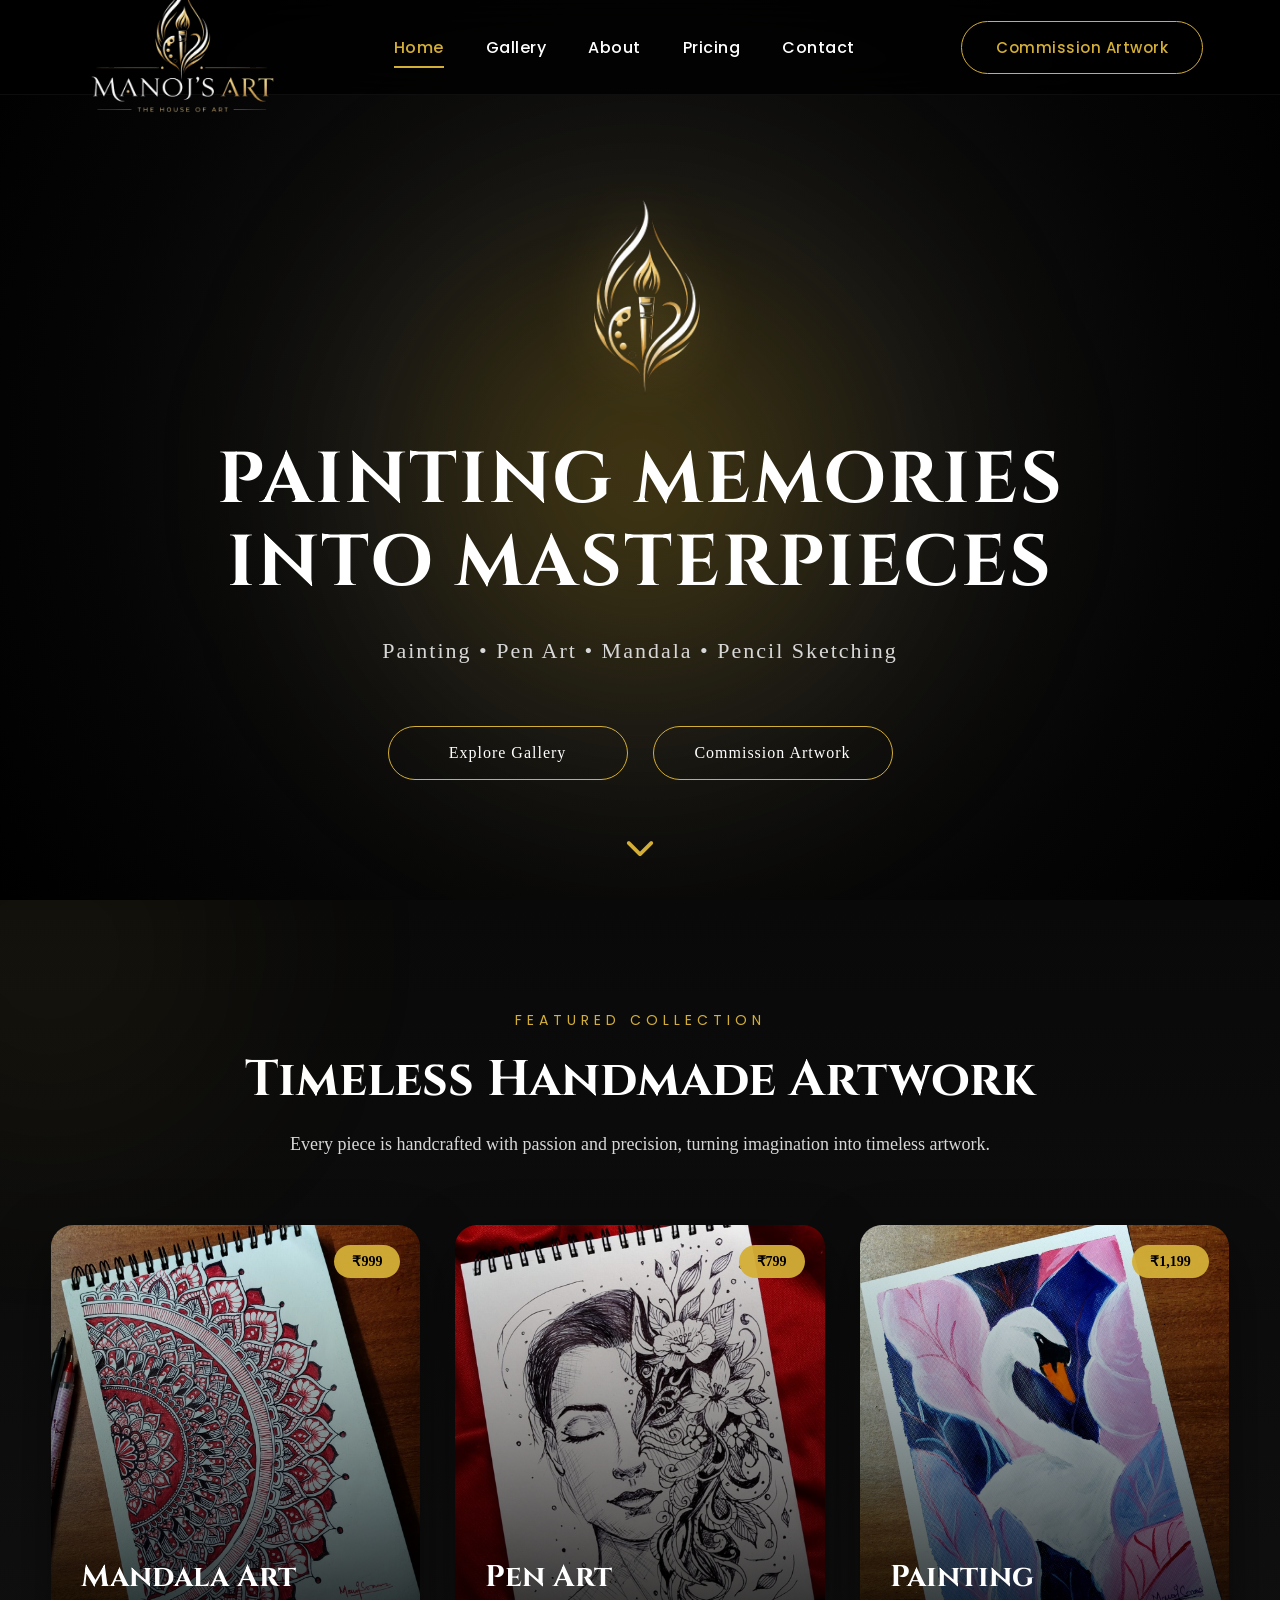
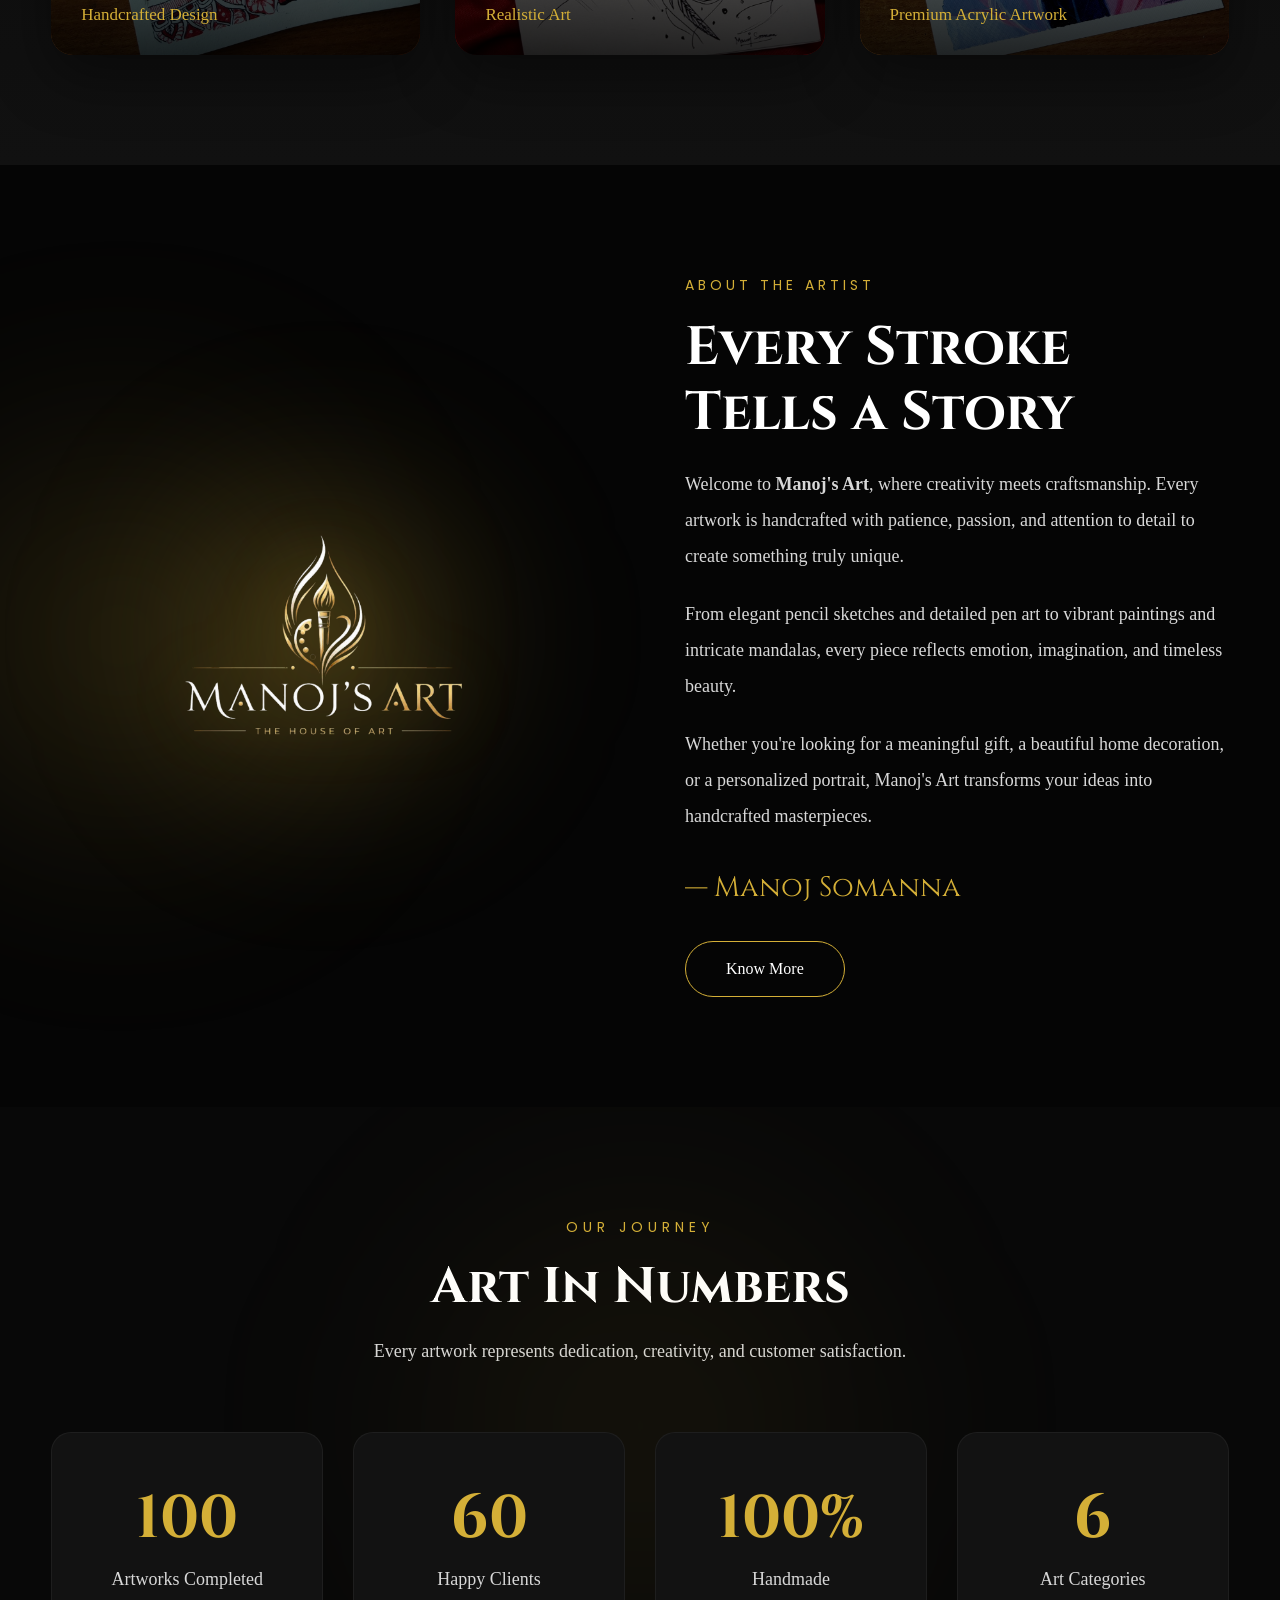
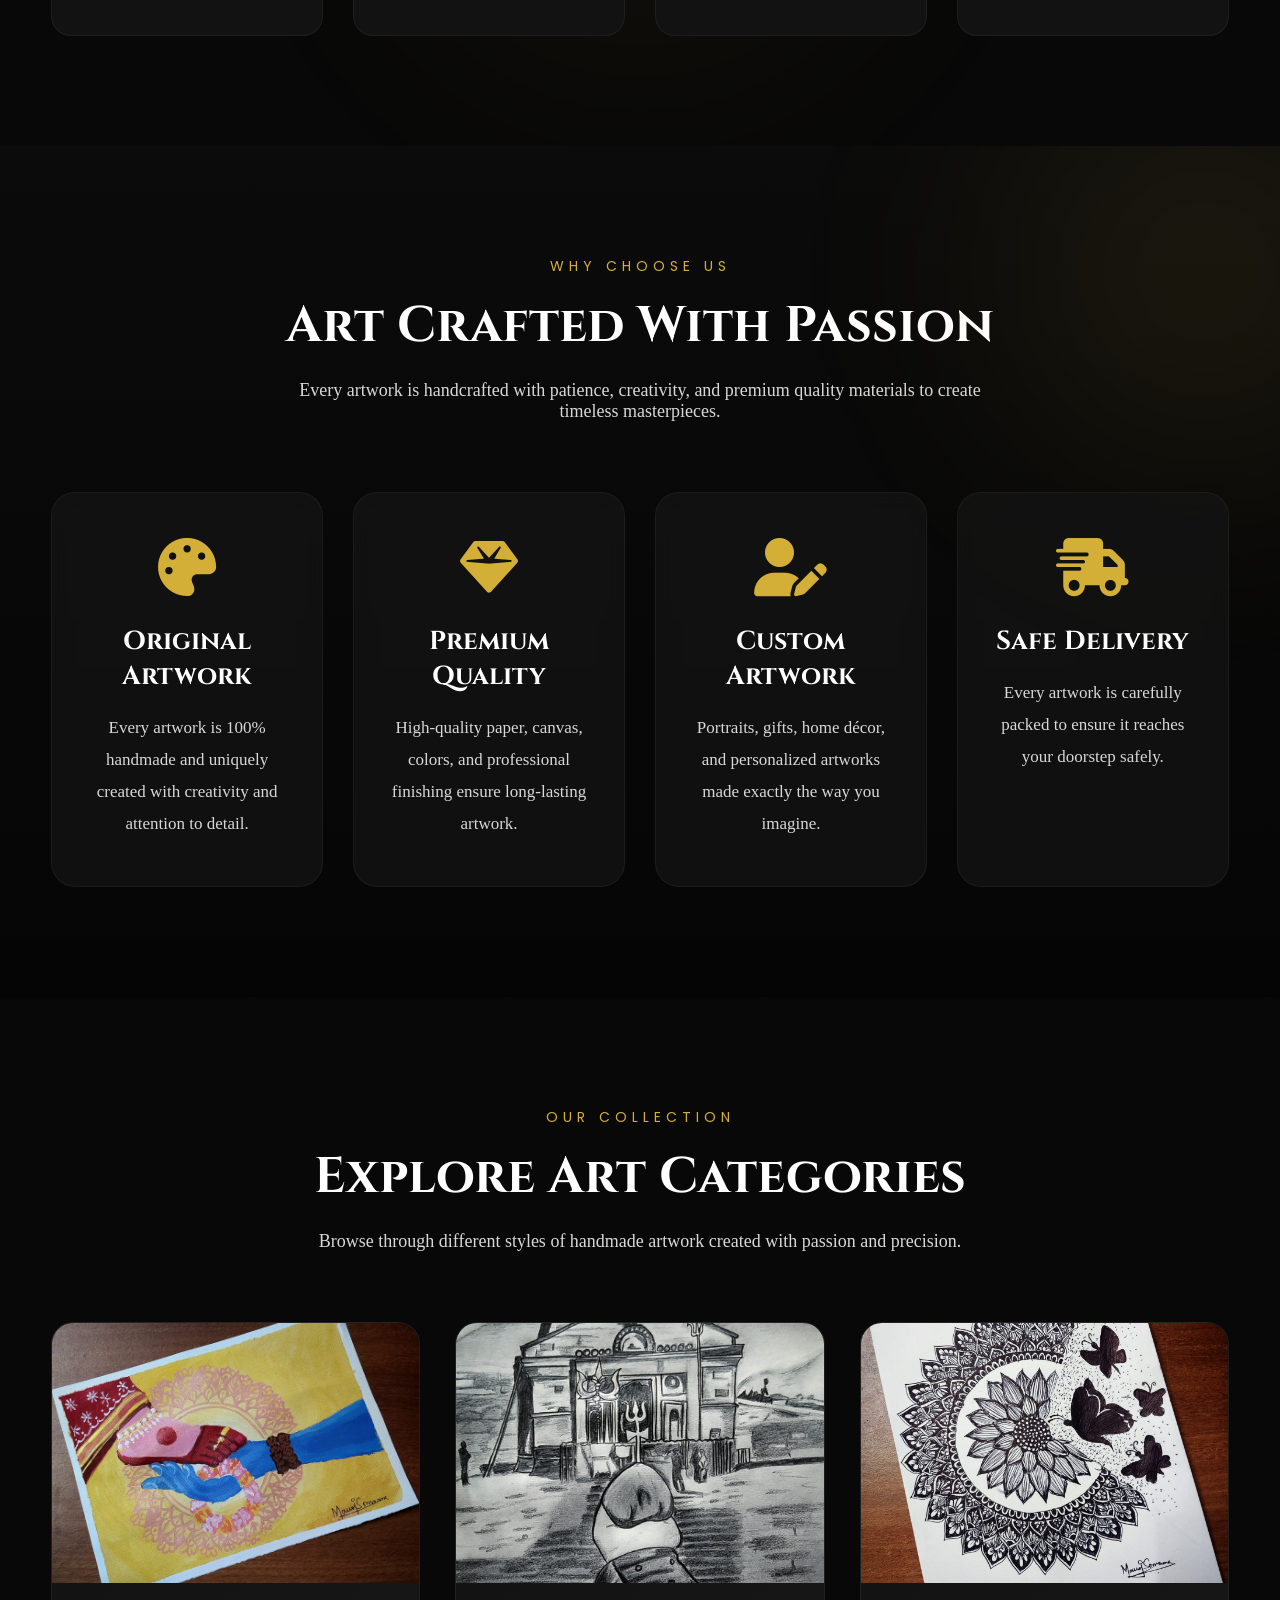
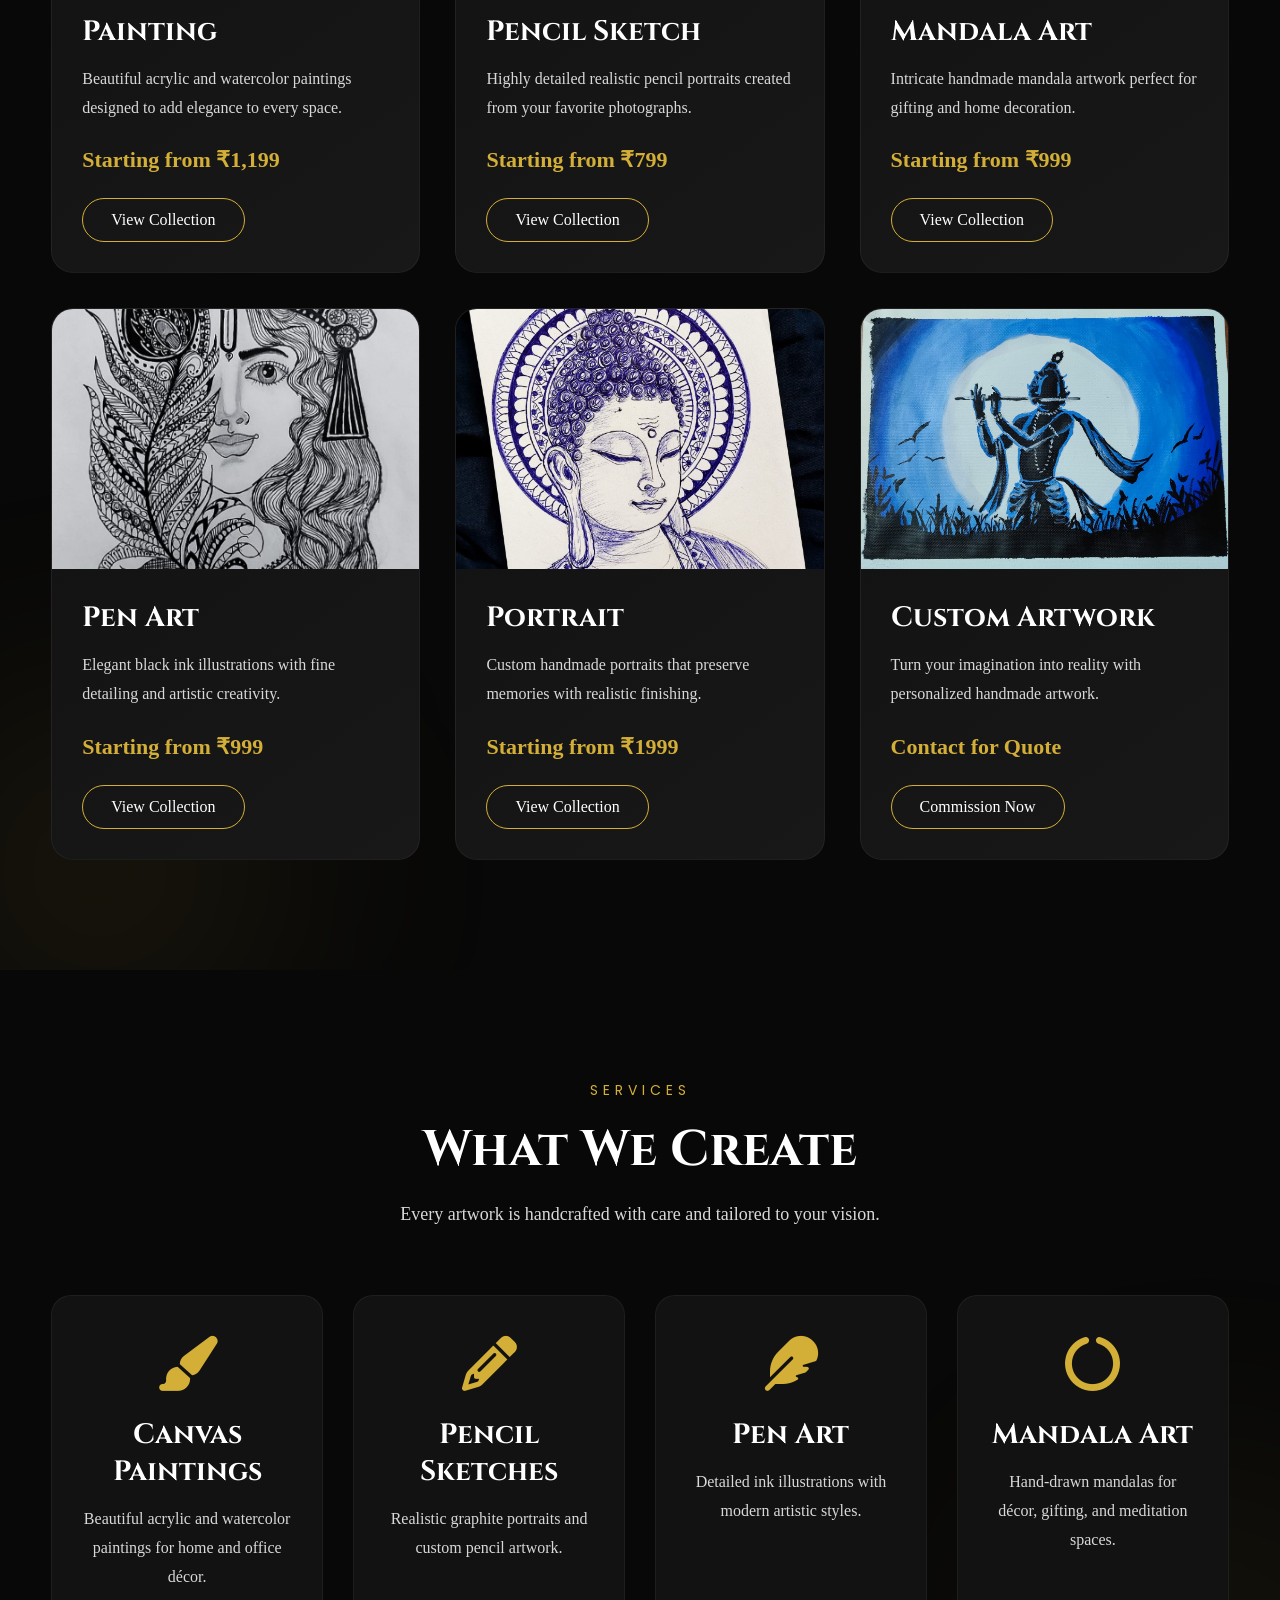
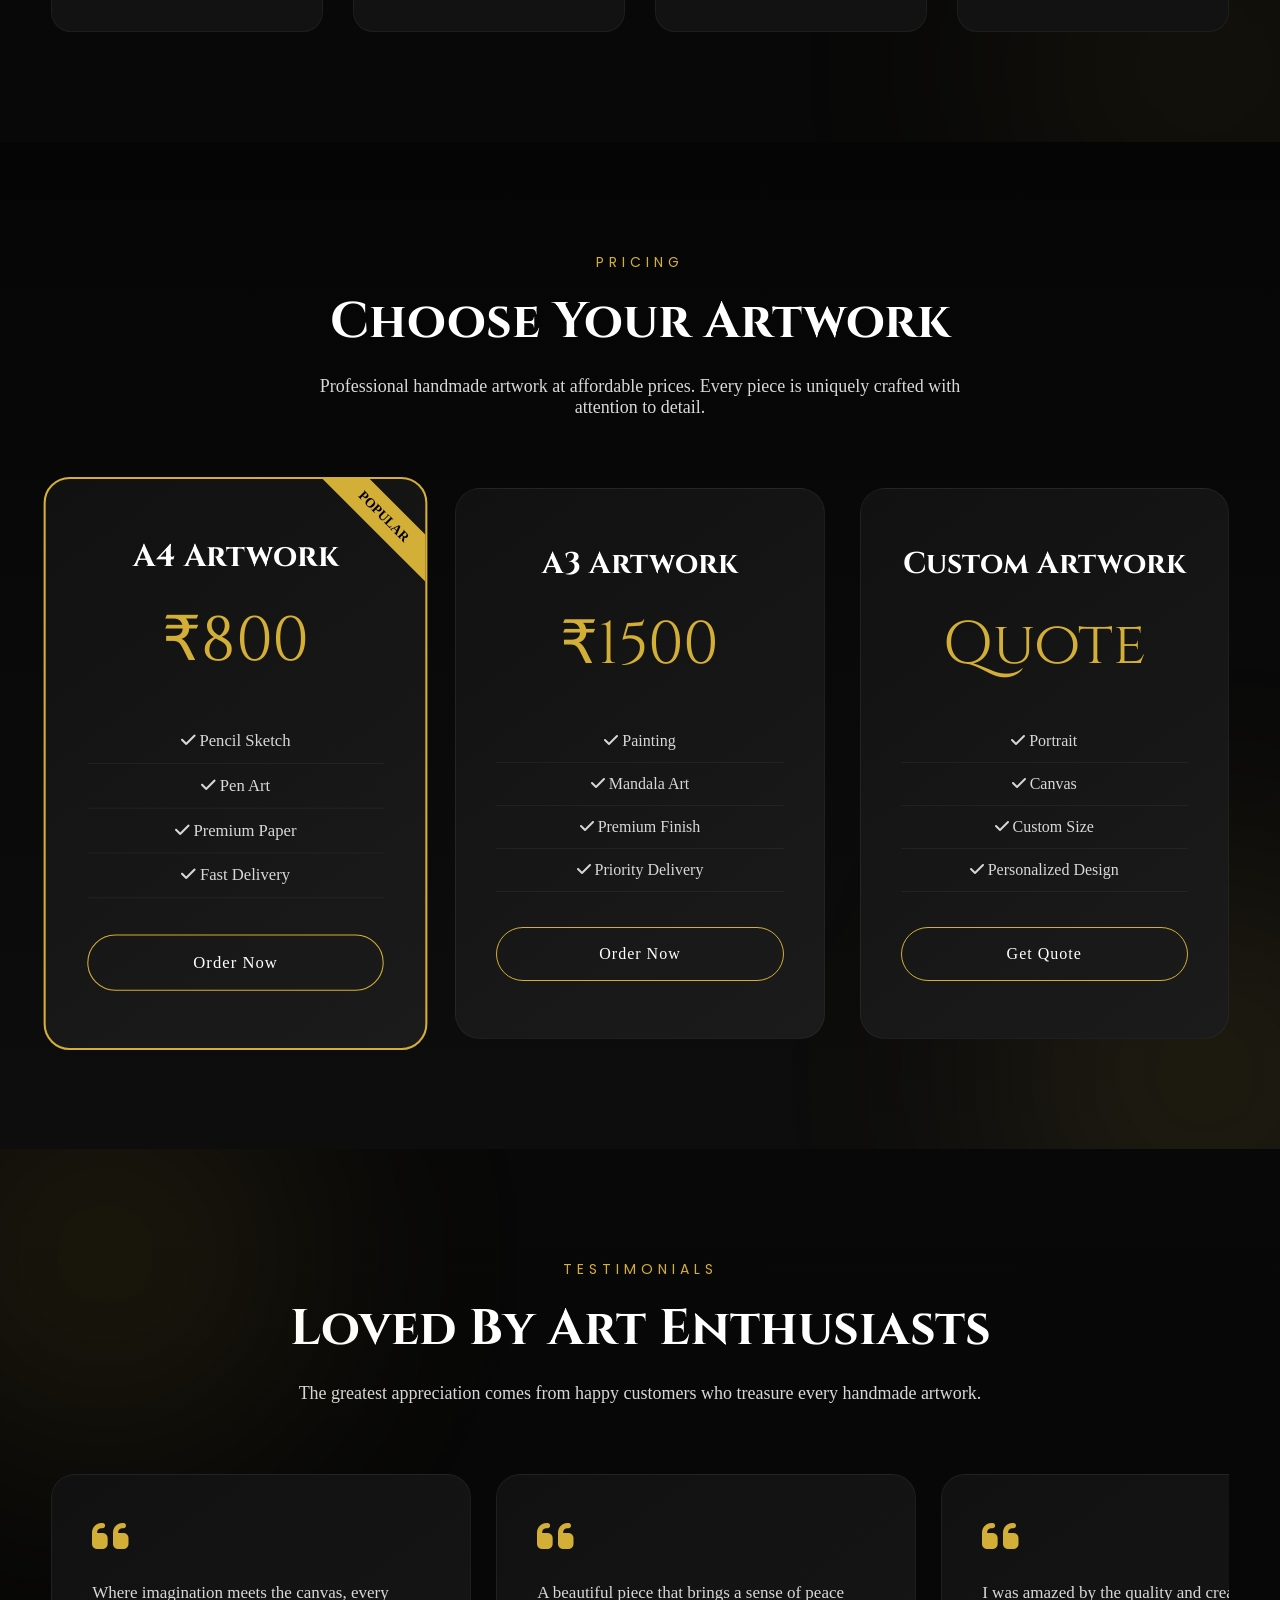
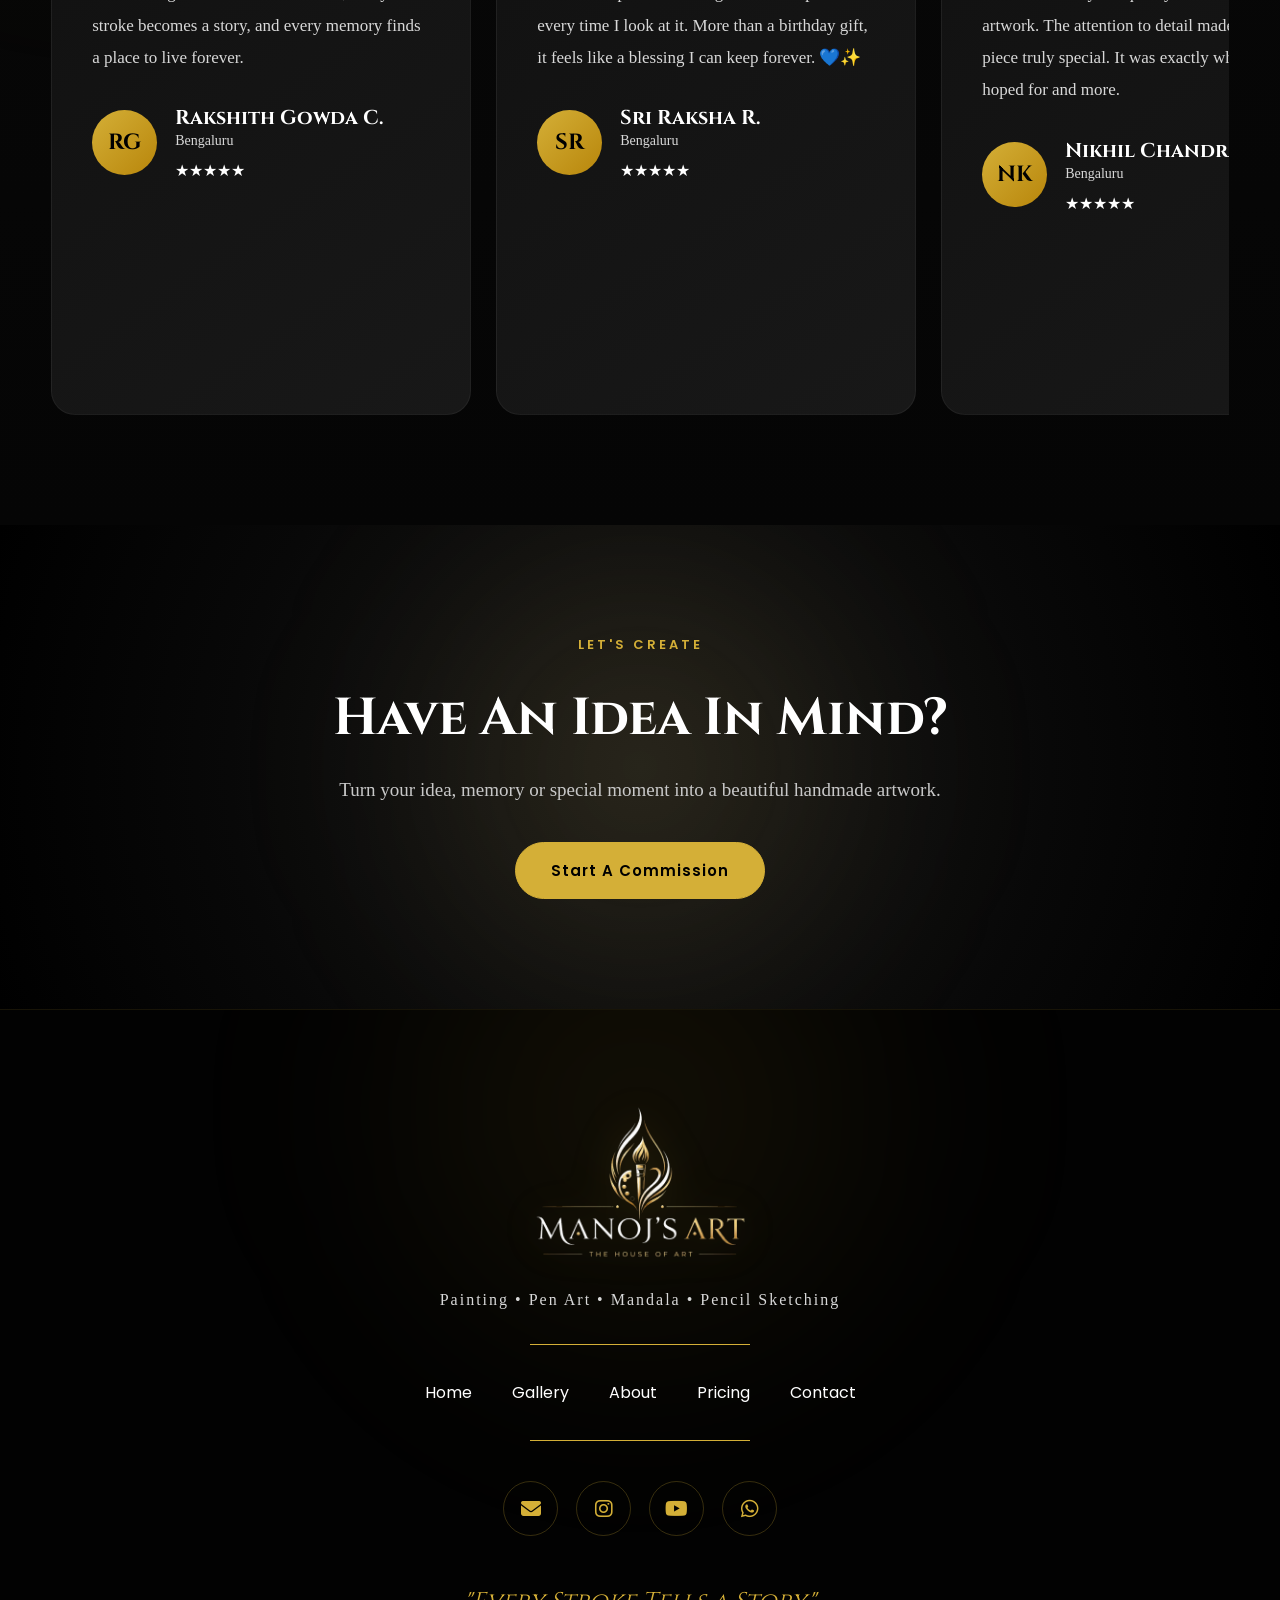
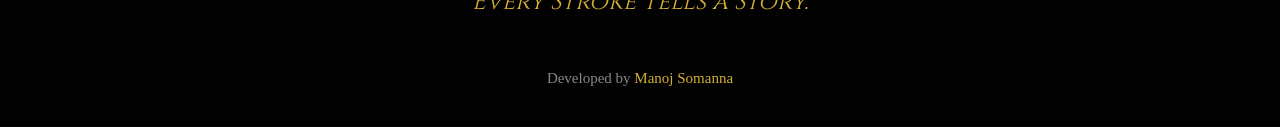
<file: index.html>
<!DOCTYPE html>
<html lang="en">

<head>

    <meta charset="UTF-8">

    <meta http-equiv="X-UA-Compatible" content="IE=edge">

    <meta name="viewport" content="width=device-width, initial-scale=1.0">

    <title>Manoj's Art | Painting • Pen Art • Mandala • Pencil Sketching</title>

    <meta name="description"
        content="Premium handmade paintings, pencil sketches, pen art and mandala artwork by Manoj's Art. Custom artwork commissions available.">

    <meta name="keywords"
        content="Manoj's Art, Pencil Sketch, Mandala Art, Painting, Portrait, Handmade Art">

    <meta name="author" content="Manoj Somanna">

    <!-- Favicon -->

    <link rel="icon" href="images/logo1.png">

    <!-- Google Fonts -->

    <link
        href="https://fonts.googleapis.com/css2?family=Cinzel:wght@400;500;600;700;800&family=Poppins:wght@300;400;500;600;700&display=swap"
        rel="stylesheet">

    <!-- Font Awesome -->

    <link rel="stylesheet"
        href="https://cdnjs.cloudflare.com/ajax/libs/font-awesome/6.7.2/css/all.min.css">

    <!-- CSS -->

    <link rel="stylesheet" href="css/style.css">

</head>

<body>



<!-- ======================================
                LOADER
====================================== -->

<div id="loader">

    <img src="images/logo.png" alt="Loading">

</div>



<!-- ======================================
                HEADER
====================================== -->

<header>

<nav>

<div class="logo">

<a href="index.html">

<img src="images/off_logo.png" alt="Manoj's Art">

</a>

</div>



<ul class="nav-links">

<li><a href="#home" class="active">Home</a></li>

<li><a href="gallery.html">Gallery</a></li>

<li><a href="about.html">About</a></li>

<li><a href="pricing.html">Pricing</a></li>

<li><a href="contact.html">Contact</a></li>

</ul>



<a href="#contact" class="btn-nav">

Commission Artwork

</a>



<div class="menu-btn">

<i class="fas fa-bars"></i>

</div>

</nav>

</header>



<!-- ======================================
            MOBILE MENU
====================================== -->

<div class="mobile-menu">

<i class="fas fa-times close-menu"></i>

<a href="#home">Home</a>

<a href="gallery.html">Gallery</a>

<a href="about.html">About</a>


<a href="pricing.html">Pricing</a>

<a href="contact.html">Contact</a>

<a href="contact.html" class="mobile-btn">

Commission Artwork

</a>

</div>



<!-- ======================================
                HERO
====================================== -->

<section class="hero reveal" id="home">

<div class="hero-content">

<img src="images/logo.png"

class="hero-logo"

alt="Manoj's Art Logo">



<h1>

Painting Memories

<br>

Into Masterpieces

</h1>



<p>

Painting • Pen Art • Mandala • Pencil Sketching

</p>



<div class="hero-buttons">

<a href="#featured" class="btn">

Explore Gallery

</a>

<a href="#contact" class="btn">

Commission Artwork

</a>

</div>

</div>



<div class="scroll-down">

<i class="fas fa-chevron-down"></i>

</div>

</section>
<!--=====================================
        FEATURED COLLECTION
======================================-->

<section class="featured reveal" id="featured">

    <div class="container">

        <div class="section-title">

            <span class="section-subtitle">
                FEATURED COLLECTION
            </span>

            <h2>
                Timeless Handmade Artwork
            </h2>

            <p>
                Every piece is handcrafted with passion and precision, turning imagination into timeless artwork.
            </p>

        </div>

        <div class="featured-grid">

            <!-- Card 1 -->

            <div class="art-card">

                <img src="images/Mandala.jpeg" alt="Painting">

                <div class="price-tag">
                    ₹999
                </div>

                <div class="view-art">

                    <a href="gallery.html">

                        View Details

                    </a>

                </div>

                <div class="art-info">

                    <h3>Mandala Art</h3>

                    <p>Handcrafted Design</p>

                </div>

            </div>

            <!-- Card 2 -->

            <div class="art-card">

                <img src="images/Pen.jpeg" alt="Pencil Sketch">

                <div class="price-tag">
                    ₹799
                </div>

                <div class="view-art">

                    <a href="gallery.html">

                        View Details

                    </a>

                </div>

                <div class="art-info">

                    <h3>Pen Art</h3>

                    <p>Realistic Art</p>

                </div>

            </div>

            <!-- Card 3 -->

            <div class="art-card">

                <img src="images/Painting.jpeg" alt="Mandala">

                <div class="price-tag">
                    ₹1,199
                </div>

                <div class="view-art">

                    <a href="gallery.html">

                        View Details

                    </a>

                </div>

                <div class="art-info">

                    <h3>Painting</h3>

                    <p>Premium Acrylic Artwork</p>

                </div>

            </div>

        </div>

    </div>

</section>



<!--=====================================
                ABOUT
======================================-->

<section class="about reveal" id="about">

<div class="container">

<div class="about-left">

<img src="images/off_logo.png"

alt="Manoj's Art">

</div>

<div class="about-right">

<span>

ABOUT THE ARTIST

</span>

<h2>

Every Stroke Tells a Story

</h2>

<p>

Welcome to <strong>Manoj's Art</strong>, where creativity meets craftsmanship. Every artwork is handcrafted with patience, passion, and attention to detail to create something truly unique.

</p>

<p>

From elegant pencil sketches and detailed pen art to vibrant paintings and intricate mandalas, every piece reflects emotion, imagination, and timeless beauty.

</p>

<p>

Whether you're looking for a meaningful gift, a beautiful home decoration, or a personalized portrait, Manoj's Art transforms your ideas into handcrafted masterpieces.

</p>

<div class="artist-sign">

— Manoj Somanna

</div>

<a href="about.html"

class="about-btn">

Know More

</a>

</div>

</div>

</section>



<!--=====================================
            ARTIST STATISTICS
======================================-->

<section class="statistics reveal">

    <div class="container">

        <div class="section-title">

            <span class="section-subtitle">
                OUR JOURNEY
            </span>

            <h2>
                Art In Numbers
            </h2>

            <p>
                Every artwork represents dedication,
                creativity, and customer satisfaction.
            </p>

        </div>


        <div class="stats-grid">


            <!-- ARTWORKS -->

            <div class="stat-box">

                <h2 class="counter" data-target="100">
                    100
                </h2>

                <p>
                    Artworks Completed
                </p>

            </div>


            <!-- CLIENTS -->

            <div class="stat-box">

                <h2 class="counter" data-target="60">
                    60
                </h2>

                <p>
                    Happy Clients
                </p>

            </div>


            <!-- HANDMADE -->

            <div class="stat-box">

                <h2>
                    100%
                </h2>

                <p>
                    Handmade
                </p>

            </div>


            <!-- CATEGORIES -->

            <div class="stat-box">

                <h2>
                    6
                </h2>

                <p>
                    Art Categories
                </p>

            </div>


        </div>

    </div>

</section>
<!--=====================================
        WHY CHOOSE MANOJ'S ART
======================================-->

<section class="why-us reveal">

    <div class="container">

        <div class="section-title">

            <span class="section-subtitle">

                WHY CHOOSE US

            </span>

            <h2>

                Art Crafted With Passion

            </h2>

            <p>

                Every artwork is handcrafted with patience, creativity, and premium quality materials to create timeless masterpieces.

            </p>

        </div>

        <div class="why-grid">

            <!-- Card 1 -->

            <div class="why-card">

                <i class="fas fa-palette"></i>

                <h3>

                    Original Artwork

                </h3>

                <p>

                    Every artwork is 100% handmade and uniquely created with creativity and attention to detail.

                </p>

            </div>

            <!-- Card 2 -->

            <div class="why-card">

                <i class="fas fa-gem"></i>

                <h3>

                    Premium Quality

                </h3>

                <p>

                    High-quality paper, canvas, colors, and professional finishing ensure long-lasting artwork.

                </p>

            </div>

            <!-- Card 3 -->

            <div class="why-card">

                <i class="fas fa-user-edit"></i>

                <h3>

                    Custom Artwork

                </h3>

                <p>

                    Portraits, gifts, home décor, and personalized artworks made exactly the way you imagine.

                </p>

            </div>

            <!-- Card 4 -->

            <div class="why-card">

                <i class="fas fa-truck-fast"></i>

                <h3>

                    Safe Delivery

                </h3>

                <p>

                    Every artwork is carefully packed to ensure it reaches your doorstep safely.

                </p>

            </div>

        </div>

    </div>

</section>



<!--=====================================
        ART CATEGORIES
======================================-->

<section class="categories reveal" id="categories">

<div class="container">

<div class="section-title">

<span class="section-subtitle">

OUR COLLECTION

</span>

<h2>

Explore Art Categories

</h2>

<p>

Browse through different styles of handmade artwork created with passion and precision.

</p>

</div>

<div class="category-grid">



<!-- Painting -->

<div class="category-card">

<img src="images/paint.jpeg" alt="Painting">

<div class="category-content">

<h3>

Painting

</h3>

<p>

Beautiful acrylic and watercolor paintings designed to add elegance to every space.

</p>

<div class="category-price">

Starting from ₹1,199

</div>

<a href="gallery.html" class="category-btn">

View Collection

</a>

</div>

</div>



<!-- Pencil Sketch -->

<div class="category-card">

<img src="images/pencil.jpeg" alt="Pencil Sketch">

<div class="category-content">

<h3>

Pencil Sketch

</h3>

<p>

Highly detailed realistic pencil portraits created from your favorite photographs.

</p>

<div class="category-price">

Starting from ₹799

</div>

<a href="gallery.html" class="category-btn">

View Collection

</a>

</div>

</div>



<!-- Mandala -->

<div class="category-card">

<img src="images/mandalart.jpeg" alt="Mandala Art">

<div class="category-content">

<h3>

Mandala Art

</h3>

<p>

Intricate handmade mandala artwork perfect for gifting and home decoration.

</p>

<div class="category-price">

Starting from ₹999

</div>

<a href="gallery.html" class="category-btn">

View Collection

</a>

</div>

</div>



<!-- Pen Art -->

<div class="category-card">

<img src="images/penart.jpeg" alt="Pen Art">

<div class="category-content">

<h3>

Pen Art

</h3>

<p>

Elegant black ink illustrations with fine detailing and artistic creativity.

</p>

<div class="category-price">

Starting from ₹999

</div>

<a href="gallery.html" class="category-btn">

View Collection

</a>

</div>

</div>



<!-- Portrait -->

<div class="category-card">

<img src="images/potrait.jpeg" alt="Portrait">

<div class="category-content">

<h3>

Portrait

</h3>

<p>

Custom handmade portraits that preserve memories with realistic finishing.

</p>

<div class="category-price">

Starting from ₹1999

</div>

<a href="gallery.html" class="category-btn">

View Collection

</a>

</div>

</div>



<!-- Custom -->

<div class="category-card">

<img src="images/custom.jpeg" alt="Custom Artwork">

<div class="category-content">

<h3>

Custom Artwork

</h3>

<p>

Turn your imagination into reality with personalized handmade artwork.

</p>

<div class="category-price">

Contact for Quote

</div>

<a href="#contact" class="category-btn">

Commission Now

</a>

</div>

</div>

</div>

</div>

</section>



<!--=====================================
        SERVICES
======================================-->

<section class="services reveal">

<div class="container">

<div class="section-title">

<span class="section-subtitle">

SERVICES

</span>

<h2>

What We Create

</h2>

<p>

Every artwork is handcrafted with care and tailored to your vision.

</p>

</div>

<div class="services-grid">

<div class="service-card">

<i class="fas fa-paint-brush"></i>

<h3>

Canvas Paintings

</h3>

<p>

Beautiful acrylic and watercolor paintings for home and office décor.

</p>

</div>

<div class="service-card">

<i class="fas fa-pencil-alt"></i>

<h3>

Pencil Sketches

</h3>

<p>

Realistic graphite portraits and custom pencil artwork.

</p>

</div>

<div class="service-card">

<i class="fas fa-feather"></i>

<h3>

Pen Art

</h3>

<p>

Detailed ink illustrations with modern artistic styles.

</p>

</div>

<div class="service-card">

<i class="fas fa-circle-notch"></i>

<h3>

Mandala Art

</h3>

<p>

Hand-drawn mandalas for décor, gifting, and meditation spaces.

</p>

</div>

</div>

</div>

</section>
<!--=====================================
                PRICING
======================================-->

<section class="pricing reveal" id="pricing">

<div class="container">

<div class="section-title">

<span class="section-subtitle">

PRICING

</span>

<h2>

Choose Your Artwork

</h2>

<p>

Professional handmade artwork at affordable prices. Every piece is uniquely crafted with attention to detail.

</p>

</div>

<div class="pricing-grid">

<!-- Card 1 -->

<div class="price-card featured-price">
    <div class="popular">

POPULAR

</div>

<h3>A4 Artwork</h3>

<div class="price">

₹800

</div>

<ul>

<li><i class="fas fa-check"></i> Pencil Sketch</li>

<li><i class="fas fa-check"></i> Pen Art</li>

<li><i class="fas fa-check"></i> Premium Paper</li>

<li><i class="fas fa-check"></i> Fast Delivery</li>

</ul>

<a href="#contact" class="btn">

Order Now

</a>

</div>



<!-- Card 2 -->

<div class="price-card">

<h3>A3 Artwork</h3>

<div class="price">

₹1500

</div>

<ul>

<li><i class="fas fa-check"></i> Painting</li>

<li><i class="fas fa-check"></i> Mandala Art</li>

<li><i class="fas fa-check"></i> Premium Finish</li>

<li><i class="fas fa-check"></i> Priority Delivery</li>

</ul>

<a href="#contact" class="btn">

Order Now

</a>

</div>



<!-- Card 3 -->

<div class="price-card">

<h3>Custom Artwork</h3>

<div class="price">

Quote

</div>

<ul>

<li><i class="fas fa-check"></i> Portrait</li>

<li><i class="fas fa-check"></i> Canvas</li>

<li><i class="fas fa-check"></i> Custom Size</li>

<li><i class="fas fa-check"></i> Personalized Design</li>

</ul>

<a href="#contact" class="btn">

Get Quote

</a>

</div>

</div>

</div>

</section>




<!--=====================================
            TESTIMONIALS
======================================-->

<section class="testimonials reveal">

    <div class="container">

        <div class="section-title">

            <span class="section-subtitle">
                TESTIMONIALS
            </span>

            <h2>
                Loved By Art Enthusiasts
            </h2>

            <p>
                The greatest appreciation comes from happy
                customers who treasure every handmade artwork.
            </p>

        </div>


        <!-- TESTIMONIAL SLIDER -->

        <div class="testimonial-slider">

            <div class="testimonial-track">


                <!-- TESTIMONIAL 1 -->

                <div class="testimonial-card">

                    <i class="fas fa-quote-left"></i>

                    <p>
                        Where imagination meets the canvas,
                        every stroke becomes a story, and every
                        memory finds a place to live forever.
                    </p>

                    <div class="client">

                        <div class="client-img">
                            RG
                        </div>

                        <div class="client-info">

                            <h4>
                                Rakshith Gowda C.
                            </h4>

                            <span>
                                Bengaluru
                            </span>

                            <div class="stars">
                                ★★★★★
                            </div>

                        </div>

                    </div>

                </div>


                <!-- TESTIMONIAL 2 -->

                <div class="testimonial-card">

                    <i class="fas fa-quote-left"></i>

                    <p>
                        A beautiful piece that brings a sense of peace every time I look at it. More than a birthday gift, it feels like a blessing I can keep forever. 💙✨
                    </p>

                    <div class="client">

                        <div class="client-img">
                            SR
                        </div>

                        <div class="client-info">

                            <h4>
                                Sri Raksha R.
                            </h4>

                            <span>
                                Bengaluru
                            </span>

                            <div class="stars">
                                ★★★★★
                            </div>

                        </div>

                    </div>

                </div>


                <!-- TESTIMONIAL 3 -->

                <div class="testimonial-card">

                    <i class="fas fa-quote-left"></i>

                    <p>
                        I was amazed by the quality and creativity of the artwork. The attention to detail made the final piece truly special. It was exactly what I had hoped for and more.
                    </p>

                    <div class="client">

                        <div class="client-img">
                            NK
                        </div>

                        <div class="client-info">

                            <h4>
                                Nikhil Chandra K C.
                            </h4>

                            <span>
                                Bengaluru
                            </span>

                            <div class="stars">
                                ★★★★★
                            </div>

                        </div>

                    </div>

                </div>


                <!-- TESTIMONIAL 4 -->

                <div class="testimonial-card">

                    <i class="fas fa-quote-left"></i>

                    <p>
                        Honestly, I’m really impressed with how beautifully you’ve sketched my picture. You’ve captured my features and expressions so naturally, and the detailing is just amazing. I can see the amount of time, patience, and effort you’ve put into every little stroke. It actually feels really special to see myself in your artwork. You’ve done such a beautiful job thank you so much.
                    </p>

                    <div class="client">

                        <div class="client-img">
                            RV
                        </div>

                        <div class="client-info">

                            <h4>
                                Roshan Vegas.
                            </h4>

                            <span>
                                Bengaluru
                            </span>

                            <div class="stars">
                                ★★★★★
                            </div>

                        </div>

                    </div>

                </div>


                <!-- DUPLICATE FOR CONTINUOUS LOOP -->

                <div class="testimonial-card">

                    <i class="fas fa-quote-left"></i>

                    <p>
                        Where imagination meets the canvas,
                        every stroke becomes a story, and every
                        memory finds a place to live forever.
                    </p>

                    <div class="client">

                        <div class="client-img">
                            RG
                        </div>

                        <div class="client-info">

                            <h4>
                                Rakshith Gowda C.
                            </h4>

                            <span>
                                Bengaluru
                            </span>

                            <div class="stars">
                                ★★★★★
                            </div>

                        </div>

                    </div>

                </div>


                <div class="testimonial-card">

                    <i class="fas fa-quote-left"></i>

                    <p>
                        The mandala artwork is simply stunning.
                        The craftsmanship is exceptional and
                        worth every rupee.
                    </p>

                    <div class="client">

                        <div class="client-img">
                            PS
                        </div>

                        <div class="client-info">

                            <h4>
                                Priya S.
                            </h4>

                            <span>
                                Mysuru
                            </span>

                            <div class="stars">
                                ★★★★★
                            </div>

                        </div>

                    </div>

                </div>


                <div class="testimonial-card">

                    <i class="fas fa-quote-left"></i>

                    <p>
                        I gifted a pencil sketch to my parents
                        and they absolutely loved it.
                        Thank you Manoj's Art!
                    </p>

                    <div class="client">

                        <div class="client-img">
                            AK
                        </div>

                        <div class="client-info">

                            <h4>
                                Arjun K.
                            </h4>

                            <span>
                                Mangaluru
                            </span>

                            <div class="stars">
                                ★★★★★
                            </div>

                        </div>

                    </div>

                </div>


                <div class="testimonial-card">

                    <i class="fas fa-quote-left"></i>

                    <p>
                        Beautifully crafted artwork with
                        incredible attention to detail.
                        The final result exceeded my expectations.
                    </p>

                    <div class="client">

                        <div class="client-img">
                            SN
                        </div>

                        <div class="client-info">

                            <h4>
                                Sneha N.
                            </h4>

                            <span>
                                Bengaluru
                            </span>

                            <div class="stars">
                                ★★★★★
                            </div>

                        </div>

                    </div>

                </div>


            </div>

        </div>

    </div>

</section>

<section class="home-contact-cta" id="contact">

    <div class="home-contact-content">

        <span class="section-subtitle">
            LET'S CREATE
        </span>

        <h2>
            Have An Idea In Mind?
        </h2>

        <p>
            Turn your idea, memory or special moment
            into a beautiful handmade artwork.
        </p>

        <a href="contact.html" class="btn">
            Start A Commission
        </a>

    </div>

</section>



<!--=====================================
            FOOTER
======================================-->

<footer class="footer">

<div class="container footer-container">

<div class="footer-logo">

<img src="images/off_logo.png"

alt="Manoj's Art">

</div>

<p class="footer-tagline">

Painting • Pen Art • Mandala • Pencil Sketching

</p>

<div class="footer-divider"></div>

<ul class="footer-menu">

<li><a href="#home">Home</a></li>

<li><a href="gallery.html">Gallery</a></li>

<li><a href="about.html">About</a></li>


<li><a href="pricing.html">Pricing</a></li>

<li><a href="contact.html">Contact</a></li>

</ul>

<div class="footer-divider"></div>

<div class="footer-social">

<a href="mailto:manoj9901811@gmail.com">

<i class="fas fa-envelope"></i>

</a>

<a href="https://www.instagram.com/art_by.manoj?utm_source=ig_web_button_share_sheet&igsh=ZDNlZDc0MzIxNw=="

target="_blank">

<i class="fab fa-instagram"></i>

</a>

<a href="https://www.youtube.com/@artby-manoj"

target="_blank">

<i class="fab fa-youtube"></i>

</a>

<a href="https://wa.me/919901811695"

target="_blank">

<i class="fab fa-whatsapp"></i>

</a>

</div>

<div class="footer-quote">

"Every Stroke Tells a Story."

</div>

<div class="footer-copy">

Developed by

<span>

Manoj Somanna

</span>



</div>

</div>

</footer>



<!--=====================================
        BACK TO TOP
======================================-->

<a href="#home"

id="topBtn">

<i class="fas fa-arrow-up"></i>

</a>



<!--=====================================
            JAVASCRIPT
======================================-->

<script src="js/script.js"></script>

</body>

</html>
</file>
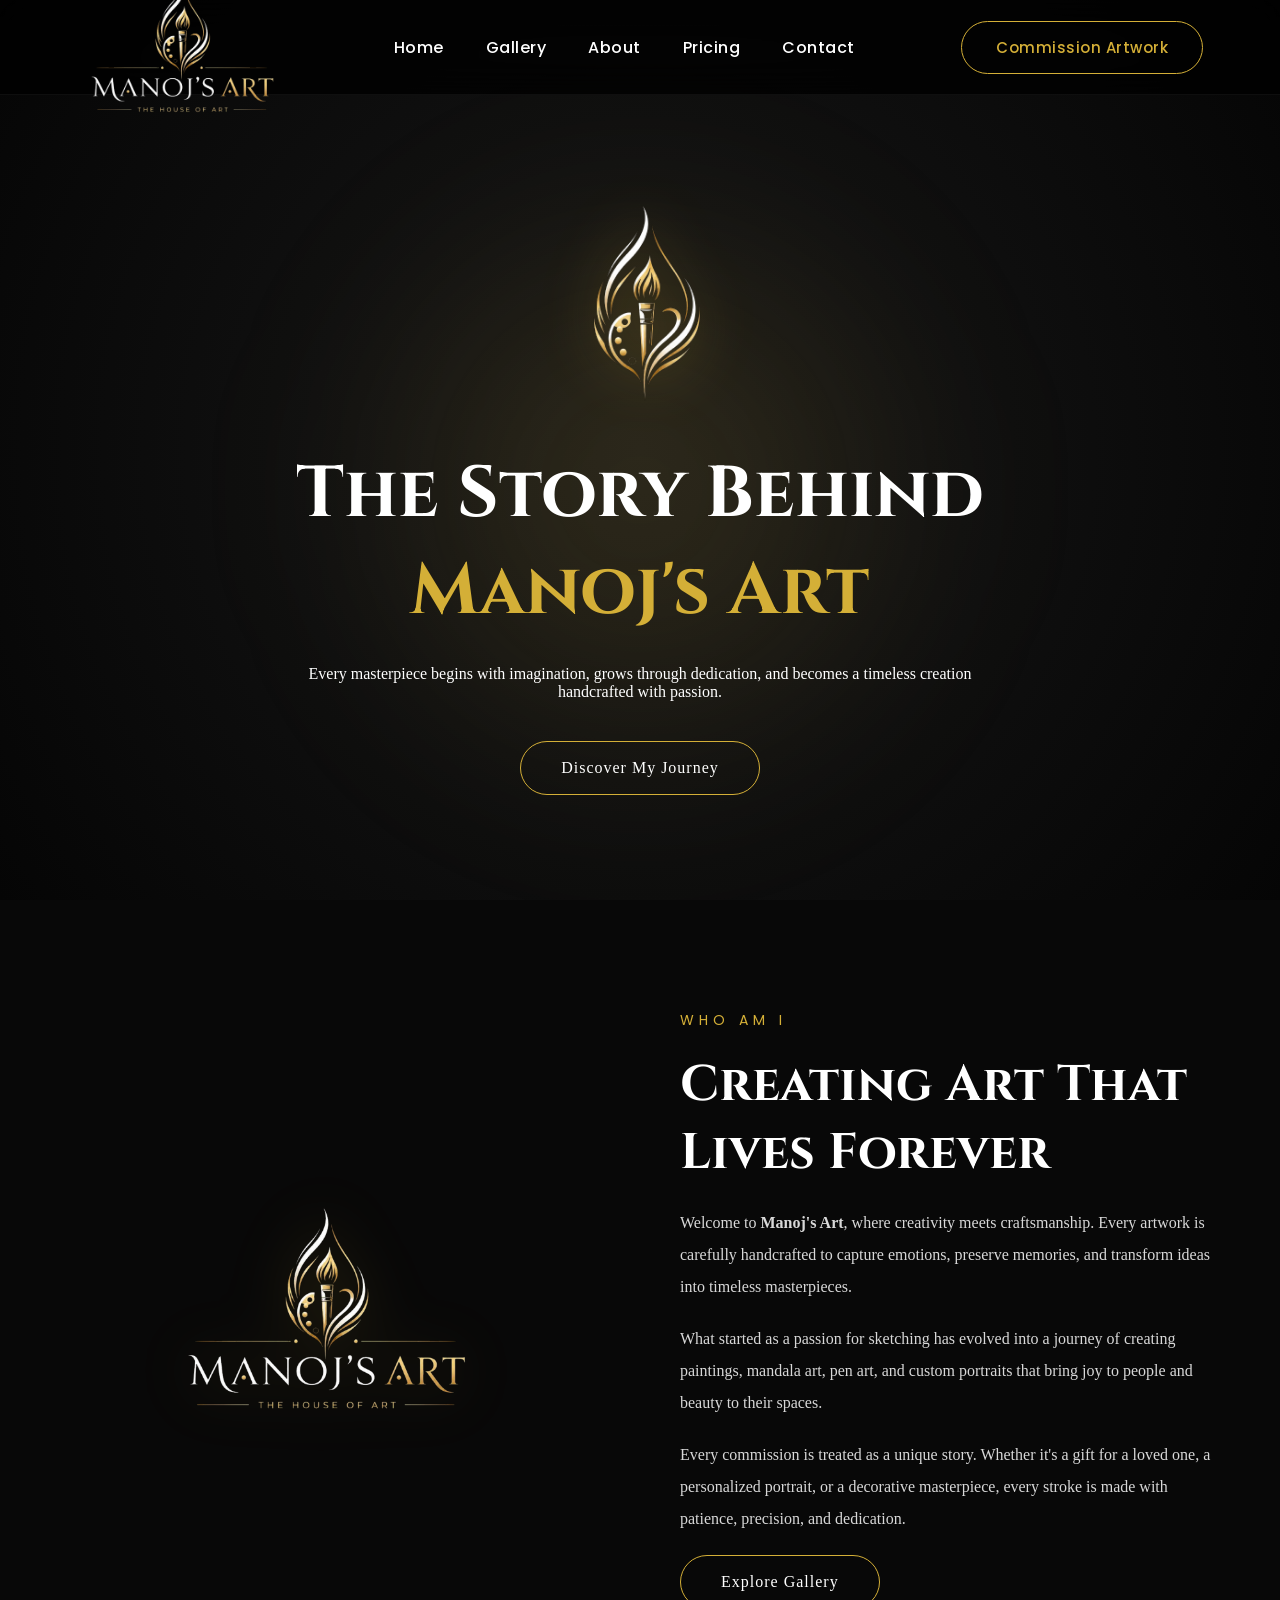
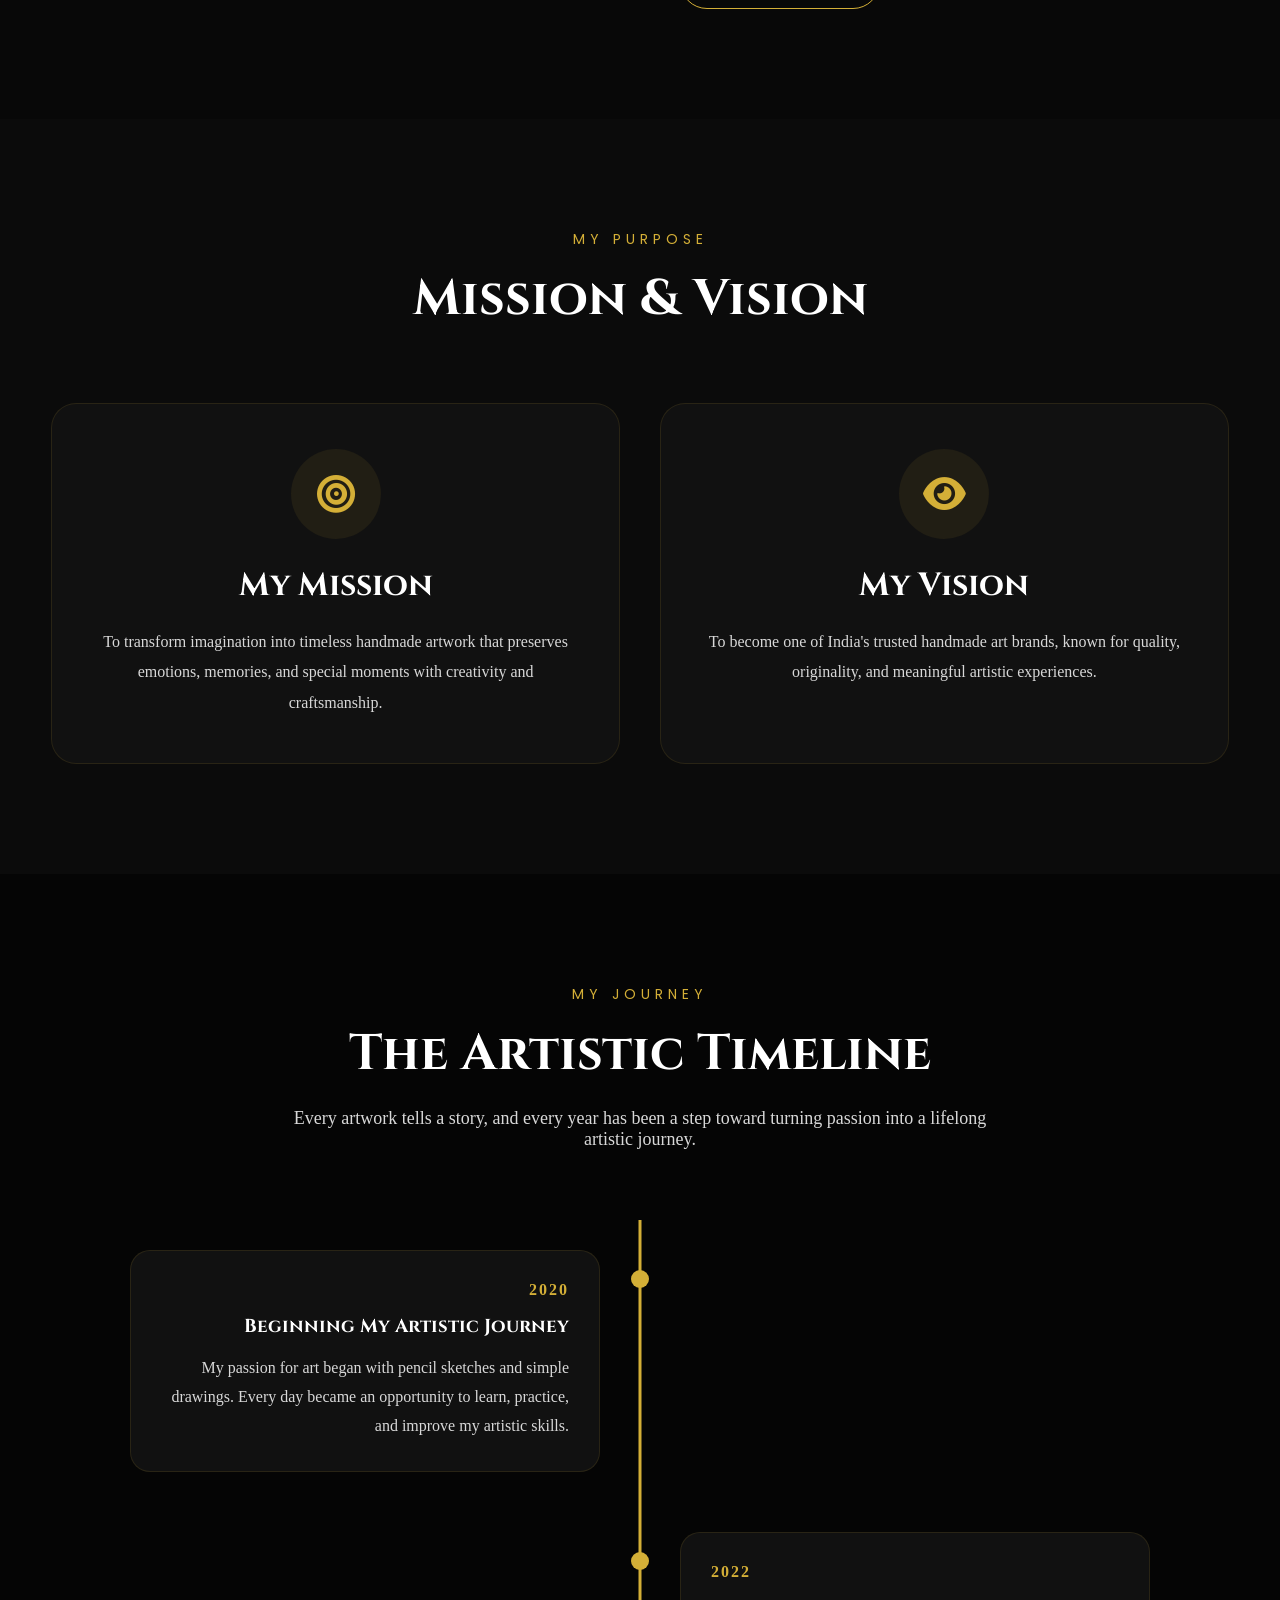
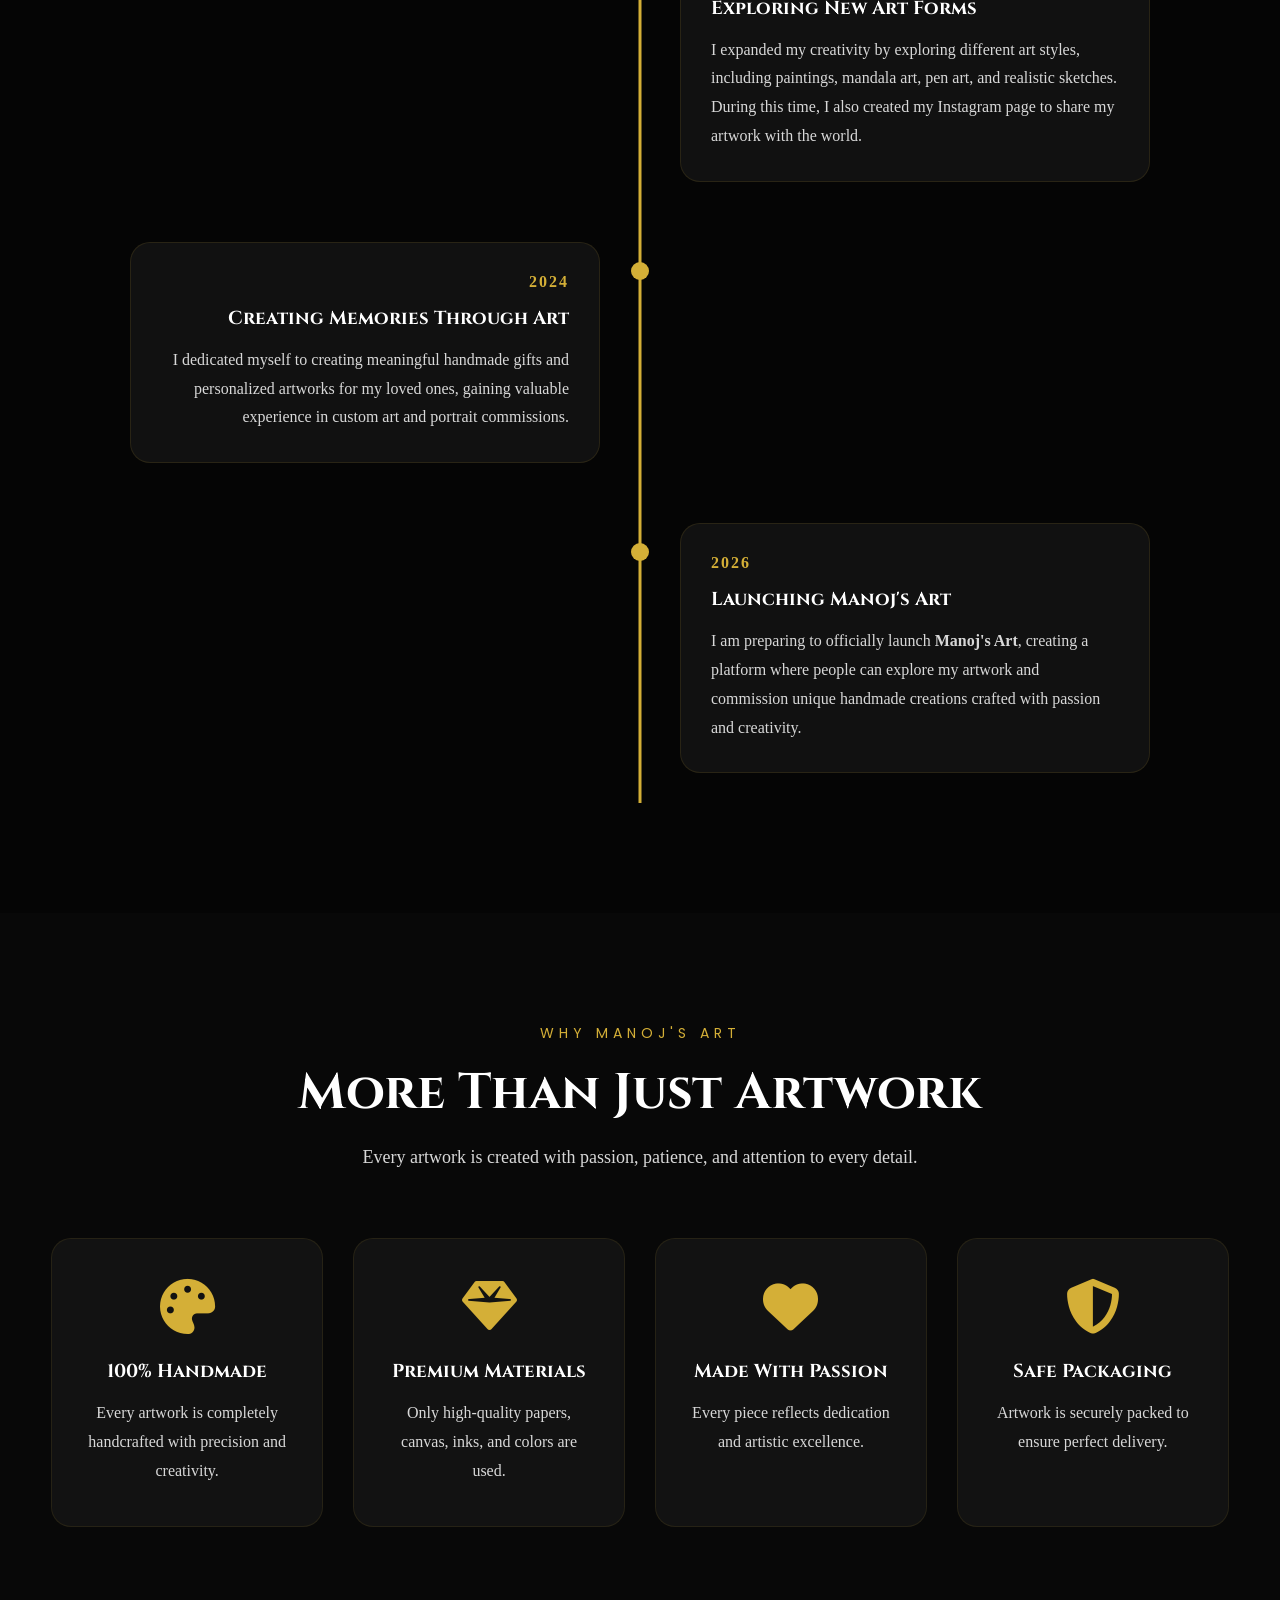
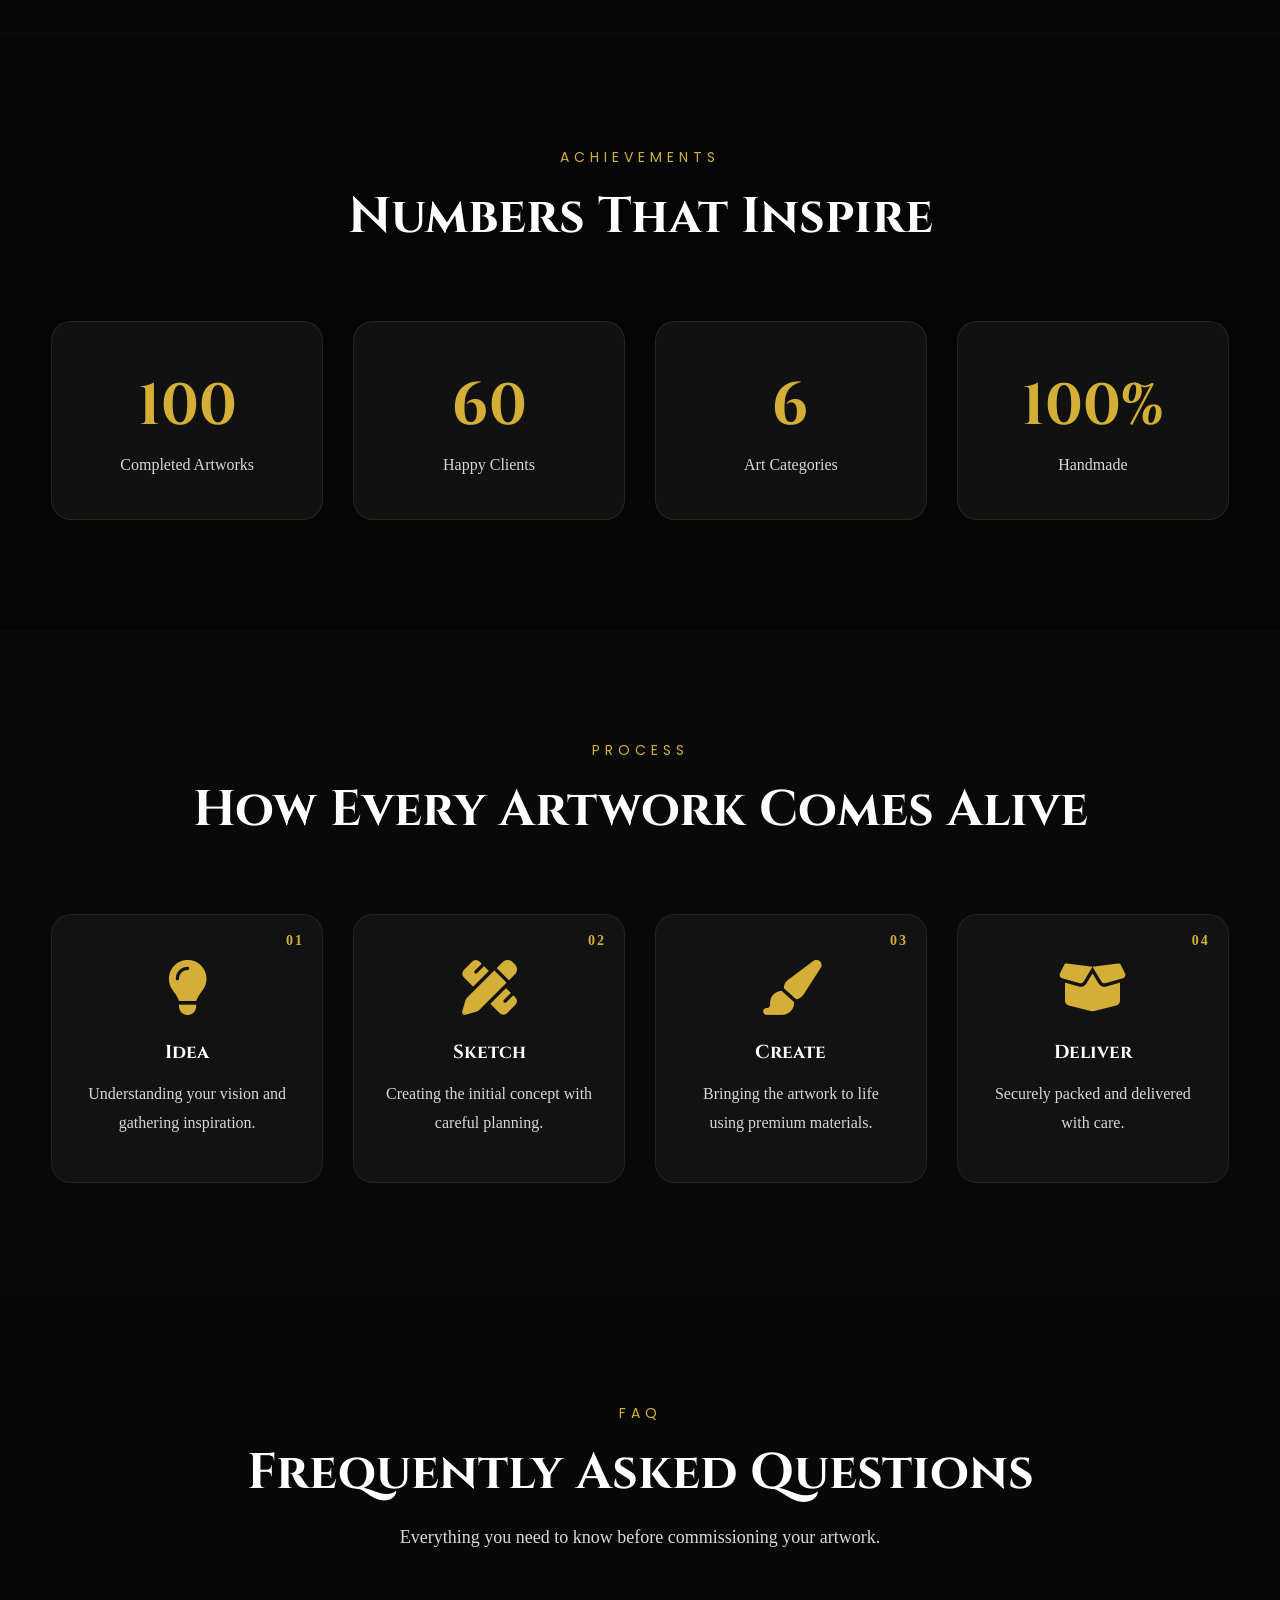
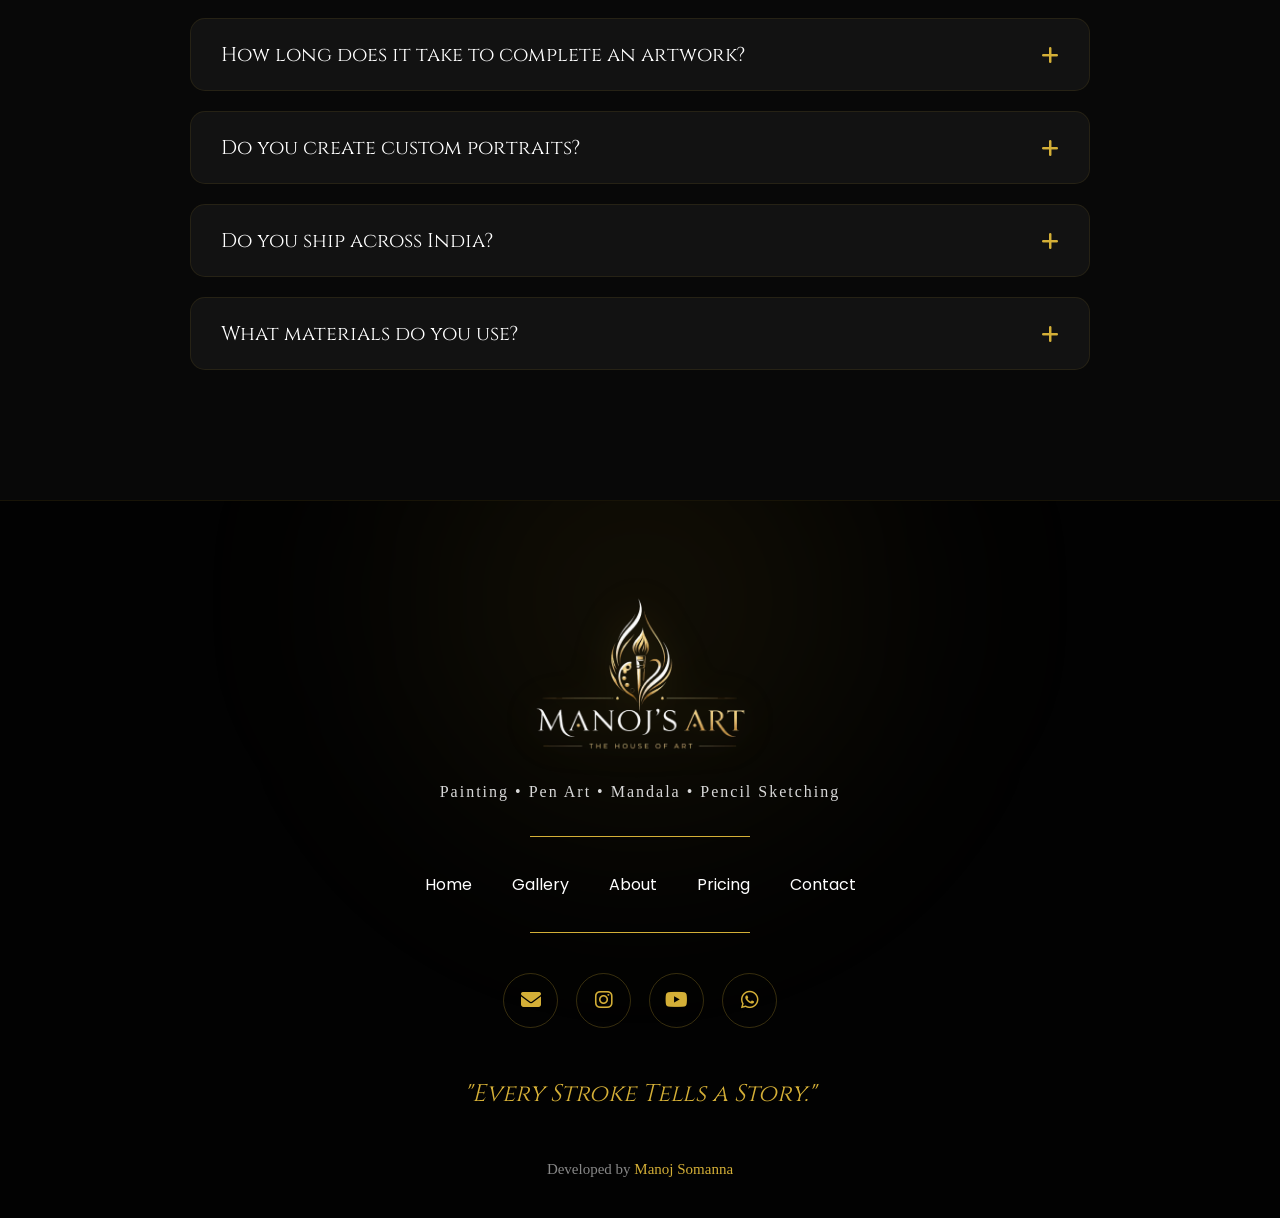
<file: about.html>
<!DOCTYPE html>
<html lang="en">

<head>

<meta charset="UTF-8">

<meta name="viewport" content="width=device-width, initial-scale=1.0">

<title>About | Manoj's Art</title>

<meta name="description"
content="Know the story behind Manoj's Art and the passion for creating handmade artworks.">

<link rel="icon" href="images/logo1.png">

<link rel="preconnect" href="https://fonts.googleapis.com">

<link rel="preconnect" href="https://fonts.gstatic.com" crossorigin>

<link href="https://fonts.googleapis.com/css2?family=Cinzel:wght@400;500;600;700;800&family=Poppins:wght@300;400;500;600;700&display=swap" rel="stylesheet">

<link rel="stylesheet"
href="https://cdnjs.cloudflare.com/ajax/libs/font-awesome/6.7.2/css/all.min.css">

<link rel="stylesheet" href="css/style.css">

</head>

<body>

<!-- Loader -->

<div id="loader">

<img src="images/logo.png" alt="Logo">

</div>

<!-- Header -->

<header>

<nav>

<div class="logo">

<a href="index.html">

<img src="images/off_logo.png" alt="Manoj's Art">

</a>

</div>

<ul class="nav-links">

<li><a href="index.html">Home</a></li>

<li><a href="gallery.html">Gallery</a></li>

<li><a href="about.html" class="active">About</a></li>

<li><a href="pricing.html">Pricing</a></li>

<li><a href="contact.html">Contact</a></li>

</ul>

<a href="contact.html" class="btn-nav">

Commission Artwork

</a>

<div class="menu-btn">

<i class="fas fa-bars"></i>

</div>

</nav>

</header>

<!-- Mobile Menu -->

<div class="mobile-menu">

<i class="fas fa-times close-menu"></i>

<a href="index.html">Home</a>

<a href="gallery.html">Gallery</a>

<a href="about.html">About</a>

<a href="pricing.html">Pricing</a>

<a href="contact.html">Contact</a>

<a href="contact.html" class="mobile-btn">

Commission Artwork

</a>

</div>

<!-- Hero -->

<section class="about-hero">

<div class="container">

<div class="about-hero-content">

<img src="images/logo.png" class="hero-logo" alt="Logo">

<h1>

The Story Behind

<span class="gold">

Manoj's Art

</span>

</h1>

<p>

Every masterpiece begins with imagination, grows through dedication, and becomes a timeless creation handcrafted with passion.

</p>

<a href="#artist-story" class="btn">

Discover My Journey

</a>

</div>

</div>

</section>

<!-- Artist Story -->

<section class="about-story reveal" id="artist-story">

<div class="container">

<div class="about-story-grid">

<div class="about-story-image">

<img src="images/off_logo.png" alt="Manoj's Art">

</div>

<div class="about-story-content">

<span class="section-subtitle">

WHO AM I

</span>

<h2>

Creating Art That Lives Forever

</h2>

<p>

Welcome to <strong>Manoj's Art</strong>, where creativity meets craftsmanship. Every artwork is carefully handcrafted to capture emotions, preserve memories, and transform ideas into timeless masterpieces.

</p>

<p>

What started as a passion for sketching has evolved into a journey of creating paintings, mandala art, pen art, and custom portraits that bring joy to people and beauty to their spaces.

</p>

<p>

Every commission is treated as a unique story. Whether it's a gift for a loved one, a personalized portrait, or a decorative masterpiece, every stroke is made with patience, precision, and dedication.

</p>

<a href="gallery.html" class="btn">

Explore Gallery

</a>

</div>

</div>

</div>

</section>
<!--=====================================
        MISSION & VISION
======================================-->

<section class="mission reveal">

    <div class="container">

        <div class="section-title">

            <span class="section-subtitle">
                MY PURPOSE
            </span>

            <h2>
                Mission & Vision
            </h2>

        </div>

        <div class="mission-grid">

            <div class="mission-card">

                <div class="mission-icon">
                    <i class="fas fa-bullseye"></i>
                </div>

                <h3>My Mission</h3>

                <p>
                    To transform imagination into timeless handmade artwork that preserves emotions, memories, and special moments with creativity and craftsmanship.
                </p>

            </div>

            <div class="mission-card">

                <div class="mission-icon">
                    <i class="fas fa-eye"></i>
                </div>

                <h3>My Vision</h3>

                <p>
                    To become one of India's trusted handmade art brands, known for quality, originality, and meaningful artistic experiences.
                </p>

            </div>

        </div>

    </div>

</section>



<!--=====================================
        ARTISTIC JOURNEY
======================================-->

<section class="journey reveal">

<div class="container">

<div class="section-title">

<span class="section-subtitle">

MY JOURNEY

</span>

<h2>

The Artistic Timeline

</h2>

<p>

Every artwork tells a story, and every year has been a step toward turning passion into a lifelong artistic journey.

</p>

</div>

<div class="timeline">

<div class="timeline-item left">

<div class="timeline-content">

<span>2020</span>

<h3>

Beginning My Artistic Journey
</h3>

<p>

 My passion for art began with pencil sketches and simple drawings. Every day became an opportunity to learn, practice, and improve my artistic skills.
</p>

</div>

</div>

<div class="timeline-item right">

<div class="timeline-content">

<span>2022</span>

<h3>

Exploring New Art Forms
</h3>

<p>

            I expanded my creativity by exploring different art styles, including paintings, mandala art, pen art, and realistic sketches. During this time, I also created my Instagram page to share my artwork with the world.

</p>

</div>

</div>

<div class="timeline-item left">

<div class="timeline-content">

<span>2024</span>

<h3>

Creating Memories Through Art
</h3>

<p>

            I dedicated myself to creating meaningful handmade gifts and personalized artworks for my loved ones, gaining valuable experience in custom art and portrait commissions.

</p>

</div>

</div>

<div class="timeline-item right">

<div class="timeline-content">

<span>2026</span>

<h3>

Launching Manoj's Art
</h3>

<p>

            I am preparing to officially launch <strong>Manoj's Art</strong>, creating a platform where people can explore my artwork and commission unique handmade creations crafted with passion and creativity.

</p>

</div>

</div>

</div>

</div>

</section>
<!--=====================================
        WHY MANOJ'S ART
======================================-->

<section class="why-about reveal">

    <div class="container">

        <div class="section-title">

            <span class="section-subtitle">
                WHY MANOJ'S ART
            </span>

            <h2>
                More Than Just Artwork
            </h2>

            <p>
                Every artwork is created with passion, patience, and attention to every detail.
            </p>

        </div>

        <div class="why-about-grid">

            <div class="why-about-card">
                <i class="fas fa-palette"></i>
                <h3>100% Handmade</h3>
                <p>Every artwork is completely handcrafted with precision and creativity.</p>
            </div>

            <div class="why-about-card">
                <i class="fas fa-gem"></i>
                <h3>Premium Materials</h3>
                <p>Only high-quality papers, canvas, inks, and colors are used.</p>
            </div>

            <div class="why-about-card">
                <i class="fas fa-heart"></i>
                <h3>Made With Passion</h3>
                <p>Every piece reflects dedication and artistic excellence.</p>
            </div>

            <div class="why-about-card">
                <i class="fas fa-shield-alt"></i>
                <h3>Safe Packaging</h3>
                <p>Artwork is securely packed to ensure perfect delivery.</p>
            </div>

        </div>

    </div>

</section>



<!--=====================================
            ACHIEVEMENTS
======================================-->

<section class="achievements reveal">

<div class="container">

<div class="section-title">

<span class="section-subtitle">

ACHIEVEMENTS

</span>

<h2>

Numbers That Inspire

</h2>

</div>

<div class="achievement-grid">

<div class="achievement-box">

<h2 class="counter" data-target="100">0</h2>

<p>Completed Artworks</p>

</div>

<div class="achievement-box">

<h2 class="counter" data-target="60">0</h2>

<p>Happy Clients</p>

</div>

<div class="achievement-box">

<h2 class="counter" data-target="6">0</h2>

<p>Art Categories</p>

</div>

<div class="achievement-box">

<h2>100%</h2>

<p>Handmade</p>

</div>

</div>

</div>

</section>



<!--=====================================
        CREATIVE PROCESS
======================================-->

<section class="process reveal">

<div class="container">

<div class="section-title">

<span class="section-subtitle">

PROCESS

</span>

<h2>

How Every Artwork Comes Alive

</h2>

</div>

<div class="process-grid">

<div class="process-card">

<div class="process-number">

01

</div>

<i class="fas fa-lightbulb"></i>

<h3>Idea</h3>

<p>

Understanding your vision and gathering inspiration.

</p>

</div>

<div class="process-card">

<div class="process-number">

02

</div>

<i class="fas fa-pencil-ruler"></i>

<h3>Sketch</h3>

<p>

Creating the initial concept with careful planning.

</p>

</div>

<div class="process-card">

<div class="process-number">

03

</div>

<i class="fas fa-paint-brush"></i>

<h3>Create</h3>

<p>

Bringing the artwork to life using premium materials.

</p>

</div>

<div class="process-card">

<div class="process-number">

04

</div>

<i class="fas fa-box-open"></i>

<h3>Deliver</h3>

<p>

Securely packed and delivered with care.

</p>

</div>

</div>

</div>

</section>
<!--=====================================
                FAQ
======================================-->

<section class="faq reveal">

<div class="container">

<div class="section-title">

<span class="section-subtitle">

FAQ

</span>

<h2>

Frequently Asked Questions

</h2>

<p>

Everything you need to know before commissioning your artwork.

</p>

</div>

<div class="faq-container">

<div class="faq-item">

<button class="faq-question">

How long does it take to complete an artwork?

<i class="fas fa-plus"></i>

</button>

<div class="faq-answer">

<p>

Most artworks are completed within 3–7 days depending on size, complexity, and customization.

</p>

</div>

</div>

<div class="faq-item">

<button class="faq-question">

Do you create custom portraits?

<i class="fas fa-plus"></i>

</button>

<div class="faq-answer">

<p>

Yes! Custom portraits, family sketches, pet portraits, and personalized artworks are available.

</p>

</div>

</div>

<div class="faq-item">

<button class="faq-question">

Do you ship across India?

<i class="fas fa-plus"></i>

</button>

<div class="faq-answer">

<p>

Absolutely! Every artwork is securely packed to ensure safe delivery anywhere in India.

</p>

</div>

</div>

<div class="faq-item">

<button class="faq-question">

What materials do you use?

<i class="fas fa-plus"></i>

</button>

<div class="faq-answer">

<p>

Only premium-quality papers, canvases, inks, paints, and framing materials are used to ensure long-lasting artwork.

</p>

</div>

</div>

</div>

</div>

</section>



<!--=====================================
                FOOTER
======================================-->

<footer class="footer">

<div class="container footer-container">

<div class="footer-logo">

<img src="images/off_logo.png"

alt="Manoj's Art">

</div>

<p class="footer-tagline">

Painting • Pen Art • Mandala • Pencil Sketching

</p>

<div class="footer-divider"></div>

<ul class="footer-menu">

<li><a href="#home">Home</a></li>

<li><a href="gallery.html">Gallery</a></li>

<li><a href="about.html">About</a></li>


<li><a href="pricing.html">Pricing</a></li>

<li><a href="contact.html">Contact</a></li>

</ul>

<div class="footer-divider"></div>

<div class="footer-social">

<a href="mailto:manoj9901811@gmail.com">

<i class="fas fa-envelope"></i>

</a>

<a href="https://www.instagram.com/art_by.manoj?utm_source=ig_web_button_share_sheet&igsh=ZDNlZDc0MzIxNw=="

target="_blank">

<i class="fab fa-instagram"></i>

</a>

<a href="https://www.youtube.com/@artby-manoj"

target="_blank">

<i class="fab fa-youtube"></i>

</a>

<a href="https://wa.me/919901811695"

target="_blank">

<i class="fab fa-whatsapp"></i>

</a>

</div>

<div class="footer-quote">

"Every Stroke Tells a Story."

</div>

<div class="footer-copy">

Developed by

<span>

Manoj Somanna

</span>



</div>

</div>

</footer>



<a href="#" id="topBtn">

    <i class="fas fa-arrow-up"></i>

</a>
<script src="js/script.js"></script>

</body>

</html>
</file>
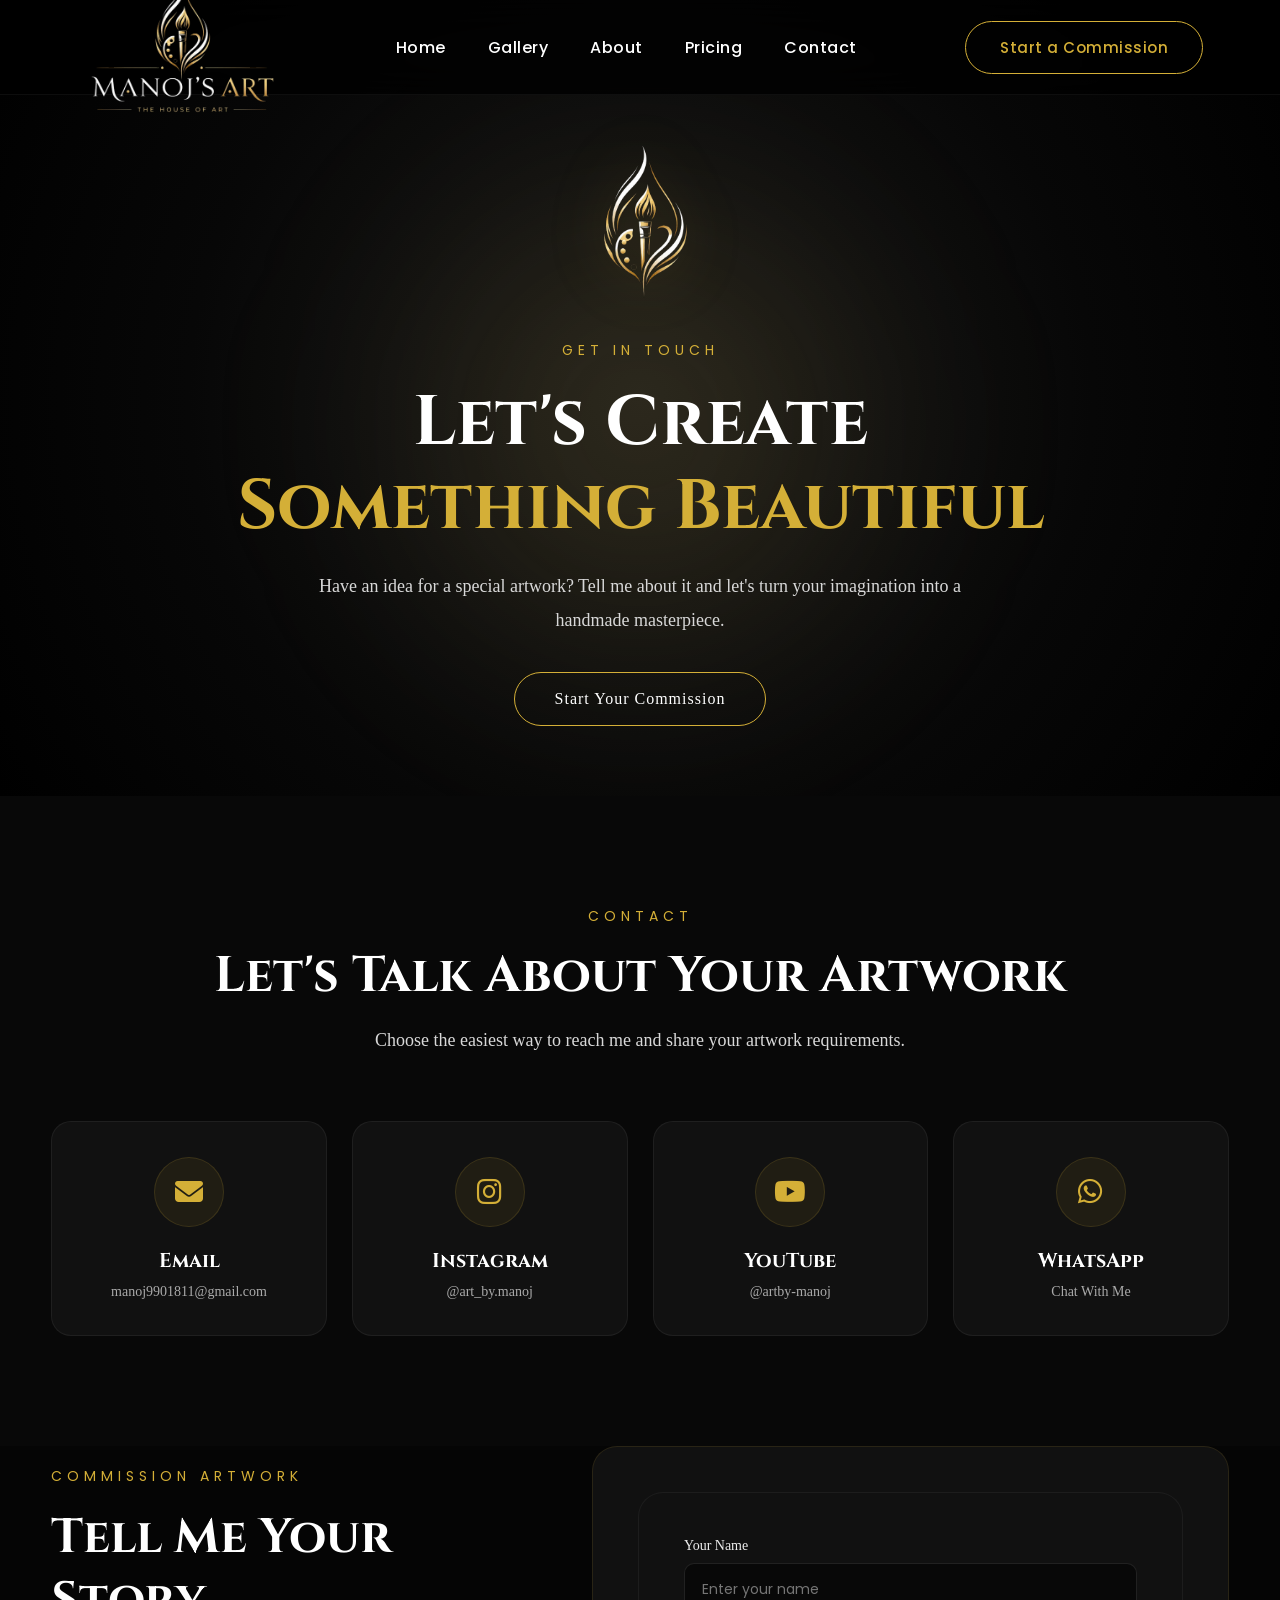
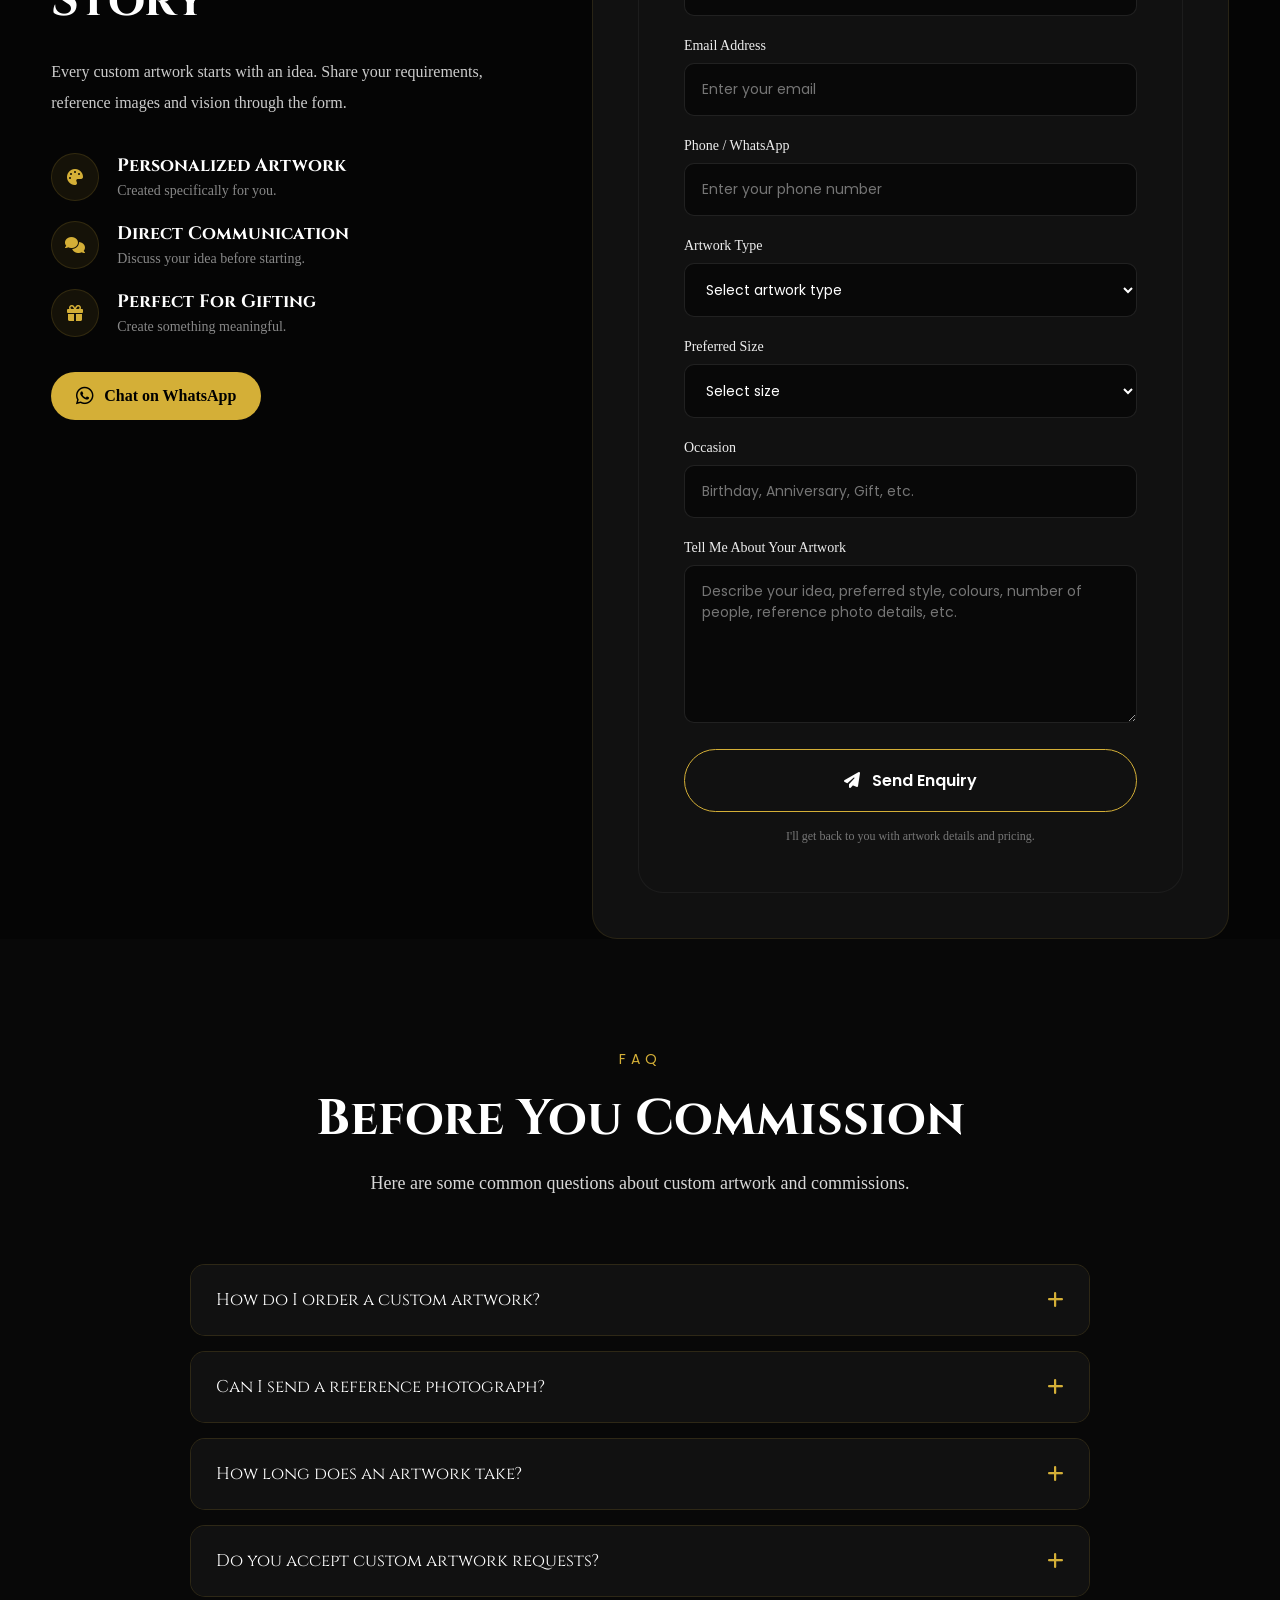
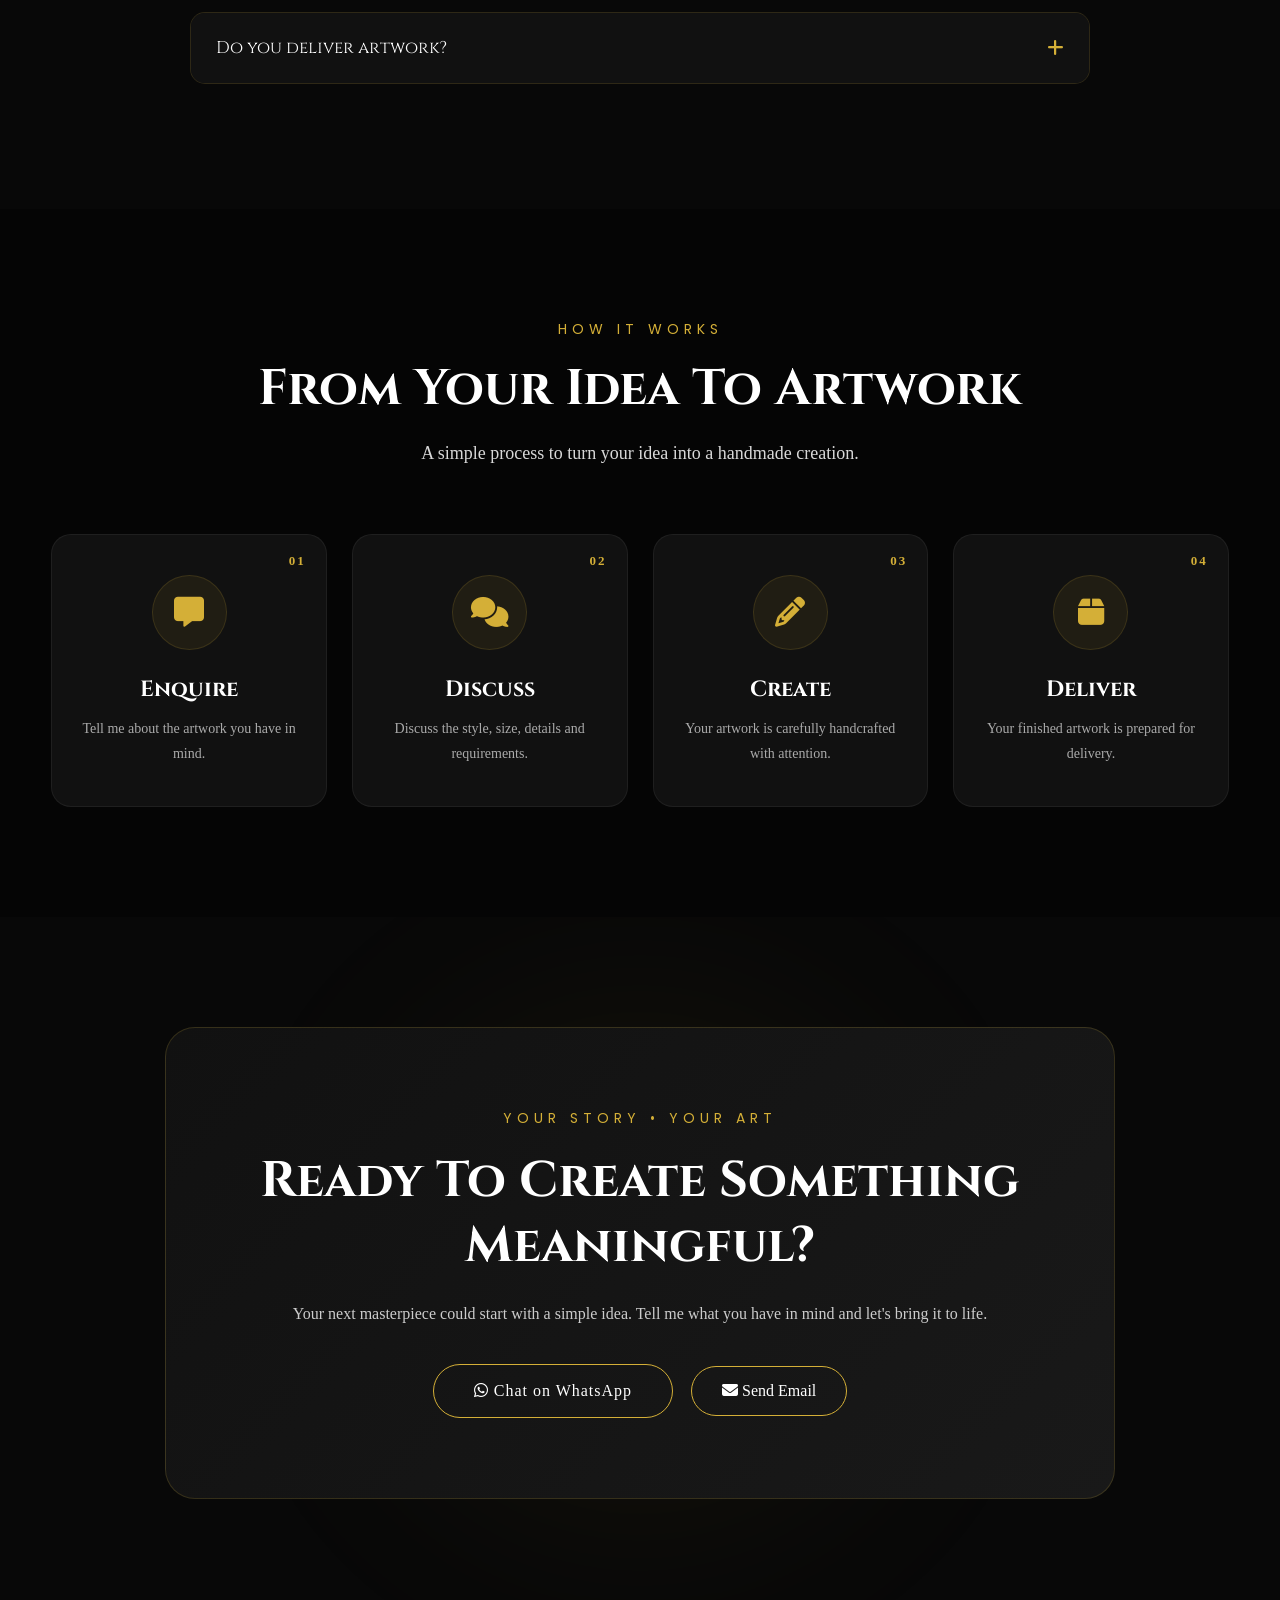
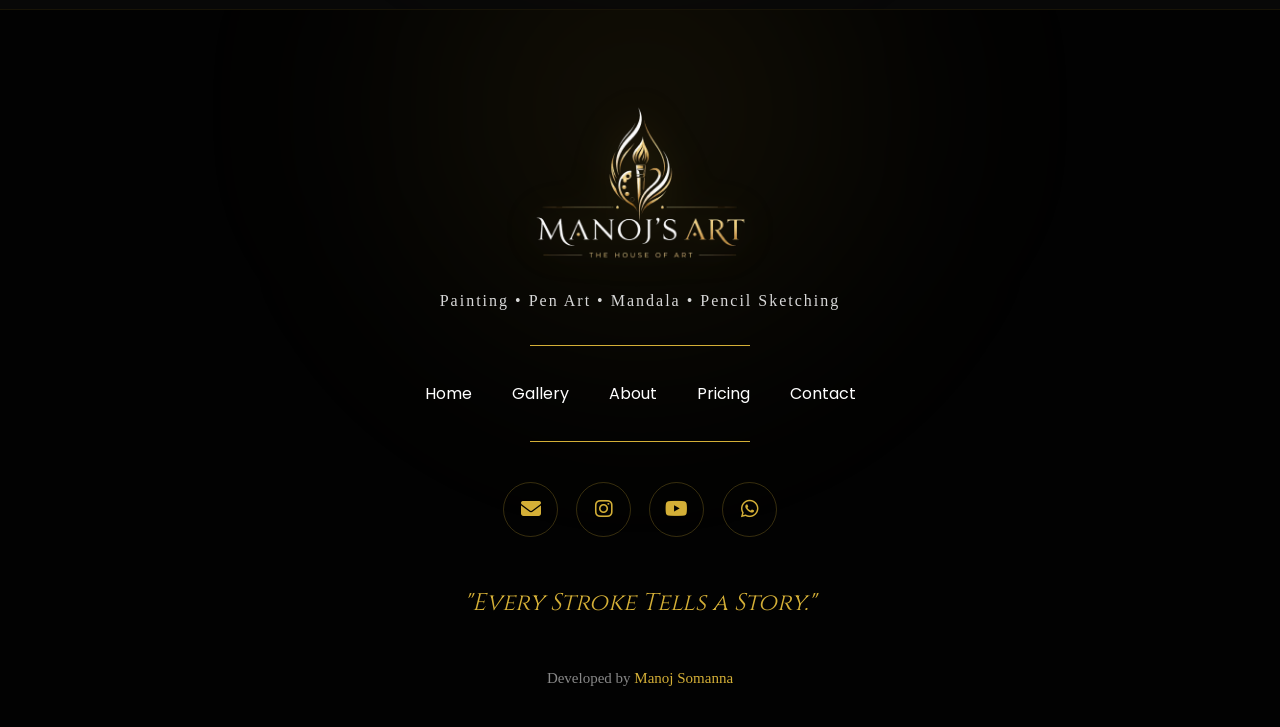
<file: contact.html>
<!DOCTYPE html>
<html lang="en">

<head>

    <meta charset="UTF-8">

    <meta name="viewport"
          content="width=device-width, initial-scale=1.0">

    <title>Contact | Manoj's Art</title>

    <meta name="description"
          content="Contact Manoj's Art for custom paintings, pencil sketches, mandala art, pen art and personalized artwork commissions.">

    <link rel="icon" href="images/logo1.png">


    <!-- Google Fonts -->

    <link rel="preconnect"
          href="https://fonts.googleapis.com">

    <link rel="preconnect"
          href="https://fonts.gstatic.com"
          crossorigin>

    <link
        href="https://fonts.googleapis.com/css2?family=Cinzel:wght@400;500;600;700;800&family=Poppins:wght@300;400;500;600;700&display=swap"
        rel="stylesheet">


    <!-- Font Awesome -->

    <link
        rel="stylesheet"
        href="https://cdnjs.cloudflare.com/ajax/libs/font-awesome/6.7.2/css/all.min.css">


    <!-- Main CSS -->

    <link rel="stylesheet"
          href="css/style.css">

</head>


<body>


<!--=====================================
                LOADER
======================================-->

<div id="loader">

    <img
        src="images/logo.png"
        alt="Manoj's Art">

</div>



<!--=====================================
                HEADER
======================================-->

<header>

<nav>


    <!-- Logo -->

    <div class="logo">

        <a href="index.html">

            <img
                src="images/off_logo.png"
                alt="Manoj's Art">

        </a>

    </div>


    <!-- Navigation -->

    <ul class="nav-links">

        <li>

            <a href="index.html">
                Home
            </a>

        </li>

        <li>

            <a href="gallery.html">
                Gallery
            </a>

        </li>

        <li>

            <a href="about.html">
                About
            </a>

        </li>

        <li>

            <a href="pricing.html">
                Pricing
            </a>

        </li>

        <li>

            <a href="contact.html"
               class="active">

                Contact

            </a>

        </li>

    </ul>


    <!-- Navigation Button -->

    <a href="#contact-form"
       class="btn-nav">

        Start a Commission

    </a>


    <!-- Mobile Menu -->

    <div class="menu-btn">

        <i class="fas fa-bars"></i>

    </div>

</nav>

</header>



<!--=====================================
            MOBILE MENU
======================================-->

<div class="mobile-menu">

    <i class="fas fa-times close-menu"></i>


    <a href="index.html">
        Home
    </a>


    <a href="gallery.html">
        Gallery
    </a>


    <a href="about.html">
        About
    </a>


    <a href="pricing.html">
        Pricing
    </a>


    <a href="contact.html">
        Contact
    </a>


    <a
        href="#contact-form"
        class="mobile-btn">

        Start a Commission

    </a>

</div>



<!--=====================================
            CONTACT HERO
======================================-->

<section class="contact-hero" id="up">

    <div class="contact-hero-content">


        <img
            src="images/logo.png"
            class="contact-hero-logo"
            alt="Manoj's Art">


        <span class="section-subtitle">

            GET IN TOUCH

        </span>


        <h1>

            Let's Create

            <span>
                Something Beautiful
            </span>

        </h1>


        <p>

            Have an idea for a special artwork?
            Tell me about it and let's turn your
            imagination into a handmade masterpiece.

        </p>


        <a
            href="#contact-form"
            class="btn">

            Start Your Commission

        </a>

    </div>

</section>



<!--=====================================
            CONTACT INFORMATION
======================================-->

<section class="contact-information reveal">

    <div class="container">


        <div class="section-title">

            <span class="section-subtitle">

                CONTACT

            </span>


            <h2>

                Let's Talk About Your Artwork

            </h2>


            <p>

                Choose the easiest way to reach me
                and share your artwork requirements.

            </p>

        </div>


        <div class="contact-info-grid">


            <!-- Email -->

            <a
                href="mailto:manoj9901811@gmail.com"
                class="contact-info-card">

                <div class="contact-info-icon">

                    <i class="fas fa-envelope"></i>

                </div>

                <h3>

                    Email

                </h3>

                <p>

                    manoj9901811@gmail.com

                </p>

            </a>



            <!-- Instagram -->

            <a
                href="https://www.instagram.com/art_by.manoj?utm_source=ig_web_button_share_sheet&igsh=ZDNlZDc0MzIxNw=="
                target="_blank"
                rel="noopener noreferrer"
                class="contact-info-card">

                <div class="contact-info-icon">

                    <i class="fab fa-instagram"></i>

                </div>

                <h3>

                    Instagram

                </h3>

                <p>

                    @art_by.manoj

                </p>

            </a>



            <!-- YouTube -->

            <a
                href="https://www.youtube.com/@artby-manoj"
                target="_blank"
                rel="noopener noreferrer"
                class="contact-info-card">

                <div class="contact-info-icon">

                    <i class="fab fa-youtube"></i>

                </div>

                <h3>

                    YouTube

                </h3>

                <p>

                    @artby-manoj

                </p>

            </a>



            <!-- WhatsApp -->

            <a
                href="https://wa.me/919901811695"
                target="_blank"
                rel="noopener noreferrer"
                class="contact-info-card">

                <div class="contact-info-icon">

                    <i class="fab fa-whatsapp"></i>

                </div>

                <h3>

                    WhatsApp

                </h3>

                <p>

                    Chat With Me

                </p>

            </a>


        </div>

    </div>

</section>



<!--=====================================
            CONTACT FORM
======================================-->

<div class="container" id="contact-form">

    <div class="contact-form-layout">


        <!--=====================================
                LEFT INFORMATION
        ======================================-->

        <div class="contact-form-intro">

            <span class="section-subtitle">
                COMMISSION ARTWORK
            </span>


            <h2>
                Tell Me Your Story
            </h2>


            <p>
                Every custom artwork starts with an idea.
                Share your requirements, reference images
                and vision through the form.
            </p>


            <div class="form-benefits">


                <!-- Personalized Artwork -->

                <div class="form-benefit">

                    <i class="fas fa-palette"></i>

                    <div>

                        <h3>
                            Personalized Artwork
                        </h3>

                        <p>
                            Created specifically for you.
                        </p>

                    </div>

                </div>


                <!-- Direct Communication -->

                <div class="form-benefit">

                    <i class="fas fa-comments"></i>

                    <div>

                        <h3>
                            Direct Communication
                        </h3>

                        <p>
                            Discuss your idea before starting.
                        </p>

                    </div>

                </div>


                <!-- Perfect For Gifting -->

                <div class="form-benefit">

                    <i class="fas fa-gift"></i>

                    <div>

                        <h3>
                            Perfect For Gifting
                        </h3>

                        <p>
                            Create something meaningful.
                        </p>

                    </div>

                </div>


            </div>


            <!-- WhatsApp -->

            <a
                href="https://wa.me/919901811695"
                target="_blank"
                rel="noopener noreferrer"
                class="whatsapp-btn">

                <i class="fab fa-whatsapp"></i>

                Chat on WhatsApp

            </a>

        </div>



        <!--=====================================
                    CONTACT FORM
        ======================================-->


<div class="contact-form-box">

    <form
        class="contact-form"
        id="artworkForm"
        action="https://api.web3forms.com/submit"
        method="POST"
        onsubmit="sendArtworkForm(event)">

        <!-- Web3Forms -->
        <input
            type="hidden"
            name="access_key"
            value="3a086ae5-e254-4992-9f27-2cc69dd7d136">

        <input
            type="hidden"
            name="subject"
            value="New Artwork Commission Enquiry - Manoj's Art">

        <input
            type="hidden"
            name="from_name"
            value="Manoj's Art Website">


        <!-- NAME -->

        <div class="form-group">

            <label for="name">
                Your Name
            </label>

            <input
                type="text"
                id="name"
                name="name"
                placeholder="Enter your name"
                required>

        </div>


        <!-- EMAIL -->

        <div class="form-group">

            <label for="email">
                Email Address
            </label>

            <input
                type="email"
                id="email"
                name="email"
                placeholder="Enter your email"
                required>

        </div>


        <!-- PHONE -->

        <div class="form-group">

            <label for="phone">
                Phone / WhatsApp
            </label>

            <input
                type="tel"
                id="phone"
                name="phone"
                placeholder="Enter your phone number">

        </div>


        <!-- ARTWORK TYPE -->

        <div class="form-group">

            <label for="artworkType">
                Artwork Type
            </label>

            <select
                id="artworkType"
                name="artwork_type"
                required>

                <option value="">
                    Select artwork type
                </option>

                <option value="Pencil Sketch">
                    Pencil Sketch
                </option>

                <option value="Pen Art">
                    Pen Art
                </option>

                <option value="Mandala Art">
                    Mandala Art
                </option>

                <option value="Painting">
                    Painting
                </option>

                <option value="Portrait">
                    Portrait
                </option>

                <option value="Custom Artwork">
                    Custom Artwork
                </option>

            </select>

        </div>


        <!-- SIZE -->

        <div class="form-group">

            <label for="size">
                Preferred Size
            </label>

            <select
                id="size"
                name="preferred_size">

                <option value="">
                    Select size
                </option>

                <option value="A4">
                    A4
                </option>

                <option value="A3">
                    A3
                </option>

                <option value="A2">
                    A2
                </option>

                <option value="Custom Size">
                    Custom Size
                </option>

            </select>

        </div>


        <!-- OCCASION -->

        <div class="form-group">

            <label for="occasion">
                Occasion
            </label>

            <input
                type="text"
                id="occasion"
                name="occasion"
                placeholder="Birthday, Anniversary, Gift, etc.">

        </div>


        <!-- MESSAGE -->

        <div class="form-group">

            <label for="message">
                Tell Me About Your Artwork
            </label>

            <textarea
                id="message"
                name="message"
                rows="6"
                placeholder="Describe your idea, preferred style, colours, number of people, reference photo details, etc."
                required></textarea>

        </div>


        <!-- SUBMIT -->

        <button
            type="submit"
            class="contact-submit">

            <i class="fas fa-paper-plane"></i>

            Send Enquiry

        </button>


        <p class="form-note">

            I'll get back to you with
            artwork details and pricing.

        </p>

    </form>


    <!--=====================================
            SUCCESS MESSAGE
    ======================================-->

    <div
        id="formSuccess"
        class="form-success">

        <i class="fas fa-check-circle"></i>

        <h3>
            Message Sent Successfully!
        </h3>

        <p>
            Thank you for contacting Manoj's Art.
            I'll get back to you soon.
        </p>

    </div>

</div>

    </div>

</div>


<!--=====================================
                CONTACT FAQ
======================================-->

<section class="contact-faq">

    <div class="container">

        <div class="section-title">

            <span class="section-subtitle">
                FAQ
            </span>

            <h2>
                Before You Commission
            </h2>

            <p>
                Here are some common questions about
                custom artwork and commissions.
            </p>

        </div>


        <div class="contact-faq-container">


            <!-- FAQ 1 -->

            <div class="contact-faq-item">

                <button
                    type="button"
                    class="contact-faq-question"
                    onclick="toggleFAQ(this)">

                    <span>
                        How do I order a custom artwork?
                    </span>

                    <i class="fas fa-plus"></i>

                </button>

                <div class="contact-faq-answer">

                    <p>
                        Fill out the enquiry form with your
                        artwork requirements, or contact me
                        directly through WhatsApp or email.
                        We can discuss your idea before the
                        artwork is started.
                    </p>

                </div>

            </div>


            <!-- FAQ 2 -->

            <div class="contact-faq-item">

                <button
                    type="button"
                    class="contact-faq-question"
                    onclick="toggleFAQ(this)">

                    <span>
                        Can I send a reference photograph?
                    </span>

                    <i class="fas fa-plus"></i>

                </button>

                <div class="contact-faq-answer">

                    <p>
                        Yes. Reference photographs can be
                        provided for portraits, pencil sketches
                        and other personalized artwork.
                    </p>

                </div>

            </div>


            <!-- FAQ 3 -->

            <div class="contact-faq-item">

                <button
                    type="button"
                    class="contact-faq-question"
                    onclick="toggleFAQ(this)">

                    <span>
                        How long does an artwork take?
                    </span>

                    <i class="fas fa-plus"></i>

                </button>

                <div class="contact-faq-answer">

                    <p>
                        The completion time depends on the
                        artwork type, size and complexity.
                        The estimated timeline will be discussed
                        before the commission begins.
                    </p>

                </div>

            </div>


            <!-- FAQ 4 -->

            <div class="contact-faq-item">

                <button
                    type="button"
                    class="contact-faq-question"
                    onclick="toggleFAQ(this)">

                    <span>
                        Do you accept custom artwork requests?
                    </span>

                    <i class="fas fa-plus"></i>

                </button>

                <div class="contact-faq-answer">

                    <p>
                        Yes. Custom artwork is welcome.
                        You can discuss your preferred style,
                        size, subject, colours and occasion.
                    </p>

                </div>

            </div>


            <!-- FAQ 5 -->

            <div class="contact-faq-item">

                <button
                    type="button"
                    class="contact-faq-question"
                    onclick="toggleFAQ(this)">

                    <span>
                        Do you deliver artwork?
                    </span>

                    <i class="fas fa-plus"></i>

                </button>

                <div class="contact-faq-answer">

                    <p>
                        Delivery options can be discussed
                        based on your location and artwork
                        requirements.
                    </p>

                </div>

            </div>


        </div>

    </div>

</section>



<!--=====================================
            COMMISSION PROCESS
======================================-->

<section class="contact-process reveal">

    <div class="container">

        <div class="section-title">

            <span class="section-subtitle">
                HOW IT WORKS
            </span>

            <h2>
                From Your Idea To Artwork
            </h2>

            <p>
                A simple process to turn your idea
                into a handmade creation.
            </p>

        </div>


        <div class="contact-process-grid">


            <div class="contact-process-card">

                <span class="process-step">
                    01
                </span>

                <div class="contact-process-icon">

                    <i class="fas fa-message"></i>

                </div>

                <h3>
                    Enquire
                </h3>

                <p>
                    Tell me about the artwork
                    you have in mind.
                </p>

            </div>


            <div class="contact-process-card">

                <span class="process-step">
                    02
                </span>

                <div class="contact-process-icon">

                    <i class="fas fa-comments"></i>

                </div>

                <h3>
                    Discuss
                </h3>

                <p>
                    Discuss the style, size,
                    details and requirements.
                </p>

            </div>


            <div class="contact-process-card">

                <span class="process-step">
                    03
                </span>

                <div class="contact-process-icon">

                    <i class="fas fa-pencil"></i>

                </div>

                <h3>
                    Create
                </h3>

                <p>
                    Your artwork is carefully
                    handcrafted with attention.
                </p>

            </div>


            <div class="contact-process-card">

                <span class="process-step">
                    04
                </span>

                <div class="contact-process-icon">

                    <i class="fas fa-box"></i>

                </div>

                <h3>
                    Deliver
                </h3>

                <p>
                    Your finished artwork is
                    prepared for delivery.
                </p>

            </div>


        </div>

    </div>

</section>



<!--=====================================
                CTA
======================================-->

<section class="contact-cta reveal">

    <div class="container">

        <div class="contact-cta-box">

            <span class="section-subtitle">
                YOUR STORY • YOUR ART
            </span>

            <h2>
                Ready To Create Something Meaningful?
            </h2>

            <p>
                Your next masterpiece could start with
                a simple idea. Tell me what you have in mind
                and let's bring it to life.
            </p>

            <div class="contact-cta-buttons">

                <a
                    href="https://wa.me/919901811111"
                    target="_blank"
                    rel="noopener noreferrer"
                    class="btn">

                    <i class="fab fa-whatsapp"></i>

                    Chat on WhatsApp

                </a>

                <a
                    href="mailto:manoj9901811@gmail.com"
                    class="contact-outline-btn">

                    <i class="fas fa-envelope"></i>

                    Send Email

                </a>

            </div>

        </div>

    </div>

</section>



<!--=====================================
                FOOTER
======================================-->

<footer class="footer">

<div class="container footer-container">

<div class="footer-logo">

<img src="images/off_logo.png"

alt="Manoj's Art">

</div>

<p class="footer-tagline">

Painting • Pen Art • Mandala • Pencil Sketching

</p>

<div class="footer-divider"></div>

<ul class="footer-menu">

<li><a href="#home">Home</a></li>

<li><a href="gallery.html">Gallery</a></li>

<li><a href="about.html">About</a></li>


<li><a href="pricing.html">Pricing</a></li>

<li><a href="contact.html">Contact</a></li>

</ul>

<div class="footer-divider"></div>

<div class="footer-social">

<a href="mailto:manoj9901811@gmail.com">

<i class="fas fa-envelope"></i>

</a>

<a href="https://www.instagram.com/art_by.manoj?utm_source=ig_web_button_share_sheet&igsh=ZDNlZDc0MzIxNw=="

target="_blank">

<i class="fab fa-instagram"></i>

</a>

<a href="https://www.youtube.com/@artby-manoj"

target="_blank">

<i class="fab fa-youtube"></i>

</a>

<a href="https://wa.me/919901811695"

target="_blank">

<i class="fab fa-whatsapp"></i>

</a>

</div>

<div class="footer-quote">

"Every Stroke Tells a Story."

</div>

<div class="footer-copy">

Developed by

<span>

Manoj Somanna

</span>



</div>

</div>

</footer>


<!--=====================================
            BACK TO TOP
======================================-->

<a href="#up" id="topBtn">

    <i class="fas fa-arrow-up"></i>

</a>


<!--=====================================
            FAQ JAVASCRIPT
======================================-->

<script>

function toggleFAQ(button) {

    const currentItem =
        button.closest(".contact-faq-item");

    const currentAnswer =
        currentItem.querySelector(".contact-faq-answer");

    const currentIcon =
        button.querySelector("i");


    /* Close all other FAQ items */

    document
        .querySelectorAll(".contact-faq-item")
        .forEach(function(item) {

            if (item !== currentItem) {

                const answer =
                    item.querySelector(".contact-faq-answer");

                const icon =
                    item.querySelector(".contact-faq-question i");


                answer.style.setProperty(
                    "display",
                    "none",
                    "important"
                );

                answer.style.maxHeight = "0px";

                icon.style.transform =
                    "rotate(0deg)";

                item.classList.remove("active");

            }

        });


    /* Check current state */

    const isOpen =
        currentItem.classList.contains("active");


    if (isOpen) {

        /* CLOSE */

        currentAnswer.style.setProperty(
            "display",
            "none",
            "important"
        );

        currentAnswer.style.maxHeight =
            "0px";

        currentIcon.style.transform =
            "rotate(0deg)";

        currentItem.classList.remove("active");

    }

    else {

        /* OPEN */

        currentAnswer.style.setProperty(
            "display",
            "block",
            "important"
        );

        currentAnswer.style.maxHeight =
            "500px";

        currentIcon.style.transform =
            "rotate(45deg)";

        currentItem.classList.add("active");

    }

}

</script>


<script src="js/script.js"></script>

</body>

</html>
</file>
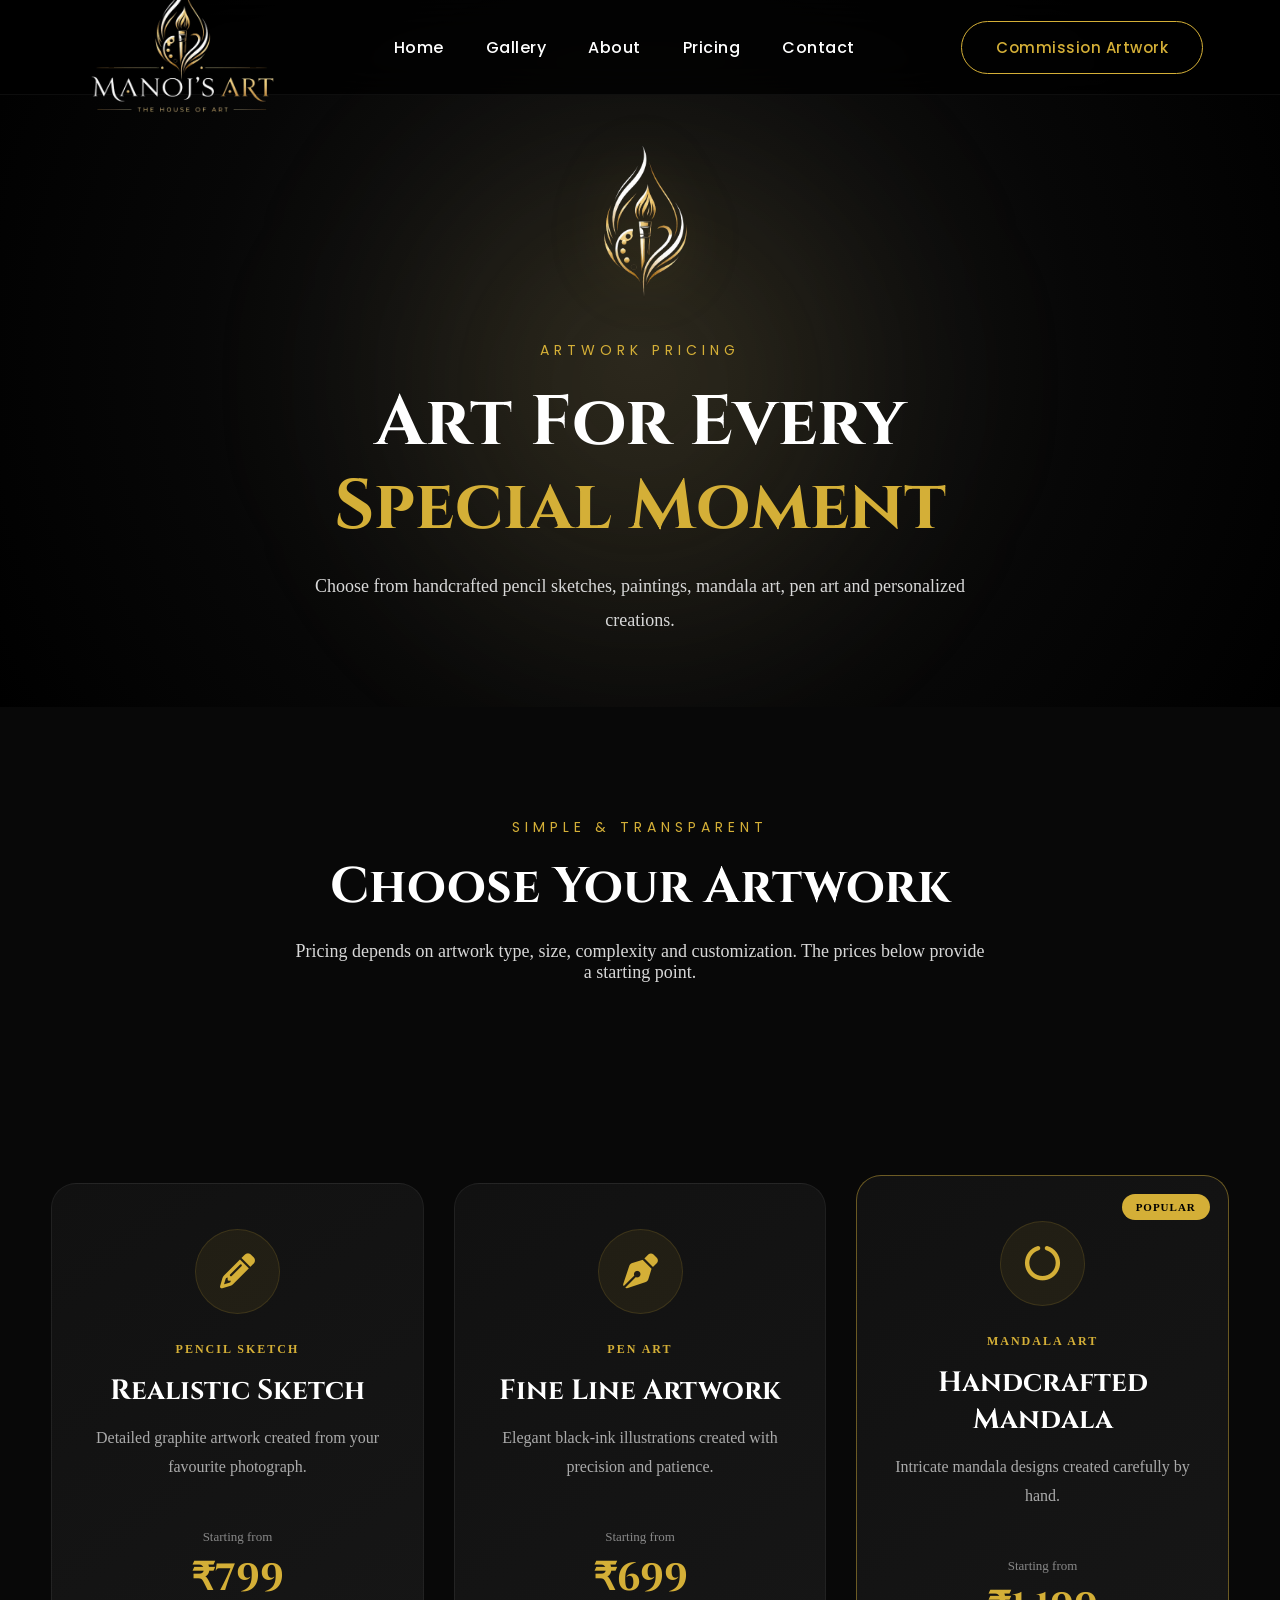
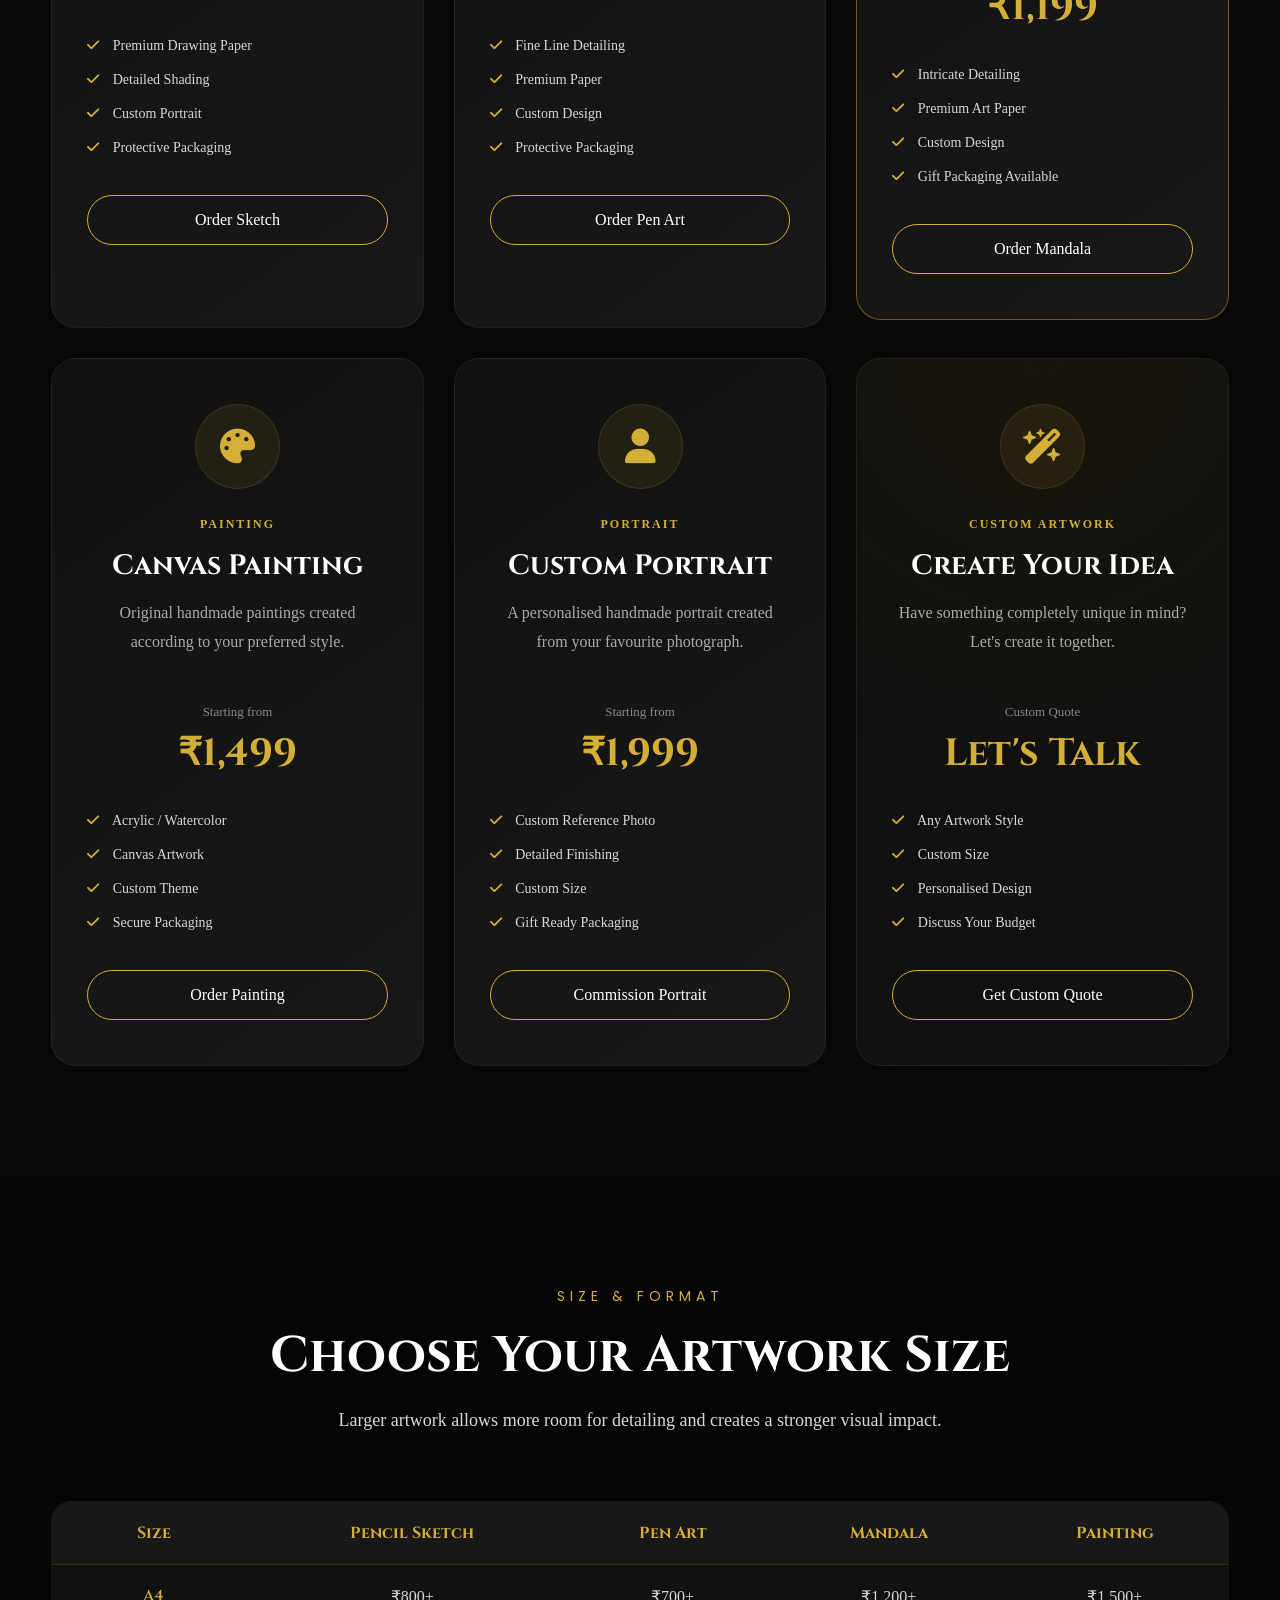
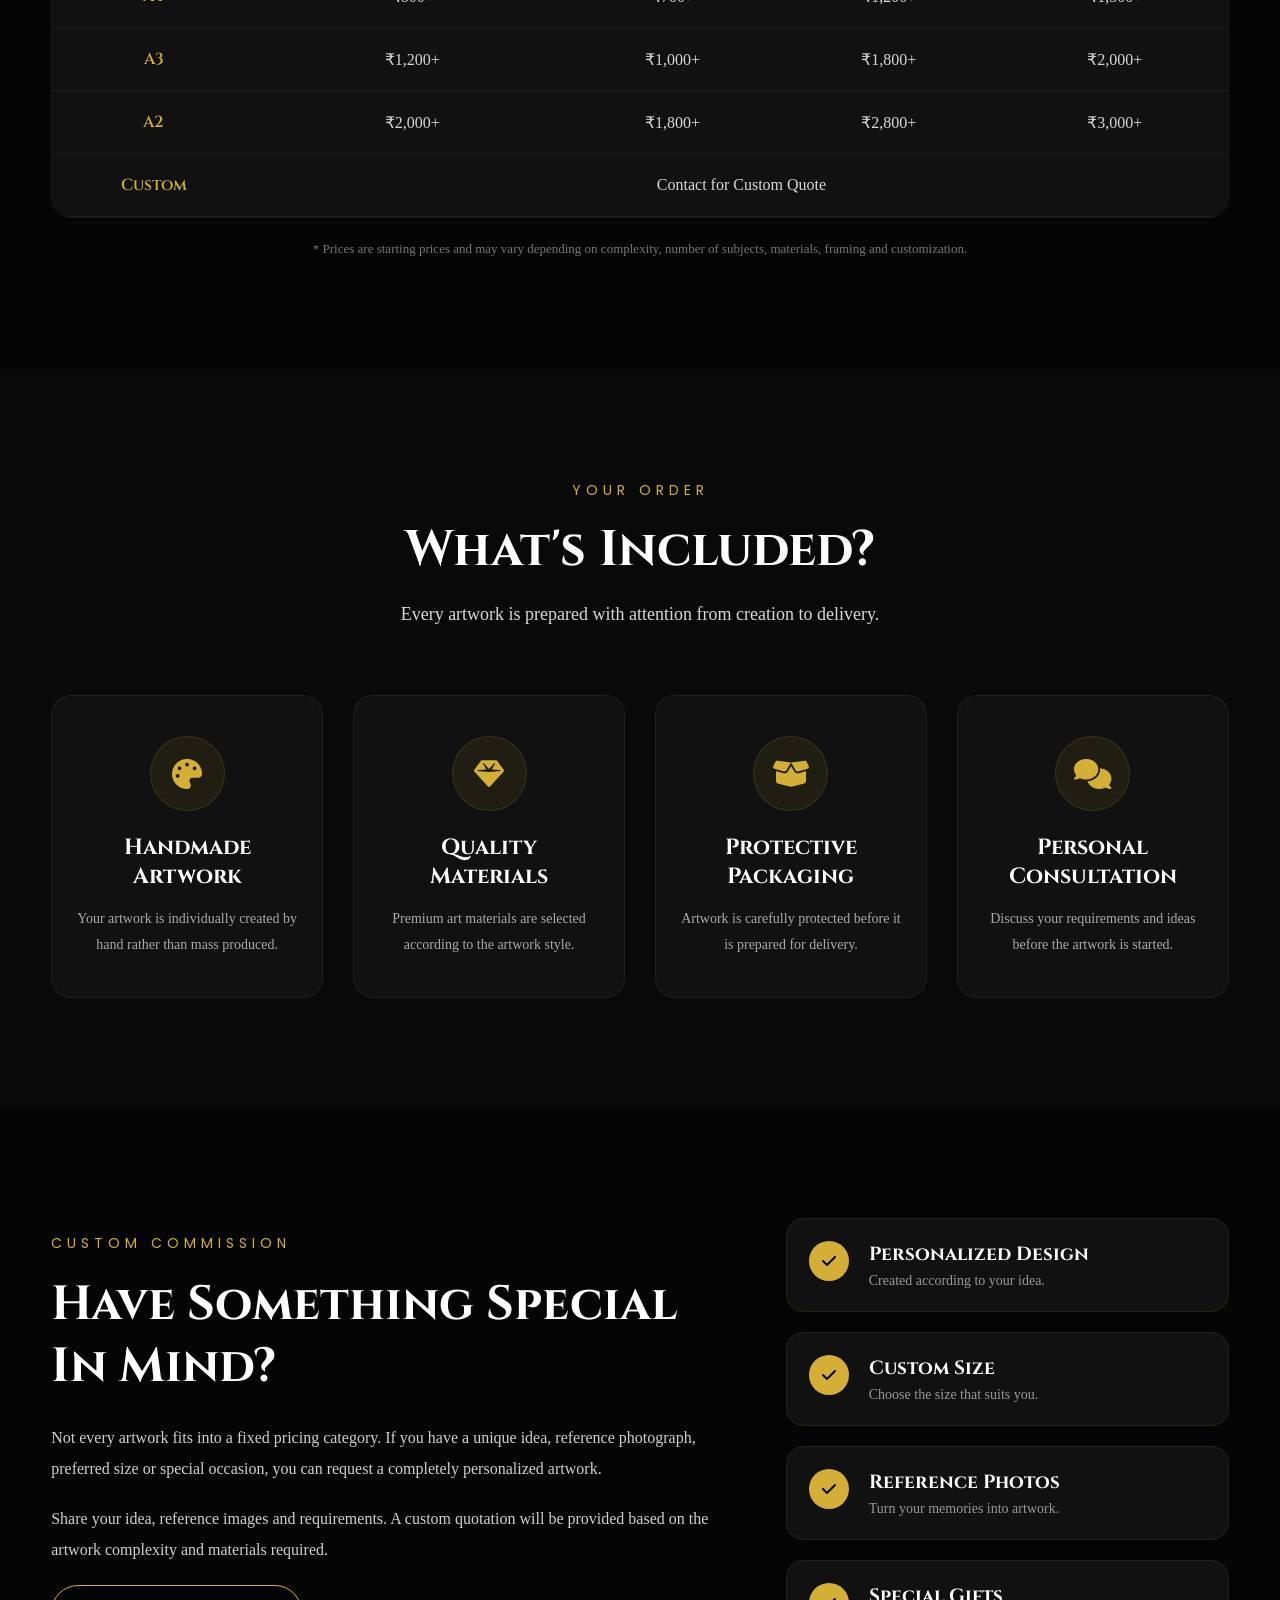
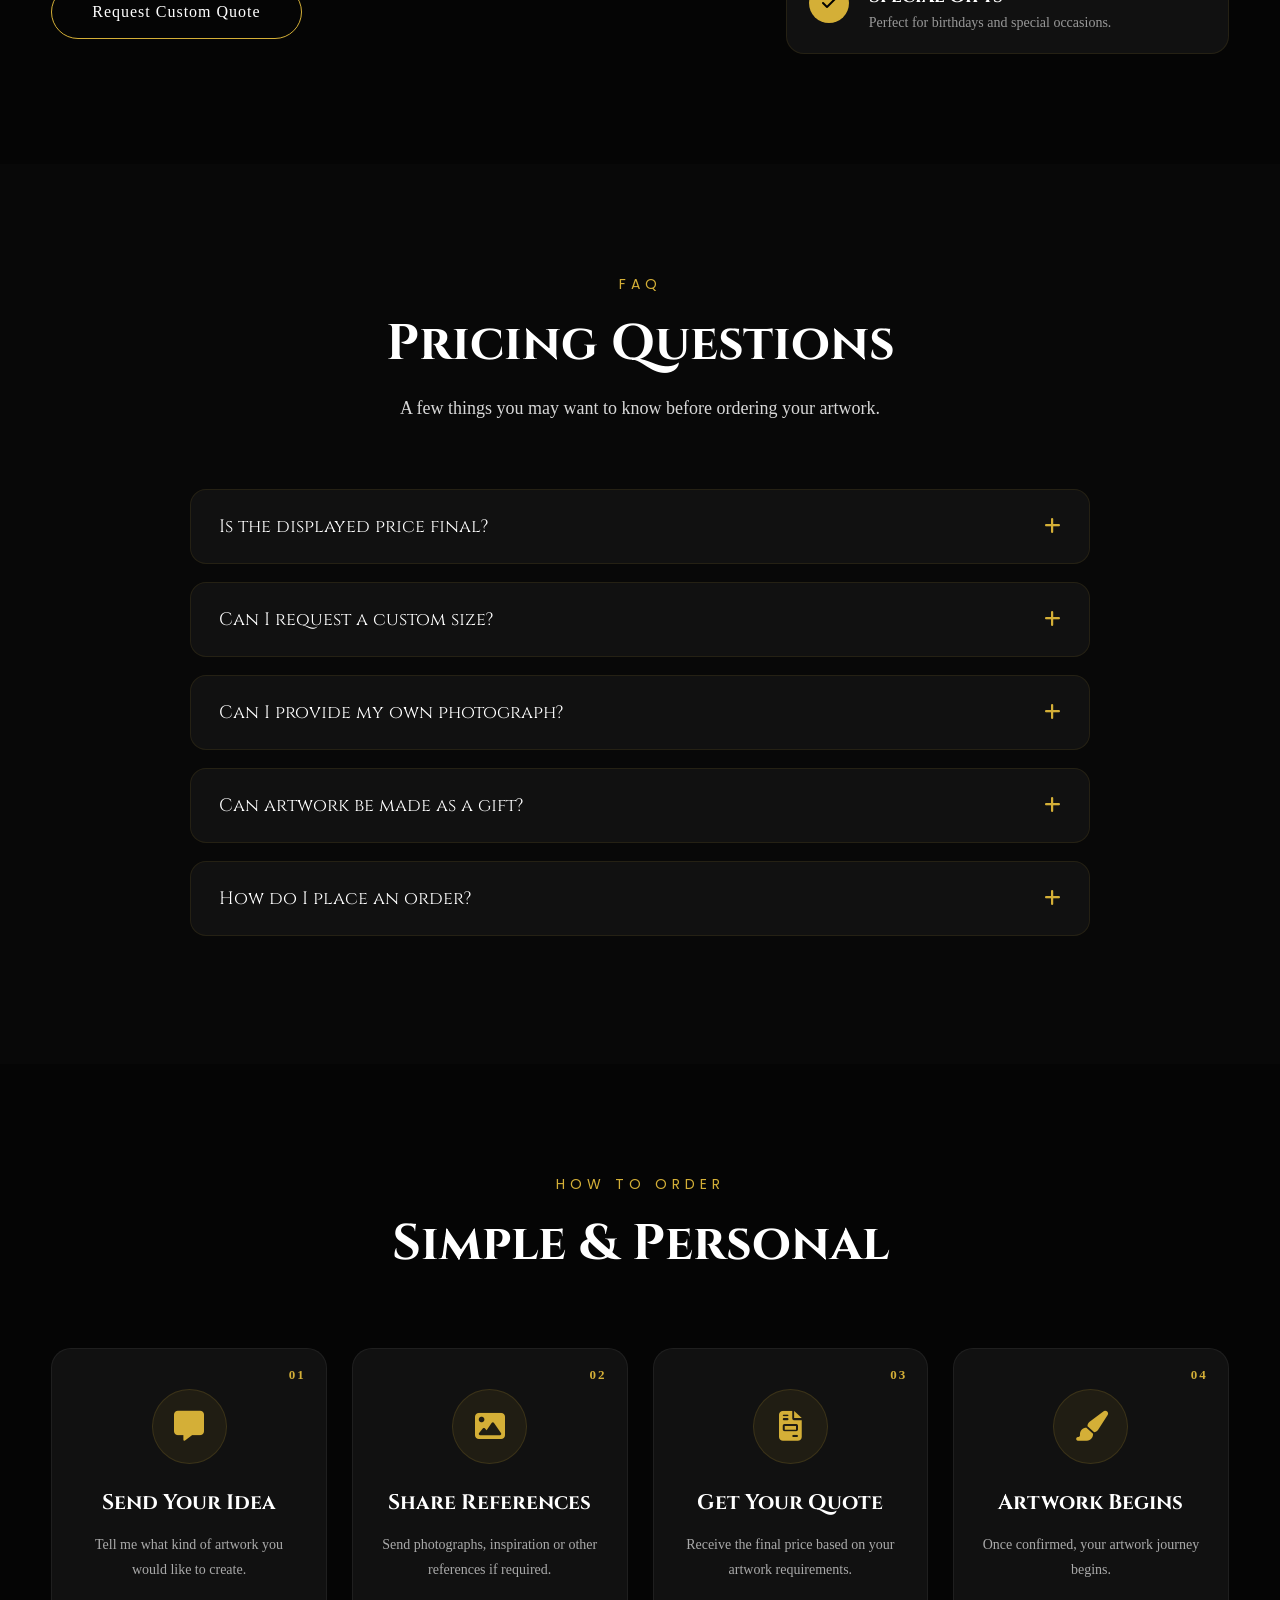
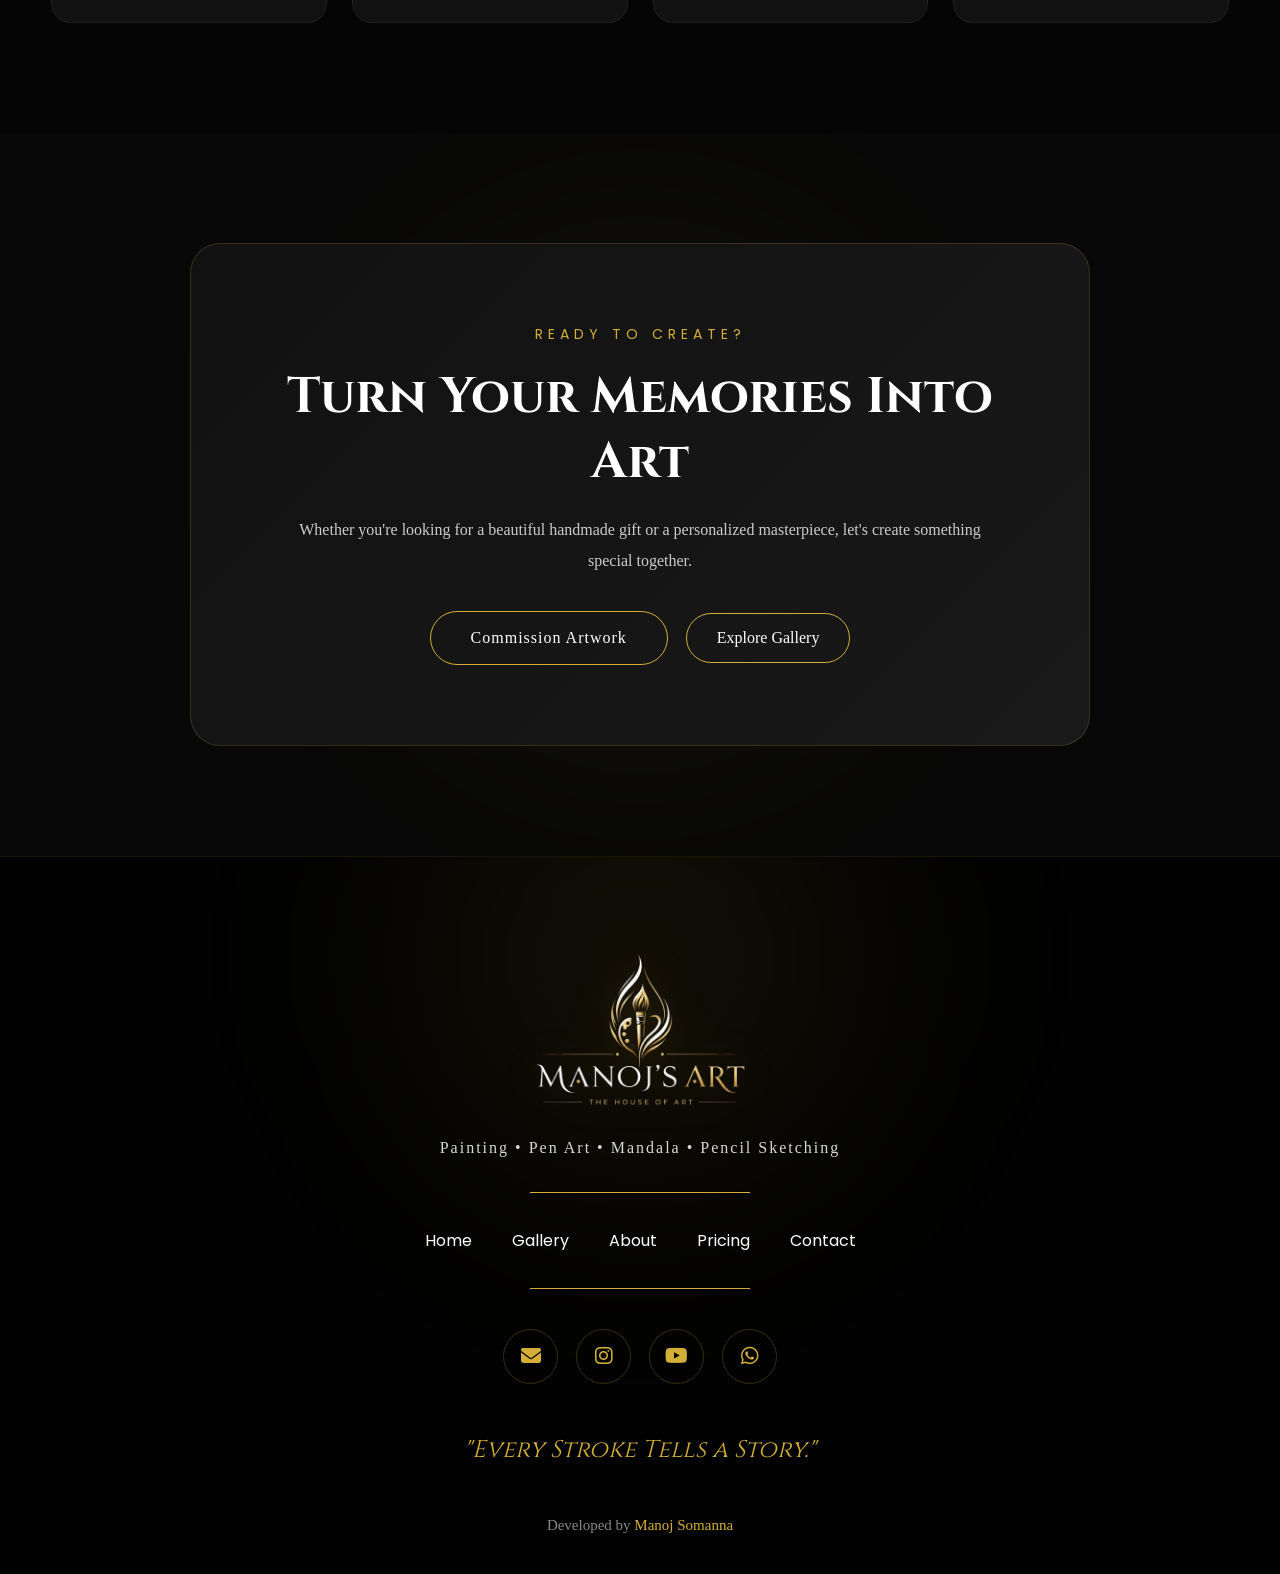
<file: pricing.html>
<!DOCTYPE html>
<html lang="en">

<head>

    <meta charset="UTF-8">

    <meta name="viewport" content="width=device-width, initial-scale=1.0">

    <title>Pricing | Manoj's Art</title>

    <meta name="description"
        content="Explore Manoj's Art pricing for pencil sketches, paintings, mandala art, pen art and custom artwork commissions.">

    <link rel="icon" href="images/logo1.png">

    <!-- Google Fonts -->

    <link rel="preconnect" href="https://fonts.googleapis.com">

    <link rel="preconnect" href="https://fonts.gstatic.com" crossorigin>

    <link
        href="https://fonts.googleapis.com/css2?family=Cinzel:wght@400;500;600;700;800&family=Poppins:wght@300;400;500;600;700&display=swap"
        rel="stylesheet">

    <!-- Font Awesome -->

    <link
        rel="stylesheet"
        href="https://cdnjs.cloudflare.com/ajax/libs/font-awesome/6.7.2/css/all.min.css">

    <!-- Main CSS -->

    <link rel="stylesheet" href="css/style.css">

</head>

<body>


<!--=====================================
                LOADER
======================================-->

<div id="loader">

    <img
        src="images/logo.png"
        alt="Manoj's Art">

</div>



<!--=====================================
                HEADER
======================================-->

<header>

<nav>

    <div class="logo">

        <a href="index.html">

            <img
                src="images/off_logo.png"
                alt="Manoj's Art">

        </a>

    </div>


    <ul class="nav-links">

        <li>
            <a href="index.html">
                Home
            </a>
        </li>

        <li>
            <a href="gallery.html">
                Gallery
            </a>
        </li>

        <li>
            <a href="about.html">
                About
            </a>
        </li>

        <li>
            <a href="pricing.html" class="active">
                Pricing
            </a>
        </li>

        <li>
            <a href="contact.html">
                Contact
            </a>
        </li>

    </ul>


    <a
        href="contact.html"
        class="btn-nav">

        Commission Artwork

    </a>


    <div class="menu-btn">

        <i class="fas fa-bars"></i>

    </div>

</nav>

</header>



<!--=====================================
            MOBILE MENU
======================================-->

<div class="mobile-menu">

    <i class="fas fa-times close-menu"></i>

    <a href="index.html">
        Home
    </a>

    <a href="gallery.html">
        Gallery
    </a>

    <a href="about.html">
        About
    </a>

    <a href="pricing.html">
        Pricing
    </a>

    <a href="contact.html">
        Contact
    </a>

    <a
        href="contact.html"
        class="mobile-btn">

        Commission Artwork

    </a>

</div>



<!--=====================================
            PRICING HERO
======================================-->

<section class="pricing-hero">

    <div class="pricing-hero-content">

        <img
            src="images/logo.png"
            class="pricing-hero-logo"
            alt="Manoj's Art">


        <span class="section-subtitle">

            ARTWORK PRICING

        </span>


        <h1>

            Art For Every

            <span>
                Special Moment
            </span>

        </h1>


        <p>

            Choose from handcrafted pencil sketches,
            paintings, mandala art, pen art and
            personalized creations.

        </p>

    </div>

</section>



<!--=====================================
            PRICING INTRO
======================================-->

<section class="pricing-intro reveal">

    <div class="container">

        <div class="section-title">

            <span class="section-subtitle">
                SIMPLE & TRANSPARENT
            </span>

            <h2>
                Choose Your Artwork
            </h2>

            <p>
                Pricing depends on artwork type, size,
                complexity and customization.
                The prices below provide a starting point.
            </p>

        </div>

    </div>

</section>



<!--=====================================
            PRICING CARDS
======================================-->

<section class="pricing-section reveal">

    <div class="container">

        <div class="pricing-page-grid">


            <!--========================
                PENCIL SKETCH
            =========================-->

            <div class="pricing-page-card">

                <div class="pricing-icon">

                    <i class="fas fa-pencil-alt"></i>

                </div>

                <span class="pricing-category">

                    PENCIL SKETCH

                </span>

                <h3>

                    Realistic Sketch

                </h3>

                <p class="pricing-description">

                    Detailed graphite artwork created
                    from your favourite photograph.

                </p>

                <div class="starting">

                    Starting from

                </div>

                <div class="pricing-amount">

                    ₹799

                </div>

                <ul>

                    <li>
                        <i class="fas fa-check"></i>
                        Premium Drawing Paper
                    </li>

                    <li>
                        <i class="fas fa-check"></i>
                        Detailed Shading
                    </li>

                    <li>
                        <i class="fas fa-check"></i>
                        Custom Portrait
                    </li>

                    <li>
                        <i class="fas fa-check"></i>
                        Protective Packaging
                    </li>

                </ul>

                <a
                    href="contact.html"
                    class="pricing-btn">

                    Order Sketch

                </a>

            </div>



            <!--========================
                PEN ART
            =========================-->

            <div class="pricing-page-card">

                <div class="pricing-icon">

                    <i class="fas fa-pen-nib"></i>

                </div>

                <span class="pricing-category">

                    PEN ART

                </span>

                <h3>

                    Fine Line Artwork

                </h3>

                <p class="pricing-description">

                    Elegant black-ink illustrations
                    created with precision and patience.

                </p>

                <div class="starting">

                    Starting from

                </div>

                <div class="pricing-amount">

                    ₹699

                </div>

                <ul>

                    <li>
                        <i class="fas fa-check"></i>
                        Fine Line Detailing
                    </li>

                    <li>
                        <i class="fas fa-check"></i>
                        Premium Paper
                    </li>

                    <li>
                        <i class="fas fa-check"></i>
                        Custom Design
                    </li>

                    <li>
                        <i class="fas fa-check"></i>
                        Protective Packaging
                    </li>

                </ul>

                <a
                    href="contact.html"
                    class="pricing-btn">

                    Order Pen Art

                </a>

            </div>



            <!--========================
                MANDALA
            =========================-->

            <div class="pricing-page-card featured-pricing">

                <div class="pricing-popular">

                    POPULAR

                </div>

                <div class="pricing-icon">

                    <i class="fas fa-circle-notch"></i>

                </div>

                <span class="pricing-category">

                    MANDALA ART

                </span>

                <h3>

                    Handcrafted Mandala

                </h3>

                <p class="pricing-description">

                    Intricate mandala designs created
                    carefully by hand.

                </p>

                <div class="starting">

                    Starting from

                </div>

                <div class="pricing-amount">

                    ₹1,199

                </div>

                <ul>

                    <li>
                        <i class="fas fa-check"></i>
                        Intricate Detailing
                    </li>

                    <li>
                        <i class="fas fa-check"></i>
                        Premium Art Paper
                    </li>

                    <li>
                        <i class="fas fa-check"></i>
                        Custom Design
                    </li>

                    <li>
                        <i class="fas fa-check"></i>
                        Gift Packaging Available
                    </li>

                </ul>

                <a
                    href="contact.html"
                    class="pricing-btn">

                    Order Mandala

                </a>

            </div>



            <!--========================
                PAINTING
            =========================-->

            <div class="pricing-page-card">

                <div class="pricing-icon">

                    <i class="fas fa-palette"></i>

                </div>

                <span class="pricing-category">

                    PAINTING

                </span>

                <h3>

                    Canvas Painting

                </h3>

                <p class="pricing-description">

                    Original handmade paintings created
                    according to your preferred style.

                </p>

                <div class="starting">

                    Starting from

                </div>

                <div class="pricing-amount">

                    ₹1,499

                </div>

                <ul>

                    <li>
                        <i class="fas fa-check"></i>
                        Acrylic / Watercolor
                    </li>

                    <li>
                        <i class="fas fa-check"></i>
                        Canvas Artwork
                    </li>

                    <li>
                        <i class="fas fa-check"></i>
                        Custom Theme
                    </li>

                    <li>
                        <i class="fas fa-check"></i>
                        Secure Packaging
                    </li>

                </ul>

                <a
                    href="contact.html"
                    class="pricing-btn">

                    Order Painting

                </a>

            </div>



            <!--========================
                PORTRAIT
            =========================-->

            <div class="pricing-page-card">

                <div class="pricing-icon">

                    <i class="fas fa-user"></i>

                </div>

                <span class="pricing-category">

                    PORTRAIT

                </span>

                <h3>

                    Custom Portrait

                </h3>

                <p class="pricing-description">

                    A personalised handmade portrait
                    created from your favourite photograph.

                </p>

                <div class="starting">

                    Starting from

                </div>

                <div class="pricing-amount">

                    ₹1,999

                </div>

                <ul>

                    <li>
                        <i class="fas fa-check"></i>
                        Custom Reference Photo
                    </li>

                    <li>
                        <i class="fas fa-check"></i>
                        Detailed Finishing
                    </li>

                    <li>
                        <i class="fas fa-check"></i>
                        Custom Size
                    </li>

                    <li>
                        <i class="fas fa-check"></i>
                        Gift Ready Packaging
                    </li>

                </ul>

                <a
                    href="contact.html"
                    class="pricing-btn">

                    Commission Portrait

                </a>

            </div>



            <!--========================
                CUSTOM
            =========================-->

            <div class="pricing-page-card custom-pricing">

                <div class="pricing-icon">

                    <i class="fas fa-wand-magic-sparkles"></i>

                </div>

                <span class="pricing-category">

                    CUSTOM ARTWORK

                </span>

                <h3>

                    Create Your Idea

                </h3>

                <p class="pricing-description">

                    Have something completely unique
                    in mind? Let's create it together.

                </p>

                <div class="starting">

                    Custom Quote

                </div>

                <div class="pricing-amount">

                    Let's Talk

                </div>

                <ul>

                    <li>
                        <i class="fas fa-check"></i>
                        Any Artwork Style
                    </li>

                    <li>
                        <i class="fas fa-check"></i>
                        Custom Size
                    </li>

                    <li>
                        <i class="fas fa-check"></i>
                        Personalised Design
                    </li>

                    <li>
                        <i class="fas fa-check"></i>
                        Discuss Your Budget
                    </li>

                </ul>

                <a
                    href="contact.html"
                    class="pricing-btn">

                    Get Custom Quote

                </a>

            </div>


        </div>

    </div>

</section>
<!--=====================================
        SIZE-WISE PRICING
======================================-->

<section class="size-pricing reveal">

    <div class="container">

        <div class="section-title">

            <span class="section-subtitle">
                SIZE & FORMAT
            </span>

            <h2>
                Choose Your Artwork Size
            </h2>

            <p>
                Larger artwork allows more room for
                detailing and creates a stronger visual impact.
            </p>

        </div>


        <div class="size-table-wrapper">

            <table class="size-table">

                <thead>

                    <tr>

                        <th>
                            Size
                        </th>

                        <th>
                            Pencil Sketch
                        </th>

                        <th>
                            Pen Art
                        </th>

                        <th>
                            Mandala
                        </th>

                        <th>
                            Painting
                        </th>

                    </tr>

                </thead>


                <tbody>

                    <tr>

                        <td>
                            A4
                        </td>

                        <td>
                            ₹800+
                        </td>

                        <td>
                            ₹700+
                        </td>

                        <td>
                            ₹1,200+
                        </td>

                        <td>
                            ₹1,500+
                        </td>

                    </tr>


                    <tr>

                        <td>
                            A3
                        </td>

                        <td>
                            ₹1,200+
                        </td>

                        <td>
                            ₹1,000+
                        </td>

                        <td>
                            ₹1,800+
                        </td>

                        <td>
                            ₹2,000+
                        </td>

                    </tr>


                    <tr>

                        <td>
                            A2
                        </td>

                        <td>
                            ₹2,000+
                        </td>

                        <td>
                            ₹1,800+
                        </td>

                        <td>
                            ₹2,800+
                        </td>

                        <td>
                            ₹3,000+
                        </td>

                    </tr>


                    <tr>

                        <td>
                            Custom
                        </td>

                        <td colspan="4">
                            Contact for Custom Quote
                        </td>

                    </tr>

                </tbody>

            </table>

        </div>


        <p class="pricing-note">

            * Prices are starting prices and may vary depending
            on complexity, number of subjects, materials,
            framing and customization.

        </p>

    </div>

</section>



<!--=====================================
            WHAT'S INCLUDED
======================================-->

<section class="included-section reveal">

    <div class="container">

        <div class="section-title">

            <span class="section-subtitle">
                YOUR ORDER
            </span>

            <h2>
                What's Included?
            </h2>

            <p>
                Every artwork is prepared with attention
                from creation to delivery.
            </p>

        </div>


        <div class="included-grid">


            <div class="included-card">

                <div class="included-icon">

                    <i class="fas fa-palette"></i>

                </div>

                <h3>
                    Handmade Artwork
                </h3>

                <p>
                    Your artwork is individually created
                    by hand rather than mass produced.
                </p>

            </div>


            <div class="included-card">

                <div class="included-icon">

                    <i class="fas fa-gem"></i>

                </div>

                <h3>
                    Quality Materials
                </h3>

                <p>
                    Premium art materials are selected
                    according to the artwork style.
                </p>

            </div>


            <div class="included-card">

                <div class="included-icon">

                    <i class="fas fa-box-open"></i>

                </div>

                <h3>
                    Protective Packaging
                </h3>

                <p>
                    Artwork is carefully protected before
                    it is prepared for delivery.
                </p>

            </div>


            <div class="included-card">

                <div class="included-icon">

                    <i class="fas fa-comments"></i>

                </div>

                <h3>
                    Personal Consultation
                </h3>

                <p>
                    Discuss your requirements and ideas
                    before the artwork is started.
                </p>

            </div>


        </div>

    </div>

</section>



<!--=====================================
            CUSTOM COMMISSION
======================================-->

<section class="commission-info reveal">

    <div class="container">

        <div class="commission-info-grid">


            <div class="commission-info-content">

                <span class="section-subtitle">

                    CUSTOM COMMISSION

                </span>

                <h2>

                    Have Something Special In Mind?

                </h2>

                <p>

                    Not every artwork fits into a fixed
                    pricing category. If you have a unique
                    idea, reference photograph, preferred
                    size or special occasion, you can request
                    a completely personalized artwork.

                </p>

                <p>

                    Share your idea, reference images and
                    requirements. A custom quotation will be
                    provided based on the artwork complexity
                    and materials required.

                </p>

                <a
                    href="contact.html"
                    class="btn">

                    Request Custom Quote

                </a>

            </div>


            <div class="commission-points">


                <div class="commission-point">

                    <i class="fas fa-check"></i>

                    <div>

                        <h3>
                            Personalized Design
                        </h3>

                        <p>
                            Created according to your idea.
                        </p>

                    </div>

                </div>


                <div class="commission-point">

                    <i class="fas fa-check"></i>

                    <div>

                        <h3>
                            Custom Size
                        </h3>

                        <p>
                            Choose the size that suits you.
                        </p>

                    </div>

                </div>


                <div class="commission-point">

                    <i class="fas fa-check"></i>

                    <div>

                        <h3>
                            Reference Photos
                        </h3>

                        <p>
                            Turn your memories into artwork.
                        </p>

                    </div>

                </div>


                <div class="commission-point">

                    <i class="fas fa-check"></i>

                    <div>

                        <h3>
                            Special Gifts
                        </h3>

                        <p>
                            Perfect for birthdays and special occasions.
                        </p>

                    </div>

                </div>


            </div>

        </div>

    </div>

</section>
<!--=====================================
                FAQ
======================================-->

<section class="pricing-faq reveal">


<div class="container">

    <div class="section-title">

        <span class="section-subtitle">
            FAQ
        </span>

        <h2>
            Pricing Questions
        </h2>

        <p>
            A few things you may want to know before
            ordering your artwork.
        </p>

    </div>


    <div class="pricing-faq-container">


        <!-- FAQ 1 -->

        <div class="pricing-faq-item">

            <button
                type="button"
                class="pricing-faq-question"
                onclick="togglePricingFAQ(this)">

                <span>
                    Is the displayed price final?
                </span>

                <i class="fas fa-plus"></i>

            </button>

            <div class="pricing-faq-answer">

                <p>
                    The displayed prices are starting prices.
                    The final price may vary depending on
                    artwork size, complexity, number of subjects,
                    materials and customization.
                </p>

            </div>

        </div>


        <!-- FAQ 2 -->

        <div class="pricing-faq-item">

            <button
                type="button"
                class="pricing-faq-question"
                onclick="togglePricingFAQ(this)">

                <span>
                    Can I request a custom size?
                </span>

                <i class="fas fa-plus"></i>

            </button>

            <div class="pricing-faq-answer">

                <p>
                    Yes. Custom sizes are available.
                    Contact me with your preferred dimensions
                    and artwork type to receive a quotation.
                </p>

            </div>

        </div>


        <!-- FAQ 3 -->

        <div class="pricing-faq-item">

            <button
                type="button"
                class="pricing-faq-question"
                onclick="togglePricingFAQ(this)">

                <span>
                    Can I provide my own photograph?
                </span>

                <i class="fas fa-plus"></i>

            </button>

            <div class="pricing-faq-answer">

                <p>
                    Yes. You can provide a reference photograph
                    for portraits, pencil sketches and other
                    personalized artwork.
                </p>

            </div>

        </div>


        <!-- FAQ 4 -->

        <div class="pricing-faq-item">

            <button
                type="button"
                class="pricing-faq-question"
                onclick="togglePricingFAQ(this)">

                <span>
                    Can artwork be made as a gift?
                </span>

                <i class="fas fa-plus"></i>

            </button>

            <div class="pricing-faq-answer">

                <p>
                    Absolutely. Personalized artwork can make
                    a meaningful gift for birthdays, anniversaries,
                    special occasions and loved ones.
                </p>

            </div>

        </div>


        <!-- FAQ 5 -->

        <div class="pricing-faq-item">

            <button
                type="button"
                class="pricing-faq-question"
                onclick="togglePricingFAQ(this)">

                <span>
                    How do I place an order?
                </span>

                <i class="fas fa-plus"></i>

            </button>

            <div class="pricing-faq-answer">

                <p>
                    Contact me through the enquiry page.
                    Share your artwork type, size, reference
                    image and requirements. I will discuss
                    the details and provide a quotation.
                </p>

            </div>

        </div>


    </div>

</div>

</section>



<!--=====================================
        ORDERING INFORMATION
======================================-->

<section class="ordering-section reveal">

    <div class="container">

        <div class="section-title">

            <span class="section-subtitle">
                HOW TO ORDER
            </span>

            <h2>
                Simple & Personal
            </h2>

        </div>


        <div class="ordering-grid">


            <div class="ordering-card">

                <div class="ordering-number">
                    01
                </div>

                <i class="fas fa-message"></i>

                <h3>
                    Send Your Idea
                </h3>

                <p>
                    Tell me what kind of artwork
                    you would like to create.
                </p>

            </div>



            <div class="ordering-card">

                <div class="ordering-number">
                    02
                </div>

                <i class="fas fa-image"></i>

                <h3>
                    Share References
                </h3>

                <p>
                    Send photographs, inspiration
                    or other references if required.
                </p>

            </div>



            <div class="ordering-card">

                <div class="ordering-number">
                    03
                </div>

                <i class="fas fa-file-invoice"></i>

                <h3>
                    Get Your Quote
                </h3>

                <p>
                    Receive the final price based on
                    your artwork requirements.
                </p>

            </div>



            <div class="ordering-card">

                <div class="ordering-number">
                    04
                </div>

                <i class="fas fa-paint-brush"></i>

                <h3>
                    Artwork Begins
                </h3>

                <p>
                    Once confirmed, your artwork
                    journey begins.
                </p>

            </div>


        </div>

    </div>

</section>



<!--=====================================
            FINAL CTA
======================================-->

<section class="pricing-cta reveal">

    <div class="container">

        <div class="pricing-cta-box">

            <span class="section-subtitle">
                READY TO CREATE?
            </span>

            <h2>
                Turn Your Memories Into Art
            </h2>

            <p>
                Whether you're looking for a beautiful
                handmade gift or a personalized masterpiece,
                let's create something special together.
            </p>

            <div class="pricing-cta-buttons">

                <a
                    href="contact.html"
                    class="btn">

                    Commission Artwork

                </a>

                <a
                    href="gallery.html"
                    class="pricing-outline-btn">

                    Explore Gallery

                </a>

            </div>

        </div>

    </div>

</section>
<!--=====================================
                FOOTER
======================================-->

<footer class="footer">

<div class="container footer-container">

<div class="footer-logo">

<img src="images/off_logo.png"

alt="Manoj's Art">

</div>

<p class="footer-tagline">

Painting • Pen Art • Mandala • Pencil Sketching

</p>

<div class="footer-divider"></div>

<ul class="footer-menu">

<li><a href="#home">Home</a></li>

<li><a href="gallery.html">Gallery</a></li>

<li><a href="about.html">About</a></li>


<li><a href="pricing.html">Pricing</a></li>

<li><a href="contact.html">Contact</a></li>

</ul>

<div class="footer-divider"></div>

<div class="footer-social">

<a href="mailto:manoj9901811@gmail.com">

<i class="fas fa-envelope"></i>

</a>

<a href="https://www.instagram.com/art_by.manoj?utm_source=ig_web_button_share_sheet&igsh=ZDNlZDc0MzIxNw=="

target="_blank">

<i class="fab fa-instagram"></i>

</a>

<a href="https://www.youtube.com/@artby-manoj"

target="_blank">

<i class="fab fa-youtube"></i>

</a>

<a href="https://wa.me/919901811695"

target="_blank">

<i class="fab fa-whatsapp"></i>

</a>

</div>

<div class="footer-quote">

"Every Stroke Tells a Story."

</div>

<div class="footer-copy">

Developed by

<span>

Manoj Somanna

</span>



</div>

</div>

</footer>



<!--=====================================
            BACK TO TOP
======================================-->

<a href="#" id="topBtn">

    <i class="fas fa-arrow-up"></i>

</a>
<script>

function togglePricingFAQ(button) {

    const currentItem =
        button.closest(".pricing-faq-item");

    const currentAnswer =
        currentItem.querySelector(".pricing-faq-answer");

    const currentIcon =
        button.querySelector("i");


    /* Close all other pricing FAQs */

    document
        .querySelectorAll(".pricing-faq-item")
        .forEach(function(item) {

            if (item !== currentItem) {

                const answer =
                    item.querySelector(".pricing-faq-answer");

                const icon =
                    item.querySelector(
                        ".pricing-faq-question i"
                    );


                answer.style.setProperty(
                    "display",
                    "none",
                    "important"
                );

                answer.style.maxHeight = "0px";

                icon.style.transform =
                    "rotate(0deg)";

                item.classList.remove("active");

            }

        });


    /* Check current state */

    const isOpen =
        currentItem.classList.contains("active");


    if (isOpen) {

        /* CLOSE */

        currentAnswer.style.setProperty(
            "display",
            "none",
            "important"
        );

        currentAnswer.style.maxHeight =
            "0px";

        currentIcon.style.transform =
            "rotate(0deg)";

        currentItem.classList.remove("active");

    }

    else {

        /* OPEN */

        currentAnswer.style.setProperty(
            "display",
            "block",
            "important"
        );

        currentAnswer.style.maxHeight =
            "500px";

        currentIcon.style.transform =
            "rotate(45deg)";

        currentItem.classList.add("active");

    }

}

/*========================================
            BACK TO TOP
========================================*/

const topButton =
    document.getElementById("topBtn");


if (topButton) {

    window.addEventListener("scroll", function () {

        if (window.scrollY > 300) {

            topButton.classList.add("show");

        } else {

            topButton.classList.remove("show");

        }

    });


    topButton.addEventListener("click", function (event) {

        event.preventDefault();

        window.scrollTo({

            top: 0,

            behavior: "smooth"

        });

    });

}

</script>

<script src="js/script.js"></script>

</body>

</html>
</file>
<file: css/style.css>
/*==================================================
            MANOJ'S ART
            STYLE.CSS
            Version 2.0
==================================================*/

/*=========================
        GOOGLE FONT
=========================*/

@import url('https://fonts.googleapis.com/css2?family=Cinzel:wght@400;500;600;700;800&family=Poppins:wght@300;400;500;600;700&display=swap');


/*=========================
        VARIABLES
=========================*/

:root{

    --gold:#D4AF37;
    --gold-light:#F4D56C;

    --black:#050505;
    --black2:#0E0E0E;
    --card:#151515;

    --white:#FFFFFF;
    --text:#D8D8D8;

    --border:rgba(255,255,255,.08);

    --radius:20px;

    --shadow:0 20px 60px rgba(0,0,0,.45);

    --transition:.4s ease;

}


/*=========================
        RESET
=========================*/

*{

    margin:0;

    padding:0;

    box-sizing:border-box;

}

html{

    scroll-behavior:smooth;

}

body{

    font-family:"Times New Roman", Times, serif;

    background:var(--black);

    color:var(--white);

    overflow-x:hidden;

}

img{

    display:block;

    max-width:100%;

}

a{

    text-decoration:none;

}

ul{

    list-style:none;

}


/*=========================
        CONTAINER
=========================*/

.container{

    width:90%;

    max-width:1400px;

    margin:auto;

}


/*=========================
        SECTION
=========================*/

section{

    padding:110px 0;

}


/*=========================
        SCROLLBAR
=========================*/

::-webkit-scrollbar{

    width:10px;

}

::-webkit-scrollbar-track{

    background:#0a0a0a;

}

::-webkit-scrollbar-thumb{

    background:linear-gradient(

        var(--gold),

        #8f6c12

    );

    border-radius:30px;

}


/*=========================
        SELECTION
=========================*/

::selection{

    background:var(--gold);

    color:black;

}


/*=========================
        COMMON BUTTON
=========================*/

.btn{

    display:inline-block;

    padding:17px 40px;

    border:1px solid var(--gold);

    border-radius:50px;

    color:white;

    transition:var(--transition);

    letter-spacing:1px;

}

.btn:hover{

    background:var(--gold);

    color:black;

    transform:translateY(-6px);

    box-shadow:0 15px 35px rgba(212,175,55,.25);

}


/*=========================
        GOLD TEXT
=========================*/

.gold{

    color:var(--gold);

}
/*==================================================
                    HEADER
==================================================*/

header{

    position:fixed;

    top:0;

    left:0;

    width:100%;

    z-index:9999;

    transition:.4s;

}


/*==================================================
                    NAVBAR
==================================================*/

nav{

    width:100%;

    height:95px;

    display:flex;

    justify-content:space-between;

    align-items:center;

    padding:0 6%;

    background:rgba(0,0,0,.78);

    backdrop-filter:blur(18px);

    -webkit-backdrop-filter:blur(18px);

    border-bottom:1px solid rgba(255,255,255,.05);

    transition:.4s;

}


/*==================================================
                    NAV SCROLL
==================================================*/

header.sticky nav{

    height:80px;

    background:rgba(5,5,5,.96);

    box-shadow:0 10px 35px rgba(0,0,0,.45);

}


/*==================================================
                    LOGO
==================================================*/

.logo{

    display:flex;

    align-items:center;

}

.logo img{

    width:210px;

    transition:.4s;

}

.logo img:hover{

    transform:scale(1.05);

}


/*==================================================
                NAVIGATION
==================================================*/

.nav-links{

    display:flex;

    align-items:center;

    gap:42px;

}

.nav-links li{

    position:relative;

}

.nav-links a{

    color:white;

    font-family:"Poppins",sans-serif;

    font-size:16px;

    font-weight:500;

    letter-spacing:.5px;

    transition:.35s;

}


/*==================================================
                NAV HOVER
==================================================*/

.nav-links a::after{

    content:"";

    position:absolute;

    left:0;

    bottom:-8px;

    width:0;

    height:2px;

    background:var(--gold);

    transition:.35s;

}

.nav-links a:hover{

    color:var(--gold);

}

.nav-links a:hover::after{

    width:100%;

}


/*==================================================
            ACTIVE LINK
==================================================*/

.nav-links a.active{

    color:var(--gold);

}

.nav-links a.active::after{

    width:100%;

}


/*==================================================
            COMMISSION BUTTON
==================================================*/

.btn-nav{

    display:inline-flex;

    align-items:center;

    justify-content:center;

    padding:14px 34px;

    border:1px solid var(--gold);

    border-radius:50px;

    color:var(--gold);

    font-family:"Poppins",sans-serif;

    font-size:15px;

    font-weight:500;

    letter-spacing:.5px;

    transition:.4s;

}

.btn-nav:hover{

    background:var(--gold);

    color:#000;

    transform:translateY(-4px);

    box-shadow:0 12px 30px rgba(212,175,55,.35);

}


/*==================================================
            HAMBURGER
==================================================*/

.menu-btn{

    display:none;

    font-size:32px;

    color:var(--gold);

    cursor:pointer;

    transition:.35s;

}

.menu-btn:hover{

    transform:rotate(90deg);

}


/*==================================================
            MOBILE MENU
==================================================*/

.mobile-menu{

    position:fixed;

    top:0;

    right:-100%;

    width:100%;

    height:100vh;

    background:#050505;

    display:flex;

    flex-direction:column;

    justify-content:center;

    align-items:center;

    gap:35px;

    transition:.45s;

    z-index:10000;

}

.mobile-menu.active{

    right:0;

}

.mobile-menu a{

    color:white;

    font-size:26px;

    font-family:"Cinzel",serif;

    transition:.35s;

}

.mobile-menu a:hover{

    color:var(--gold);

    transform:translateX(10px);

}

.mobile-btn{

    margin-top:15px;

    padding:15px 35px;

    border:1px solid var(--gold);

    border-radius:50px;

}

.close-menu{

    position:absolute;

    top:35px;

    right:35px;

    font-size:34px;

    color:var(--gold);

    cursor:pointer;

}


/*==================================================
            NAV ANIMATION
==================================================*/

@keyframes navFade{

    from{

        opacity:0;

        transform:translateY(-20px);

    }

    to{

        opacity:1;

        transform:translateY(0);

    }

}

header{

    animation:navFade .8s ease;

}
/*==================================================
                    HERO
==================================================*/

.hero{

    position:relative;

    min-height:100vh;

    display:flex;

    justify-content:center;

    align-items:center;

    text-align:center;

    overflow:hidden;

    padding:120px 20px 60px;

    background:
    radial-gradient(circle at center,
    rgba(212,175,55,.12) 0%,
    #111 35%,
    #050505 70%,
    #000 100%);

}


/*==================================================
                GOLD GLOW
==================================================*/

.hero::before{

    content:"";

    position:absolute;

    width:750px;

    height:750px;

    border-radius:50%;

    background:radial-gradient(circle,
    rgba(212,175,55,.28),
    rgba(212,175,55,.10),
    transparent 70%);

    filter:blur(90px);

    animation:glow 7s ease-in-out infinite;

}


@keyframes glow{

    0%{

        transform:scale(1);

        opacity:.8;

    }

    50%{

        transform:scale(1.1);

        opacity:1;

    }

    100%{

        transform:scale(1);

        opacity:.8;

    }

}


/*==================================================
                HERO CONTENT
==================================================*/

.hero-content{

    position:relative;

    z-index:2;

    max-width:900px;

    margin:auto;

}


/*==================================================
                HERO LOGO
==================================================*/

.hero-logo{

    width:230px;

    margin:0 auto 30px;

    filter:drop-shadow(0 0 30px rgba(212,175,55,.45));

    animation:floatLogo 6s ease-in-out infinite;

}


@keyframes floatLogo{

    0%{

        transform:translateY(0);

    }

    50%{

        transform:translateY(-10px);

    }

    100%{

        transform:translateY(0);

    }

}


/*==================================================
                TITLE
==================================================*/

.hero h1{

    font-family:"Cinzel",serif;

    font-size:78px;

    font-weight:700;

    line-height:1.15;

    letter-spacing:2px;

    margin-bottom:25px;

    text-transform:uppercase;

}


.hero p{

    font-size:22px;

    color:var(--text);

    letter-spacing:2px;

    line-height:1.8;

}


/*==================================================
                BUTTONS
==================================================*/

.hero-buttons{

    margin-top:55px;

    display:flex;

    justify-content:center;

    gap:25px;

    flex-wrap:wrap;

}


.hero-buttons .btn{

    min-width:240px;

    text-align:center;

}


/*==================================================
            HERO BUTTON HOVER
==================================================*/

.hero-buttons .btn:hover{

    transform:translateY(-6px);

}


/*==================================================
                SCROLL ICON
==================================================*/

.scroll-down{

    position:absolute;

    bottom:35px;

    left:50%;

    transform:translateX(-50%);

    color:var(--gold);

    font-size:30px;

    animation:bounce 2s infinite;

    z-index:5;

}


@keyframes bounce{

    0%,20%,50%,80%,100%{

        transform:translate(-50%,0);

    }

    40%{

        transform:translate(-50%,-10px);

    }

    60%{

        transform:translate(-50%,-5px);

    }

}


/*==================================================
                MOBILE
==================================================*/

@media(max-width:768px){

.hero{

    min-height:calc(100vh - 75px);

    padding:20px;

}

.hero-logo{

    width:170px;

    margin-bottom:20px;

}

.hero h1{

    font-size:42px;

    line-height:1.2;

}

.hero p{

    font-size:16px;

    max-width:320px;

    margin:auto;

    line-height:1.7;

}

.hero-buttons{

    flex-direction:column;

    align-items:center;

    gap:15px;

    margin-top:35px;

}

.hero-buttons .btn{

    width:250px;

}

}


@media(max-width:480px){

.hero-logo{

    width:150px;

}

.hero h1{

    font-size:34px;

}

.hero p{

    font-size:14px;

}

.hero-buttons .btn{

    width:220px;

}

}
    /*==================================================
                FEATURED COLLECTION
==================================================*/

.featured{

    background:linear-gradient(
        180deg,
        #090909 0%,
        #111111 100%
    );

    position:relative;

    overflow:hidden;

}

.featured::before{

    content:"";

    position:absolute;

    top:-250px;

    left:-250px;

    width:600px;

    height:600px;

    border-radius:50%;

    background:radial-gradient(
        rgba(212,175,55,.08),
        transparent 70%
    );

    filter:blur(80px);

}


/*==================================================
                SECTION TITLE
==================================================*/

.section-title{

    text-align:center;

    margin-bottom:70px;

}

.section-subtitle{

    color:var(--gold);

    font-size:14px;

    letter-spacing:5px;

    text-transform:uppercase;

    font-family:"Poppins",sans-serif;

}

.section-title h2{

    font-family:"Cinzel",serif;

    font-size:56px;

    margin-top:15px;

}

.section-title p{

    color:var(--text);

    margin-top:20px;

    font-size:18px;

    max-width:700px;

    margin-left:auto;

    margin-right:auto;

}


/*==================================================
                GRID
==================================================*/

.featured-grid{

    display:grid;

    grid-template-columns:repeat(3,1fr);

    gap:35px;

}


/*==================================================
                ART CARD
==================================================*/

.art-card{

    position:relative;

    overflow:hidden;

    border-radius:22px;

    background:#111;

    transition:.5s;

    box-shadow:var(--shadow);

    cursor:pointer;

}


/*==================================================
                IMAGE
==================================================*/

.art-card img{

    width:100%;

    height:430px;

    object-fit:cover;

    transition:.6s;

}

.art-card:hover img{

    transform:scale(1.08);

}


/*==================================================
            DARK OVERLAY
==================================================*/

.art-card::before{

    content:"";

    position:absolute;

    inset:0;

    background:linear-gradient(

        transparent,

        rgba(0,0,0,.85)

    );

    z-index:1;

}


/*==================================================
                GOLD BORDER
==================================================*/

.art-card::after{

    content:"";

    position:absolute;

    inset:0;

    border:2px solid transparent;

    border-radius:22px;

    transition:.45s;

    z-index:2;

}

.art-card:hover::after{

    border-color:var(--gold);

}


/*==================================================
                INFO
==================================================*/

.art-info{

    position:absolute;

    left:30px;

    bottom:30px;

    z-index:5;

}

.art-info h3{

    font-family:"Cinzel",serif;

    font-size:30px;

    margin-bottom:8px;

}

.art-info p{

    color:var(--gold);

    font-size:17px;

}


/*==================================================
                PRICE TAG
==================================================*/

.price-tag{

    position:absolute;

    top:20px;

    right:20px;

    background:rgba(212,175,55,.95);

    color:#000;

    padding:8px 18px;

    border-radius:50px;

    font-size:14px;

    font-weight:bold;

    z-index:10;

}


/*==================================================
            VIEW BUTTON
==================================================*/

.view-art{

    position:absolute;

    left:50%;

    top:55%;

    transform:translate(-50%,-50%);

    opacity:0;

    z-index:10;

    transition:.4s;

}

.view-art a{

    display:inline-block;

    padding:14px 30px;

    border-radius:50px;

    border:1px solid var(--gold);

    color:white;

    backdrop-filter:blur(10px);

    background:rgba(0,0,0,.45);

}

.view-art a:hover{

    background:var(--gold);

    color:black;

}

.art-card:hover .view-art{

    opacity:1;

    top:50%;

}


/*==================================================
            CARD HOVER
==================================================*/

.art-card:hover{

    transform:translateY(-12px);

    box-shadow:

    0 25px 60px rgba(212,175,55,.18);

}


/*==================================================
            MOBILE
==================================================*/

@media(max-width:1024px){

.featured-grid{

    grid-template-columns:repeat(2,1fr);

}

}


@media(max-width:768px){

.featured-grid{

    grid-template-columns:1fr;

    gap:25px;

}

.art-card img{

    height:320px;

}

.section-title h2{

    font-size:38px;

}

.section-title p{

    font-size:15px;

}

.art-info h3{

    font-size:24px;

}

.art-info p{

    font-size:15px;

}

.view-art{

    opacity:1;

    top:50%;

}

}


@media(max-width:480px){

.art-card img{

    height:280px;

}

.section-title h2{

    font-size:30px;

}

}
/*==================================================
                    ABOUT
==================================================*/

.about{

    position:relative;

    background:#050505;

    overflow:hidden;

}

/*=========================================
        GOLD BACKGROUND GLOW
=========================================*/

.about::before{

    content:"";

    position:absolute;

    left:-180px;

    top:50%;

    transform:translateY(-50%);

    width:600px;

    height:600px;

    border-radius:50%;

    background:radial-gradient(

        rgba(212,175,55,.18),

        rgba(212,175,55,.08),

        transparent 70%

    );

    filter:blur(90px);

}

/*==================================================
                CONTAINER
==================================================*/

.about .container{

    display:grid;

    grid-template-columns:1fr 1fr;

    gap:90px;

    align-items:center;

    position:relative;

    z-index:5;

}

/*==================================================
                LEFT
==================================================*/

.about-left{

    position:relative;

    display:flex;

    justify-content:center;

    align-items:center;

}

/*==================================================
            GOLD CIRCLE
==================================================*/

.about-left::before{

    content:"";

    position:absolute;

    width:430px;

    height:430px;

    border-radius:50%;

    background:radial-gradient(

        rgba(212,175,55,.35),

        rgba(212,175,55,.12),

        transparent 75%

    );

    filter:blur(70px);

    animation:aboutGlow 6s ease-in-out infinite;

}

/*==================================================
                LOGO
==================================================*/

.about-left img{

    width:320px;

    position:relative;

    z-index:2;

    filter:drop-shadow(0 0 35px rgba(212,175,55,.35));

    animation:logoFloat 6s ease-in-out infinite;

}

/*==================================================
            ANIMATION
==================================================*/

@keyframes aboutGlow{

    0%{

        transform:scale(1);

        opacity:.7;

    }

    50%{

        transform:scale(1.08);

        opacity:1;

    }

    100%{

        transform:scale(1);

        opacity:.7;

    }

}

@keyframes logoFloat{

    0%{

        transform:translateY(0);

    }

    50%{

        transform:translateY(-10px);

    }

    100%{

        transform:translateY(0);

    }

}

/*==================================================
                RIGHT
==================================================*/

.about-right span{

    color:var(--gold);

    letter-spacing:4px;

    text-transform:uppercase;

    font-family:"Poppins",sans-serif;

    font-size:14px;

}

.about-right h2{

    font-family:"Cinzel",serif;

    font-size:54px;

    margin:20px 0;

    line-height:1.2;

}

.about-right p{

    color:var(--text);

    font-size:18px;

    line-height:2;

    margin-bottom:22px;

}

/*==================================================
            SIGNATURE
==================================================*/

.artist-sign{

    font-family:"Cinzel",serif;

    color:var(--gold);

    font-size:28px;

    margin:35px 0;

}

/*==================================================
            ABOUT BUTTON
==================================================*/

.about-btn{

    display:inline-block;

    padding:18px 40px;

    border:1px solid var(--gold);

    border-radius:50px;

    color:white;

    transition:.4s;

}

.about-btn:hover{

    background:var(--gold);

    color:black;

    transform:translateY(-6px);

}

/*==================================================
            EXPERIENCE BOXES
==================================================*/

.about-stats{

    display:grid;

    grid-template-columns:repeat(3,1fr);

    gap:25px;

    margin-top:55px;

}

.about-stat{

    background:#101010;

    border-radius:18px;

    padding:30px;

    text-align:center;

    transition:.4s;

}

.about-stat:hover{

    transform:translateY(-8px);

    border:1px solid var(--gold);

}

.about-stat h3{

    font-family:"Cinzel",serif;

    color:var(--gold);

    font-size:36px;

}

.about-stat p{

    margin-top:10px;

    font-size:15px;

}

/*==================================================
                MOBILE
==================================================*/

@media(max-width:992px){

.about .container{

    grid-template-columns:1fr;

    text-align:center;

}

.about-left{

    margin-bottom:60px;

}

.about-stats{

    grid-template-columns:repeat(3,1fr);

}

}

@media(max-width:768px){

.about-left img{

    width:210px;

}

.about-left::before{

    width:300px;

    height:300px;

}

.about-right h2{

    font-size:38px;

}

.about-right p{

    font-size:16px;

}

.about-stats{

    grid-template-columns:1fr;

}

}

@media(max-width:480px){

.about-left img{

    width:180px;

}

.about-right h2{

    font-size:32px;

}

.artist-sign{

    font-size:22px;

}

}
/*==================================================
                WHY CHOOSE US
==================================================*/

.why-us{

    background:linear-gradient(
        180deg,
        #0b0b0b,
        #050505
    );

    position:relative;

    overflow:hidden;

}

/* Gold Glow */

.why-us::before{

    content:"";

    position:absolute;

    right:-250px;

    top:-200px;

    width:650px;

    height:650px;

    border-radius:50%;

    background:radial-gradient(

        rgba(212,175,55,.10),

        transparent 70%

    );

    filter:blur(80px);

}


/*==================================================
                GRID
==================================================*/

.why-grid{

    display:grid;

    grid-template-columns:repeat(4,1fr);

    gap:30px;

    position:relative;

    z-index:2;

}


/*==================================================
                CARD
==================================================*/

.why-card{

    background:rgba(20,20,20,.75);

    backdrop-filter:blur(10px);

    border:1px solid rgba(255,255,255,.05);

    border-radius:24px;

    padding:45px 30px;

    text-align:center;

    transition:.45s;

    overflow:hidden;

    position:relative;

}


/* Gold Top Line */

.why-card::before{

    content:"";

    position:absolute;

    left:0;

    top:0;

    width:100%;

    height:3px;

    background:var(--gold);

    transform:scaleX(0);

    transition:.4s;

}

.why-card:hover::before{

    transform:scaleX(1);

}


/*==================================================
                ICON
==================================================*/

.why-card i{

    font-size:58px;

    color:var(--gold);

    margin-bottom:28px;

    transition:.4s;

}

.why-card:hover i{

    transform:rotate(10deg) scale(1.15);

}


/*==================================================
                TITLE
==================================================*/

.why-card h3{

    font-family:"Cinzel",serif;

    font-size:26px;

    margin-bottom:18px;

}


/*==================================================
                TEXT
==================================================*/

.why-card p{

    color:var(--text);

    line-height:1.9;

    font-size:17px;

}


/*==================================================
                HOVER
==================================================*/

.why-card:hover{

    transform:translateY(-12px);

    border-color:var(--gold);

    box-shadow:

    0 20px 45px rgba(212,175,55,.18);

}


/*==================================================
                MOBILE
==================================================*/

@media(max-width:1100px){

.why-grid{

    grid-template-columns:repeat(2,1fr);

}

}

@media(max-width:768px){

.why-grid{

    grid-template-columns:1fr;

}

.why-card{

    padding:35px 25px;

}

.why-card h3{

    font-size:24px;

}

.why-card p{

    font-size:15px;

}

}

@media(max-width:480px){

.why-card{

    padding:30px 20px;

}

}
/*==================================================
                ART CATEGORIES
==================================================*/

.categories{

    position:relative;

    background:#080808;

    overflow:hidden;

}

/*=============================
        GOLD GLOW
=============================*/

.categories::before{

    content:"";

    position:absolute;

    left:-200px;

    bottom:-200px;

    width:600px;

    height:600px;

    border-radius:50%;

    background:radial-gradient(

        rgba(212,175,55,.10),

        transparent 70%

    );

    filter:blur(90px);

}

/*==================================================
                GRID
==================================================*/

.category-grid{

    display:grid;

    grid-template-columns:repeat(3,1fr);

    gap:35px;

    position:relative;

    z-index:2;

}

/*==================================================
                CARD
==================================================*/

.category-card{

    position:relative;

    background:linear-gradient(

        145deg,

        #111,

        #181818

    );

    border-radius:22px;

    overflow:hidden;

    transition:.45s;

    border:1px solid rgba(255,255,255,.05);

}

/*==================================================
                IMAGE
==================================================*/

.category-card img{

    width:100%;

    height:260px;

    object-fit:cover;

    transition:.6s;

}

.category-card:hover img{

    transform:scale(1.08);

}

/*==================================================
                CONTENT
==================================================*/

.category-content{

    padding:30px;

}

.category-content h3{

    font-family:"Cinzel",serif;

    font-size:28px;

    margin-bottom:15px;

}

.category-content p{

    color:var(--text);

    line-height:1.8;

    margin-bottom:25px;

}

/*==================================================
                PRICE
==================================================*/

.category-price{

    color:var(--gold);

    font-size:22px;

    font-weight:bold;

    margin-bottom:25px;

}

/*==================================================
                BUTTON
==================================================*/

.category-btn{

    display:inline-block;

    padding:12px 28px;

    border:1px solid var(--gold);

    border-radius:40px;

    color:white;

    transition:.4s;

}

.category-btn:hover{

    background:var(--gold);

    color:#000;

}

/*==================================================
                HOVER
==================================================*/

.category-card:hover{

    transform:translateY(-12px);

    box-shadow:0 20px 50px rgba(212,175,55,.18);

    border-color:var(--gold);

}

/*==================================================
                MOBILE
==================================================*/

@media(max-width:1100px){

.category-grid{

    grid-template-columns:repeat(2,1fr);

}

}

@media(max-width:768px){

.category-grid{

    grid-template-columns:1fr;

}

.category-card img{

    height:240px;

}

.category-content{

    padding:25px;

}

.category-content h3{

    font-size:24px;

}

.category-content p{

    font-size:15px;

}

}

@media(max-width:480px){

.category-card img{

    height:220px;

}

}
/*==================================================
                PRICING
==================================================*/

.pricing{

    background:linear-gradient(
        180deg,
        #050505,
        #0d0d0d
    );

    position:relative;

    overflow:hidden;

}

/*==============================
        GOLD GLOW
==============================*/

.pricing::before{

    content:"";

    position:absolute;

    right:-250px;

    bottom:-250px;

    width:650px;

    height:650px;

    border-radius:50%;

    background:radial-gradient(

        rgba(212,175,55,.12),

        transparent 70%

    );

    filter:blur(90px);

}

/*==================================================
                GRID
==================================================*/

.pricing-grid{

    display:grid;

    grid-template-columns:repeat(3,1fr);

    gap:35px;

    position:relative;

    z-index:2;

}

/*==================================================
                CARD
==================================================*/

.price-card{

    position:relative;

    background:linear-gradient(
        145deg,
        #111,
        #1b1b1b
    );

    border-radius:25px;

    padding:55px 40px;

    text-align:center;

    transition:.45s;

    border:1px solid rgba(255,255,255,.05);

    overflow:hidden;

}

/*==============================
        POPULAR
==============================*/

.popular{

    position:absolute;

    top:20px;

    right:-35px;

    width:150px;

    text-align:center;

    background:var(--gold);

    color:#000;

    padding:8px;

    transform:rotate(45deg);

    font-size:13px;

    font-weight:bold;

}

/*==================================================
                TITLE
==================================================*/

.price-card h3{

    font-family:"Cinzel",serif;

    font-size:30px;

    margin-bottom:15px;

}

/*==================================================
                PRICE
==================================================*/

.price{

    font-size:60px;

    color:var(--gold);

    font-family:"Cinzel",serif;

    margin:20px 0;

}

.price span{

    font-size:18px;

    color:#aaa;

}

/*==================================================
                LIST
==================================================*/

.price-card ul{

    margin:35px 0;

}

.price-card ul li{

    padding:12px 0;

    color:var(--text);

    border-bottom:1px solid rgba(255,255,255,.05);

}

/*==================================================
                BUTTON
==================================================*/

.price-card .btn{

    width:100%;

    text-align:center;

}

/*==================================================
                HOVER
==================================================*/

.price-card:hover{

    transform:translateY(-15px);

    border-color:var(--gold);

    box-shadow:0 25px 60px rgba(212,175,55,.20);

}

.featured-price{

    border:2px solid var(--gold);

    transform:scale(1.04);

}

/*==================================================
                COMMISSION BOX
==================================================*/

.commission-box{

    margin-top:90px;

    padding:60px;

    border-radius:30px;

    background:linear-gradient(
        145deg,
        #111,
        #181818
    );

    text-align:center;

    border:1px solid rgba(212,175,55,.15);

}

.commission-box h2{

    font-family:"Cinzel",serif;

    font-size:48px;

    margin-bottom:20px;

}

.commission-box p{

    color:var(--text);

    max-width:750px;

    margin:auto;

    line-height:2;

}

.commission-box .btn{

    margin-top:40px;

}

/*==================================================
                MOBILE
==================================================*/

@media(max-width:1100px){

.pricing-grid{

    grid-template-columns:repeat(2,1fr);

}

}

@media(max-width:768px){

.pricing-grid{

    grid-template-columns:1fr;

}

.price-card{

    padding:40px 25px;

}

.price{

    font-size:46px;

}

.commission-box{

    padding:40px 25px;

}

.commission-box h2{

    font-size:34px;

}

}

@media(max-width:480px){

.price{

    font-size:40px;

}

.commission-box h2{

    font-size:30px;

}

}
/*==================================================
                TESTIMONIALS
==================================================*/

.testimonials{

    position:relative;

    background:linear-gradient(
        180deg,
        #080808,
        #050505
    );

    overflow:hidden;

}

/*==================================
            GOLD GLOW
==================================*/

.testimonials::before{

    content:"";

    position:absolute;

    left:-220px;

    top:-220px;

    width:650px;

    height:650px;

    border-radius:50%;

    background:radial-gradient(

        rgba(212,175,55,.12),

        transparent 70%

    );

    filter:blur(90px);

}

/*==================================================
                GRID
==================================================*/

.testimonial-grid{

    display:grid;

    grid-template-columns:repeat(3,1fr);

    gap:35px;

    position:relative;

    z-index:2;

}

/*==================================================
                CARD
==================================================*/

.testimonial-card{

    background:linear-gradient(
        145deg,
        #111,
        #181818
    );

    border-radius:24px;

    padding:40px;

    border:1px solid rgba(255,255,255,.05);

    transition:.45s;

    position:relative;

}

.testimonial-card:hover{

    transform:translateY(-12px);

    border-color:var(--gold);

    box-shadow:0 20px 50px rgba(212,175,55,.18);

}

/*==================================================
                QUOTE ICON
==================================================*/

.testimonial-card i{

    font-size:42px;

    color:var(--gold);

    margin-bottom:20px;

}

/*==================================================
                REVIEW
==================================================*/

.testimonial-card p{

    color:var(--text);

    line-height:1.9;

    font-size:17px;

    margin-bottom:30px;

}

/*==================================================
                CUSTOMER
==================================================*/

.client{

    display:flex;

    align-items:center;

    gap:18px;

}

.client img{

    width:65px;

    height:65px;

    border-radius:50%;

    object-fit:cover;

    border:2px solid var(--gold);

}

.client-info h4{

    font-family:"Cinzel",serif;

    font-size:20px;

}

.client-info span{

    color:var(--text);

    font-size:14px;

}

/*==================================================
                STARS
==================================================*/

.stars{

    margin-top:12px;

}

.stars i{

    color:#FFD700;

    font-size:16px;

    margin-right:3px;

}

/*==================================================
                MOBILE
==================================================*/

@media(max-width:1100px){

.testimonial-grid{

    grid-template-columns:repeat(2,1fr);

}

}

@media(max-width:768px){

.testimonial-grid{

    grid-template-columns:1fr;

}

.testimonial-card{

    padding:30px;

}

.testimonial-card p{

    font-size:15px;

}

.client img{

    width:55px;

    height:55px;

}

}

@media(max-width:480px){

.testimonial-card{

    padding:25px;

}

}
/*==================================================
                CONTACT
==================================================*/

.contact{

    background:linear-gradient(
        180deg,
        #050505,
        #0b0b0b
    );

    position:relative;

    overflow:hidden;

}

/*==================================
        GOLD GLOW
==================================*/

.contact::before{

    content:"";

    position:absolute;

    right:-220px;

    top:-220px;

    width:650px;

    height:650px;

    border-radius:50%;

    background:radial-gradient(

        rgba(212,175,55,.12),

        transparent 70%

    );

    filter:blur(90px);

}

/*==================================================
            CONTAINER
==================================================*/

.contact-container{

    display:grid;

    grid-template-columns:420px 1fr;

    gap:60px;

    position:relative;

    z-index:2;

}

/*==================================================
        LEFT PANEL
==================================================*/

.contact-left{

    display:flex;

    flex-direction:column;

    gap:25px;

}

.contact-card{

    display:flex;

    align-items:center;

    gap:20px;

    background:#121212;

    padding:25px;

    border-radius:18px;

    transition:.4s;

    border:1px solid rgba(255,255,255,.05);

}

.contact-card:hover{

    transform:translateX(10px);

    border-color:var(--gold);

}

.contact-card i{

    width:65px;

    height:65px;

    border-radius:50%;

    background:#1b1b1b;

    display:flex;

    justify-content:center;

    align-items:center;

    color:var(--gold);

    font-size:24px;

}

.contact-card h3{

    font-family:"Cinzel",serif;

    margin-bottom:8px;

}

.contact-card p{

    color:var(--text);

    line-height:1.7;

}

/*==================================================
        FORM
==================================================*/

.contact-form{

    background:#111;

    padding:45px;

    border-radius:25px;

    border:1px solid rgba(255,255,255,.05);

}

.contact-form form{

    display:grid;

    gap:22px;

}

.contact-form input,

.contact-form textarea{

    width:100%;

    padding:18px 20px;

    border-radius:12px;

    border:1px solid rgba(255,255,255,.08);

    background:#181818;

    color:white;

    font-size:16px;

    transition:.35s;

}

.contact-form input:focus,

.contact-form textarea:focus{

    outline:none;

    border-color:var(--gold);

    box-shadow:0 0 15px rgba(212,175,55,.2);

}

.contact-form textarea{

    resize:none;

    min-height:180px;

}

.contact-form button{

    cursor:pointer;

    background:transparent;

    border:1px solid var(--gold);

    color:white;

    padding:18px;

    border-radius:50px;

    font-size:16px;

    transition:.4s;

}

.contact-form button:hover{

    background:var(--gold);

    color:black;

}

/*==================================================
        MOBILE
==================================================*/

@media(max-width:992px){

.contact-container{

grid-template-columns:1fr;

}

}

@media(max-width:768px){

.contact-form{

padding:30px;

}

.contact-card{

padding:20px;

}

.contact-card i{

width:55px;

height:55px;

font-size:20px;

}

}

@media(max-width:480px){

.contact-form{

padding:25px;

}

}
/*==================================================
                    FOOTER
==================================================*/

.footer{

    position:relative;

    background:#020202;

    padding:90px 0 40px;

    overflow:hidden;

    border-top:1px solid rgba(212,175,55,.10);

}

/*==================================================
                GOLD GLOW
==================================================*/

.footer::before{

    content:"";

    position:absolute;

    left:50%;

    top:-250px;

    transform:translateX(-50%);

    width:700px;

    height:700px;

    border-radius:50%;

    background:radial-gradient(

        rgba(212,175,55,.10),

        transparent 70%

    );

    filter:blur(90px);

}

/*==================================================
            CONTAINER
==================================================*/

.footer-container{

    position:relative;

    z-index:2;

    text-align:center;

}

/*==================================================
            LOGO
==================================================*/

.footer-logo img{

    width:240px;

    margin:auto;

    filter:drop-shadow(0 0 20px rgba(212,175,55,.25));

}

.footer-tagline{

    margin-top:25px;

    color:#d8d8d8;

    letter-spacing:2px;

    font-size:16px;

}

/*==================================================
            DIVIDER
==================================================*/

.footer-divider{

    width:220px;

    height:1px;

    background:var(--gold);

    margin:35px auto;

}

/*==================================================
            MENU
==================================================*/

.footer-menu{

    display:flex;

    justify-content:center;

    flex-wrap:wrap;

    gap:40px;

}

.footer-menu a{

    color:white;

    font-family:"Poppins",sans-serif;

    transition:.35s;

}

.footer-menu a:hover{

    color:var(--gold);

}

/*==================================================
            SOCIAL
==================================================*/

.footer-social{

    margin-top:40px;

    display:flex;

    justify-content:center;

    gap:18px;

}

.footer-social a{

    width:55px;

    height:55px;

    border-radius:50%;

    border:1px solid rgba(212,175,55,.25);

    display:flex;

    justify-content:center;

    align-items:center;

    color:var(--gold);

    font-size:20px;

    transition:.35s;

}

.footer-social a:hover{

    background:var(--gold);

    color:black;

    transform:translateY(-6px);

}

/*==================================================
            QUOTE
==================================================*/

.footer-quote{

    margin:45px auto;

    max-width:650px;

    font-family:"Cinzel",serif;

    font-size:24px;

    color:var(--gold);

    line-height:1.8;

    font-style:italic;

}

/*==================================================
            COPYRIGHT
==================================================*/

.footer-copy{

    color:#888;

    font-size:15px;

    margin-top:20px;

}

.footer-copy span{

    color:var(--gold);

}

/*==================================================
            MOBILE
==================================================*/

@media(max-width:768px){

.footer{

padding:70px 20px 30px;

}

.footer-logo img{

width:180px;

}

.footer-menu{

flex-direction:column;

gap:18px;

}

.footer-social{

gap:12px;

}

.footer-social a{

width:46px;

height:46px;

font-size:18px;

}

.footer-quote{

font-size:18px;

}

}

@media(max-width:480px){

.footer-logo img{

width:150px;

}

.footer-tagline{

font-size:13px;

}

.footer-copy{

font-size:13px;

}

}
#topBtn{

position:fixed;

bottom:35px;

right:35px;

width:55px;

height:55px;

border-radius:50%;

background:#D4AF37;

color:#000;

display:flex;

justify-content:center;

align-items:center;

font-size:20px;

opacity:0;

visibility:hidden;

transition:.4s;

z-index:999;

}

#topBtn.show{

opacity:1;

visibility:visible;

}

#topBtn:hover{

transform:translateY(-6px);

}
.reveal{

opacity:0;

transform:translateY(70px);

transition:1s;

}

.reveal.active{

opacity:1;

transform:translateY(0);

}
#loader{

position:fixed;

top:0;

left:0;

width:100%;

height:100vh;

background:#000;

display:flex;

justify-content:center;

align-items:center;

z-index:999999;

transition:.6s;

}

#loader img{

width:250px;

animation:loader 2s infinite;

}

@keyframes loader{

50%{

transform:scale(1.08);

}

}

/*==================================================
                RESPONSIVE DESIGN
==================================================*/

/*=========================================
            LARGE LAPTOP
=========================================*/

@media (max-width:1400px){

.container{

    width:92%;

}

.hero h1{

    font-size:72px;

}

.section-title h2{

    font-size:50px;

}

}


/*=========================================
                LAPTOP
=========================================*/

@media (max-width:1200px){

nav{

    padding:0 40px;

}

.logo img{

    width:180px;

}

.hero-logo{

    width:220px;

}

.hero h1{

    font-size:60px;

}

.hero p{

    font-size:20px;

}

.featured-grid,
.category-grid,
.pricing-grid,
.testimonial-grid{

    grid-template-columns:repeat(2,1fr);

}

.about .container,
.contact-container{

    grid-template-columns:1fr;

    gap:60px;

}

.about-left{

    margin-bottom:20px;

    text-align:center;

}

.about-right{

    text-align:center;

}

.about-stats{

    justify-content:center;

}

}


/*=========================================
                TABLET
=========================================*/

@media (max-width:992px){

nav{

    height:80px;

    padding:0 25px;

}

.logo img{

    width:160px;

}

.nav-links{

    gap:20px;

}

.hero{

    min-height:100vh;

    padding:120px 20px 50px;

}

.hero-logo{

    width:180px;

}

.hero h1{

    font-size:50px;

}

.hero p{

    font-size:18px;

}

.why-grid{

    grid-template-columns:repeat(2,1fr);

}

.footer-menu{

    gap:20px;

}

}


/*=========================================
                MOBILE
=========================================*/

@media (max-width:768px){

header{

    height:75px;

}

nav{

    height:75px;

    padding:0 18px;

}

.logo img{

    width:140px;

}

.nav-links,
.btn-nav{

    display:none;

}

.menu-btn{

    display:block;

}

.hero{

    min-height:calc(100vh - 75px);

    padding:20px;

    display:flex;

    justify-content:center;

    align-items:center;

}

.hero-content{

    max-width:100%;

}

.hero-logo{

    width:170px;

    margin-bottom:20px;

}

.hero h1{

    font-size:38px;

    line-height:1.2;

}

.hero p{

    font-size:15px;

    max-width:320px;

    margin:auto;

    line-height:1.7;

}

.hero-buttons{

    flex-direction:column;

    align-items:center;

    gap:15px;

    margin-top:35px;

}

.hero-buttons .btn{

    width:240px;

}

section{

    padding:80px 20px;

}

.section-title{

    margin-bottom:50px;

}

.section-title h2{

    font-size:36px;

}

.section-title p{

    font-size:15px;

}

.featured-grid,
.category-grid,
.pricing-grid,
.testimonial-grid,
.why-grid{

    grid-template-columns:1fr;

}

.art-card img{

    height:320px;

}

.category-card img{

    height:250px;

}

.about-left img{

    width:220px;

}

.about-left::before{

    width:300px;

    height:300px;

}

.about-right h2{

    font-size:36px;

}

.about-right p{

    font-size:16px;

}

.about-stats{

    grid-template-columns:1fr;

}

.contact-card{

    flex-direction:column;

    text-align:center;

}

.footer{

    padding:70px 20px 35px;

}

.footer-logo img{

    width:180px;

}

.footer-menu{

    flex-direction:column;

    gap:18px;

}

.footer-social{

    gap:14px;

}

.footer-quote{

    font-size:18px;

}

}


/*=========================================
            SMALL MOBILE
=========================================*/

@media (max-width:480px){

.logo img{

    width:120px;

}

.hero{

    padding:15px;

}

.hero-logo{

    width:150px;

}

.hero h1{

    font-size:32px;

}

.hero p{

    font-size:14px;

}

.hero-buttons .btn{

    width:220px;

    font-size:14px;

}

.section-title h2{

    font-size:28px;

}

.section-title p{

    font-size:14px;

}

.about-left img{

    width:180px;

}

.about-right h2{

    font-size:30px;

}

.footer-logo img{

    width:150px;

}

.footer-tagline{

    font-size:13px;

}

.footer-copy{

    font-size:13px;

}

}
.client-img{

    width:65px;

    height:65px;

    border-radius:50%;

    background:linear-gradient(135deg,#D4AF37,#b8860b);

    color:#000;

    display:flex;

    justify-content:center;

    align-items:center;

    font-family:"Cinzel",serif;

    font-size:22px;

    font-weight:700;

    flex-shrink:0;

}
/*==================================================
                STATISTICS
==================================================*/

.statistics{

    background:#080808;

    position:relative;

    overflow:hidden;

}

.statistics::before{

    content:"";

    position:absolute;

    width:700px;

    height:700px;

    border-radius:50%;

    left:50%;

    top:50%;

    transform:translate(-50%,-50%);

    background:radial-gradient(

        rgba(212,175,55,.08),

        transparent 70%

    );

    filter:blur(90px);

}

.stats-grid{

    display:grid;

    grid-template-columns:repeat(4,1fr);

    gap:30px;

    position:relative;

    z-index:2;

}

.stat-box{

    background:#121212;

    border:1px solid rgba(255,255,255,.05);

    border-radius:20px;

    padding:45px 20px;

    text-align:center;

    transition:.4s;

}

.stat-box:hover{

    transform:translateY(-10px);

    border-color:#D4AF37;

    box-shadow:0 20px 50px rgba(212,175,55,.15);

}

.stat-box h2{

    font-size:60px;

    font-family:"Cinzel",serif;

    color:#D4AF37;

    margin-bottom:10px;

}

.stat-box p{

    color:#d8d8d8;

    font-size:18px;

}

/* Responsive */

@media(max-width:992px){

.stats-grid{

grid-template-columns:repeat(2,1fr);

}

}

@media(max-width:768px){

.stats-grid{

grid-template-columns:1fr;

}

.stat-box h2{

font-size:45px;

}

}
/*==================================================
                    SERVICES
==================================================*/

.services{

    background:#080808;

    position:relative;

    overflow:hidden;

}

.services::before{

    content:"";

    position:absolute;

    right:-250px;

    bottom:-250px;

    width:650px;

    height:650px;

    border-radius:50%;

    background:radial-gradient(

        rgba(212,175,55,.08),

        transparent 70%

    );

    filter:blur(90px);

}

.services-grid{

    display:grid;

    grid-template-columns:repeat(4,1fr);

    gap:30px;

    position:relative;

    z-index:2;

}

.service-card{

    background:#121212;

    border-radius:20px;

    padding:40px 30px;

    text-align:center;

    border:1px solid rgba(255,255,255,.05);

    transition:.4s;

}

.service-card:hover{

    transform:translateY(-10px);

    border-color:#D4AF37;

    box-shadow:0 20px 45px rgba(212,175,55,.15);

}

.service-card i{

    font-size:55px;

    color:#D4AF37;

    margin-bottom:25px;

}

.service-card h3{

    font-family:"Cinzel",serif;

    font-size:28px;

    margin-bottom:15px;

}

.service-card p{

    color:#d8d8d8;

    line-height:1.8;

    font-size:16px;

}

/*==============================
        RESPONSIVE
==============================*/

@media(max-width:1200px){

.services-grid{

grid-template-columns:repeat(2,1fr);

}

}

@media(max-width:768px){

.services-grid{

grid-template-columns:1fr;

}

.service-card{

padding:30px;

}

.service-card h3{

font-size:24px;

}

}
/*==================================================
                ABOUT HERO
==================================================*/

.about-hero{

    min-height:100vh;

    display:flex;

    justify-content:center;

    align-items:center;

    text-align:center;

    background:radial-gradient(circle,#181818,#050505);

    position:relative;

    overflow:hidden;

    padding:120px 20px 40px;

}

.about-hero::before{

    content:"";

    position:absolute;

    width:700px;

    height:700px;

    border-radius:50%;

    background:radial-gradient(rgba(212,175,55,.15),transparent 70%);

    filter:blur(80px);

}

.about-hero-content{

    max-width:850px;

    margin:auto;

    position:relative;

    z-index:2;

}

.about-hero h1{

    font-family:"Cinzel",serif;

    font-size:72px;

    margin:25px 0;

}

.about-hero p{

    max-width:700px;

    margin:0 auto 40px;

}

.about-story{

    background:#080808;

}

.about-story-grid{

    display:grid;

    grid-template-columns:1fr 1fr;

    gap:80px;

    align-items:center;

}

.about-story-image{

    text-align:center;

}

.about-story-image img{

    width:350px;

    filter:drop-shadow(0 0 30px rgba(212,175,55,.3));

}

.about-story-content h2{

    font-family:"Cinzel",serif;

    font-size:50px;

    margin:20px 0;

}

.about-story-content p{

    color:#d8d8d8;

    line-height:2;

    margin-bottom:20px;

}

@media(max-width:768px){

.about-hero h1{

font-size:40px;

}

.about-story-grid{

grid-template-columns:1fr;

text-align:center;

}

.about-story-image img{

width:220px;

}

.about-story-content h2{

font-size:34px;

}

}
/*==================================================
            MISSION & VISION
==================================================*/

.mission{

    background:#0b0b0b;

    position:relative;

}

.mission-grid{

    display:grid;

    grid-template-columns:repeat(2,1fr);

    gap:40px;

}

.mission-card{

    background:#111;

    border:1px solid rgba(212,175,55,.12);

    border-radius:25px;

    padding:45px;

    text-align:center;

    transition:.4s;

}

.mission-card:hover{

    transform:translateY(-10px);

    border-color:#D4AF37;

    box-shadow:0 20px 40px rgba(212,175,55,.15);

}

.mission-icon{

    width:90px;

    height:90px;

    margin:auto;

    border-radius:50%;

    background:rgba(212,175,55,.08);

    display:flex;

    justify-content:center;

    align-items:center;

    margin-bottom:25px;

}

.mission-icon i{

    color:#D4AF37;

    font-size:38px;

}

.mission-card h3{

    font-family:"Cinzel",serif;

    font-size:32px;

    margin-bottom:20px;

}

.mission-card p{

    color:#d8d8d8;

    line-height:1.9;

}

/*==================================================
                TIMELINE
==================================================*/

.journey{

    background:#050505;

}

.timeline{

    position:relative;

    max-width:1100px;

    margin:70px auto 0;

}

.timeline::before{

    content:"";

    position:absolute;

    left:50%;

    top:0;

    width:3px;

    height:100%;

    background:#D4AF37;

    transform:translateX(-50%);

}

.timeline-item{

    width:50%;

    padding:30px 40px;

    position:relative;

}

.timeline-item.left{

    left:0;

    text-align:right;

}

.timeline-item.right{

    left:50%;

}

.timeline-content{

    background:#111;

    border-radius:20px;

    padding:30px;

    border:1px solid rgba(212,175,55,.12);

    transition:.4s;

}

.timeline-content:hover{

    transform:scale(1.03);

    border-color:#D4AF37;

}

.timeline-content span{

    color:#D4AF37;

    font-weight:700;

    letter-spacing:2px;

}

.timeline-content h3{

    margin:15px 0;

    font-family:"Cinzel",serif;

}

.timeline-content p{

    color:#d8d8d8;

    line-height:1.8;

}

.timeline-item::before{

    content:"";

    position:absolute;

    top:50px;

    width:18px;

    height:18px;

    border-radius:50%;

    background:#D4AF37;

}

.timeline-item.left::before{

    right:-9px;

}

.timeline-item.right::before{

    left:-9px;

}

/*==================================================
                RESPONSIVE
==================================================*/

@media(max-width:768px){

.mission-grid{

    grid-template-columns:1fr;

}

.timeline::before{

    left:20px;

}

.timeline-item{

    width:100%;

    left:0 !important;

    padding-left:60px;

    padding-right:20px;

    text-align:left;

}

.timeline-item::before{

    left:11px !important;

}

}
/*==================================================
            WHY ABOUT
==================================================*/

.why-about{

    background:#080808;

}

.why-about-grid{

    display:grid;

    grid-template-columns:repeat(4,1fr);

    gap:30px;

}

.why-about-card{

    background:#121212;

    padding:40px 30px;

    border-radius:20px;

    text-align:center;

    border:1px solid rgba(212,175,55,.10);

    transition:.4s;

}

.why-about-card:hover{

    transform:translateY(-10px);

    border-color:#D4AF37;

    box-shadow:0 20px 45px rgba(212,175,55,.18);

}

.why-about-card i{

    font-size:55px;

    color:#D4AF37;

    margin-bottom:25px;

}

.why-about-card h3{

    font-family:"Cinzel",serif;

    margin-bottom:15px;

}

.why-about-card p{

    color:#d8d8d8;

    line-height:1.8;

}

/*==================================================
            ACHIEVEMENTS
==================================================*/

.achievements{

    background:#050505;

}

.achievement-grid{

    display:grid;

    grid-template-columns:repeat(4,1fr);

    gap:30px;

}

.achievement-box{

    background:#111;

    padding:45px;

    text-align:center;

    border-radius:20px;

    border:1px solid rgba(212,175,55,.12);

    transition:.4s;

}

.achievement-box:hover{

    transform:translateY(-10px);

    border-color:#D4AF37;

}

.achievement-box h2{

    font-size:58px;

    color:#D4AF37;

    font-family:"Cinzel",serif;

    margin-bottom:10px;

}

.achievement-box p{

    color:#d8d8d8;

}

/*==================================================
            PROCESS
==================================================*/

.process{

    background:#090909;

}

.process-grid{

    display:grid;

    grid-template-columns:repeat(4,1fr);

    gap:30px;

}

.process-card{

    position:relative;

    background:#121212;

    border-radius:20px;

    padding:45px 30px;

    text-align:center;

    transition:.4s;

    border:1px solid rgba(212,175,55,.10);

}

.process-card:hover{

    transform:translateY(-10px);

    border-color:#D4AF37;

    box-shadow:0 20px 45px rgba(212,175,55,.15);

}

.process-number{

    position:absolute;

    top:18px;

    right:18px;

    color:#D4AF37;

    font-size:14px;

    font-weight:700;

    letter-spacing:2px;

}

.process-card i{

    font-size:55px;

    color:#D4AF37;

    margin-bottom:25px;

}

.process-card h3{

    font-family:"Cinzel",serif;

    margin-bottom:15px;

}

.process-card p{

    color:#d8d8d8;

    line-height:1.8;

}

/*==================================================
            RESPONSIVE
==================================================*/

@media(max-width:992px){

.why-about-grid,
.achievement-grid,
.process-grid{

grid-template-columns:repeat(2,1fr);

}

}

@media(max-width:768px){

.why-about-grid,
.achievement-grid,
.process-grid{

grid-template-columns:1fr;

}

}
/*==================================================
                    FAQ
==================================================*/

.faq{

    background:#080808;

}

.faq-container{

    max-width:900px;

    margin:auto;

}

.faq-item{

    background:#121212;

    border:1px solid rgba(212,175,55,.10);

    border-radius:15px;

    margin-bottom:20px;

    overflow:hidden;

}

.faq-question{

    width:100%;

    background:none;

    border:none;

    color:#fff;

    font-size:20px;

    padding:22px 30px;

    display:flex;

    justify-content:space-between;

    align-items:center;

    cursor:pointer;

    font-family:"Cinzel",serif;

}

.faq-question i{

    color:#D4AF37;

    transition:.3s;

}

.faq-answer{

    max-height:0;

    overflow:hidden;

    transition:.4s ease;

}

.faq-answer p{

    padding:0 30px 25px;

    color:#d8d8d8;

    line-height:1.9;

}

.faq-item.active .faq-answer{

    max-height:220px;

}

.faq-item.active i{

    transform:rotate(45deg);

}

/*==================================================
                CTA
==================================================*/

.about-cta{

    background:#050505;

}

.cta-box{

    background:linear-gradient(135deg,#111,#1b1b1b);

    border:2px solid rgba(212,175,55,.15);

    border-radius:30px;

    padding:80px 50px;

    text-align:center;

}

.cta-box h2{

    font-family:"Cinzel",serif;

    font-size:52px;

    margin-bottom:25px;

}

.cta-box p{

    max-width:700px;

    margin:auto;

    color:#d8d8d8;

    line-height:2;

    margin-bottom:35px;

}

@media(max-width:768px){

.cta-box{

padding:50px 25px;

}

.cta-box h2{

font-size:34px;

}

.faq-question{

font-size:17px;

padding:20px;

}

.faq-answer p{

padding:0 20px 20px;

}

}
.about-story-grid{

    display:grid;

    grid-template-columns:1fr 1fr;

    align-items:center;

    gap:80px;

}

.about-story-image{

    display:flex;

    justify-content:center;

    align-items:center;

}

.about-story-image img{

    width:320px;

    max-width:100%;

    display:block;

    margin:auto;

    filter:drop-shadow(0 0 30px rgba(212,175,55,.3));

}
@media (max-width:768px){

.about-story-grid{

    grid-template-columns:1fr;

    text-align:center;

}

.about-story-image{

    justify-content:center;

    margin-bottom:40px;

}

.about-story-image img{

    width:220px;

}

}

/*==================================================
                GALLERY HERO
==================================================*/

.gallery-hero{

    min-height:75vh;

    display:flex;

    justify-content:center;

    align-items:center;

    text-align:center;

    padding:130px 20px 70px;

    position:relative;

    overflow:hidden;

    background:
        radial-gradient(
            circle at center,
            #1b1b1b,
            #070707 60%,
            #000
        );

}

.gallery-hero::before{

    content:"";

    position:absolute;

    width:650px;

    height:650px;

    border-radius:50%;

    background:
        radial-gradient(
            rgba(212,175,55,.14),
            transparent 70%
        );

    filter:blur(90px);

}

.gallery-hero-content{

    position:relative;

    z-index:2;

    max-width:900px;

    margin:auto;

}

.gallery-hero-logo{

    width:180px;

    display:block;

    margin:0 auto 30px;

    filter:
        drop-shadow(
            0 0 30px
            rgba(212,175,55,.25)
        );

}

.gallery-hero h1{

    font-family:"Cinzel",serif;

    font-size:70px;

    line-height:1.2;

    margin:20px 0;

}

.gallery-hero h1 span{

    display:block;

    color:#D4AF37;

}

.gallery-hero p{

    max-width:700px;

    margin:0 auto;

    color:#d8d8d8;

    font-size:18px;

    line-height:1.9;

}


/*==================================================
                GALLERY SECTION
==================================================*/

.gallery-section{

    background:#060606;

    position:relative;

}

.gallery-filters{

    display:flex;

    justify-content:center;

    flex-wrap:wrap;

    gap:15px;

    margin-bottom:55px;

}

.filter-btn{

    background:#111;

    color:#ddd;

    border:1px solid rgba(212,175,55,.2);

    padding:12px 25px;

    border-radius:50px;

    cursor:pointer;

    font-size:15px;

    transition:.35s;

}

.filter-btn:hover,

.filter-btn.active{

    background:#D4AF37;

    color:#000;

    border-color:#D4AF37;

}


/*==================================================
                GALLERY GRID
==================================================*/

.gallery-grid{

    display:grid;

    grid-template-columns:
        repeat(3,1fr);

    gap:30px;

}


/*==================================================
                GALLERY CARD
==================================================*/

.gallery-card{

    background:#111;

    border-radius:20px;

    overflow:hidden;

    border:1px solid rgba(255,255,255,.06);

    transition:.45s;

}

.gallery-card:hover{

    transform:translateY(-10px);

    border-color:#D4AF37;

    box-shadow:
        0 25px 50px
        rgba(212,175,55,.15);

}


/*==================================================
                IMAGE
==================================================*/

.gallery-image{

    height:380px;

    position:relative;

    overflow:hidden;

}

.gallery-image img{

    width:100%;

    height:100%;

    object-fit:cover;

    display:block;

    transition:.7s ease;

}

.gallery-card:hover
.gallery-image img{

    transform:scale(1.08);

}


/*==================================================
                OVERLAY
==================================================*/

.gallery-overlay{

    position:absolute;

    inset:0;

    background:
        rgba(0,0,0,.55);

    display:flex;

    justify-content:center;

    align-items:center;

    opacity:0;

    transition:.4s;

}

.gallery-card:hover
.gallery-overlay{

    opacity:1;

}

.view-image{

    width:60px;

    height:60px;

    border-radius:50%;

    border:1px solid #D4AF37;

    background:rgba(0,0,0,.7);

    color:#D4AF37;

    font-size:20px;

    cursor:pointer;

    transition:.3s;

}

.view-image:hover{

    background:#D4AF37;

    color:#000;

    transform:scale(1.1);

}


/*==================================================
                INFO
==================================================*/

.gallery-info{

    padding:25px;

}

.gallery-info span{

    color:#D4AF37;

    font-size:13px;

    text-transform:uppercase;

    letter-spacing:2px;

}

.gallery-info h3{

    font-family:"Cinzel",serif;

    font-size:23px;

    margin:10px 0;

}

.gallery-info p{

    color:#999;

    margin-bottom:15px;

}

.gallery-info strong{

    color:#D4AF37;

    font-size:18px;

}


/*==================================================
                RESPONSIVE
==================================================*/

@media(max-width:992px){

.gallery-grid{

    grid-template-columns:
        repeat(2,1fr);

}

.gallery-hero h1{

    font-size:55px;

}

}

@media(max-width:768px){

.gallery-hero{

    min-height:70vh;

    padding:
        110px 20px 60px;

}

.gallery-hero-logo{

    width:150px;

}

.gallery-hero h1{

    font-size:40px;

}

.gallery-hero p{

    font-size:15px;

}

.gallery-filters{

    gap:10px;

}

.filter-btn{

    padding:10px 18px;

    font-size:13px;

}

.gallery-grid{

    grid-template-columns:1fr;

}

.gallery-image{

    height:330px;

}

}

@media(max-width:480px){

.gallery-hero h1{

    font-size:32px;

}

.gallery-hero-logo{

    width:130px;

}

.gallery-image{

    height:300px;

}

}
/*==================================================
                GALLERY LIGHTBOX
==================================================*/

.gallery-lightbox{

    position:fixed;

    inset:0;

    width:100%;

    height:100vh;

    background:rgba(0,0,0,.94);

    display:flex;

    justify-content:center;

    align-items:center;

    opacity:0;

    visibility:hidden;

    transition:.4s ease;

    z-index:999999;

    padding:40px;

}

.gallery-lightbox.active{

    opacity:1;

    visibility:visible;

}

.lightbox-content{

    max-width:1000px;

    max-height:90vh;

    text-align:center;

    position:relative;

}

.lightbox-content img{

    max-width:90vw;

    max-height:75vh;

    width:auto;

    height:auto;

    object-fit:contain;

    border-radius:12px;

    box-shadow:
        0 20px 80px
        rgba(0,0,0,.7);

}

.lightbox-info{

    margin-top:20px;

}

.lightbox-info span{

    color:#D4AF37;

    font-size:13px;

    text-transform:uppercase;

    letter-spacing:2px;

}

.lightbox-info h3{

    color:white;

    font-family:"Cinzel",serif;

    font-size:25px;

    margin-top:8px;

}


/*=========================================
            CLOSE BUTTON
=========================================*/

.lightbox-close{

    position:absolute;

    top:25px;

    right:30px;

    width:55px;

    height:55px;

    border-radius:50%;

    border:1px solid #D4AF37;

    background:#111;

    color:#D4AF37;

    font-size:22px;

    cursor:pointer;

    z-index:10;

    transition:.3s;

}

.lightbox-close:hover{

    background:#D4AF37;

    color:#000;

}


/*=========================================
            PREVIOUS / NEXT
=========================================*/

.lightbox-prev,
.lightbox-next{

    position:absolute;

    top:50%;

    transform:translateY(-50%);

    width:55px;

    height:55px;

    border-radius:50%;

    border:1px solid #D4AF37;

    background:#111;

    color:#D4AF37;

    font-size:20px;

    cursor:pointer;

    z-index:10;

    transition:.3s;

}

.lightbox-prev{

    left:30px;

}

.lightbox-next{

    right:30px;

}

.lightbox-prev:hover,
.lightbox-next:hover{

    background:#D4AF37;

    color:#000;

}


/*=========================================
                MOBILE
=========================================*/

@media(max-width:768px){

.gallery-lightbox{

    padding:20px;

}

.lightbox-content img{

    max-width:85vw;

    max-height:65vh;

}

.lightbox-close{

    top:15px;

    right:15px;

    width:45px;

    height:45px;

    font-size:18px;

}

.lightbox-prev,
.lightbox-next{

    width:42px;

    height:42px;

    font-size:15px;

}

.lightbox-prev{

    left:10px;

}

.lightbox-next{

    right:10px;

}

.lightbox-info h3{

    font-size:20px;

}

}
.gallery-card{

    opacity:1;

    transform:translateY(0);

    transition:
        opacity .3s ease,
        transform .3s ease,
        border-color .4s ease,
        box-shadow .4s ease;

}
/*==================================================
                GALLERY CTA
==================================================*/

.gallery-cta{

    background:#050505;

    position:relative;

    overflow:hidden;

}

.gallery-cta::before{

    content:"";

    position:absolute;

    width:600px;

    height:600px;

    left:50%;

    top:50%;

    transform:translate(-50%,-50%);

    border-radius:50%;

    background:radial-gradient(
        rgba(212,175,55,.10),
        transparent 70%
    );

    filter:blur(90px);

}

.gallery-cta-box{

    position:relative;

    z-index:2;

    text-align:center;

    max-width:900px;

    margin:auto;

    padding:80px 50px;

    background:linear-gradient(
        135deg,
        #111,
        #191919
    );

    border:1px solid rgba(212,175,55,.18);

    border-radius:30px;

    box-shadow:
        0 25px 70px
        rgba(0,0,0,.4);

}

.gallery-cta-box h2{

    font-family:"Cinzel",serif;

    font-size:50px;

    line-height:1.3;

    margin:20px 0;

}

.gallery-cta-box p{

    max-width:700px;

    margin:0 auto 35px;

    color:#d8d8d8;

    font-size:17px;

    line-height:1.9;

}


/*==================================================
                MOBILE
==================================================*/

@media(max-width:768px){

    .gallery-cta-box{

        padding:55px 25px;

        border-radius:22px;

    }

    .gallery-cta-box h2{

        font-size:32px;

    }

    .gallery-cta-box p{

        font-size:15px;

    }

}
/*==================================================
                PRICING HERO
==================================================*/

.pricing-hero{

    min-height:75vh;

    display:flex;

    justify-content:center;

    align-items:center;

    text-align:center;

    padding:130px 20px 70px;

    position:relative;

    overflow:hidden;

    background:
        radial-gradient(
            circle at center,
            #1b1b1b,
            #070707 60%,
            #000
        );

}

.pricing-hero::before{

    content:"";

    position:absolute;

    width:650px;

    height:650px;

    border-radius:50%;

    background:
        radial-gradient(
            rgba(212,175,55,.14),
            transparent 70%
        );

    filter:blur(90px);

}

.pricing-hero-content{

    position:relative;

    z-index:2;

    max-width:850px;

    margin:auto;

}

.pricing-hero-logo{

    width:180px;

    display:block;

    margin:0 auto 30px;

    filter:
        drop-shadow(
            0 0 30px
            rgba(212,175,55,.25)
        );

}

.pricing-hero h1{

    font-family:"Cinzel",serif;

    font-size:70px;

    line-height:1.2;

    margin:20px 0;

}

.pricing-hero h1 span{

    display:block;

    color:#D4AF37;

}

.pricing-hero p{

    max-width:700px;

    margin:auto;

    color:#d8d8d8;

    font-size:18px;

    line-height:1.9;

}


/*==================================================
                PRICING INTRO
==================================================*/

.pricing-intro{

    background:#080808;

    padding-bottom:20px;

}


/*==================================================
            PRICING PAGE SECTION
==================================================*/

.pricing-section{

    background:#080808;

    position:relative;

}

.pricing-page-grid{

    display:grid;

    grid-template-columns:
        repeat(3,1fr);

    gap:30px;

}


/*==================================================
                PRICING CARD
==================================================*/

.pricing-page-card{

    position:relative;

    background:
        linear-gradient(
            145deg,
            #111,
            #181818
        );

    border:1px solid
        rgba(255,255,255,.06);

    border-radius:25px;

    padding:45px 35px;

    text-align:center;

    transition:.45s;

}

.pricing-page-card:hover{

    transform:translateY(-12px);

    border-color:#D4AF37;

    box-shadow:
        0 25px 55px
        rgba(212,175,55,.15);

}


/*==================================================
                POPULAR
==================================================*/

.featured-pricing{

    border-color:
        rgba(212,175,55,.45);

    transform:translateY(-8px);

}

.featured-pricing:hover{

    transform:translateY(-18px);

}

.pricing-popular{

    position:absolute;

    top:18px;

    right:18px;

    background:#D4AF37;

    color:#000;

    padding:7px 14px;

    border-radius:30px;

    font-size:11px;

    font-weight:700;

    letter-spacing:1px;

}


/*==================================================
                ICON
==================================================*/

.pricing-icon{

    width:85px;

    height:85px;

    margin:0 auto 25px;

    border-radius:50%;

    display:flex;

    justify-content:center;

    align-items:center;

    background:
        rgba(212,175,55,.08);

    border:1px solid
        rgba(212,175,55,.15);

}

.pricing-icon i{

    font-size:35px;

    color:#D4AF37;

}


/*==================================================
                TEXT
==================================================*/

.pricing-category{

    color:#D4AF37;

    font-size:12px;

    letter-spacing:2px;

    font-weight:600;

}

.pricing-page-card h3{

    font-family:"Cinzel",serif;

    font-size:28px;

    margin:15px 0;

}

.pricing-description{

    color:#aaa;

    line-height:1.8;

    min-height:85px;

}

.starting{

    color:#888;

    font-size:13px;

    margin-top:20px;

}

.pricing-amount{

    color:#D4AF37;

    font-family:"Cinzel",serif;

    font-size:38px;

    font-weight:700;

    margin:8px 0 25px;

}


/*==================================================
                FEATURES
==================================================*/

.pricing-page-card ul{

    list-style:none;

    text-align:left;

    margin:0 0 30px;

    padding:0;

}

.pricing-page-card li{

    color:#d8d8d8;

    padding:9px 0;

    font-size:14px;

}

.pricing-page-card li i{

    color:#D4AF37;

    margin-right:10px;

}


/*==================================================
                BUTTON
==================================================*/

.pricing-btn{

    display:block;

    padding:15px 20px;

    border:1px solid #D4AF37;

    border-radius:50px;

    color:white;

    transition:.4s;

}

.pricing-btn:hover{

    background:#D4AF37;

    color:#000;

}


/*==================================================
            CUSTOM CARD
==================================================*/

.custom-pricing{

    background:
        radial-gradient(
            circle at top,
            rgba(212,175,55,.08),
            #111 60%
        );

}


/*==================================================
                RESPONSIVE
==================================================*/

@media(max-width:1100px){

    .pricing-page-grid{

        grid-template-columns:
            repeat(2,1fr);

    }

}

@media(max-width:768px){

    .pricing-hero{

        min-height:70vh;

        padding:
            110px 20px 60px;

    }

    .pricing-hero-logo{

        width:150px;

    }

    .pricing-hero h1{

        font-size:42px;

    }

    .pricing-hero p{

        font-size:15px;

    }

    .pricing-page-grid{

        grid-template-columns:1fr;

    }

    .featured-pricing{

        transform:none;

    }

    .featured-pricing:hover{

        transform:translateY(-10px);

    }

}

@media(max-width:480px){

    .pricing-hero h1{

        font-size:32px;

    }

    .pricing-hero-logo{

        width:130px;

    }

    .pricing-page-card{

        padding:35px 25px;

    }

}
/*==================================================
            SIZE-WISE PRICING
==================================================*/

.size-pricing{

    background:#050505;

    position:relative;

}

.size-table-wrapper{

    width:100%;

    overflow-x:auto;

    border-radius:20px;

    border:1px solid rgba(212,175,55,.12);

}

.size-table{

    width:100%;

    min-width:750px;

    border-collapse:collapse;

    background:#111;

}

.size-table th{

    background:#181818;

    color:#D4AF37;

    font-family:"Cinzel",serif;

    font-size:16px;

    padding:20px;

    text-align:center;

    border-bottom:1px solid
        rgba(212,175,55,.15);

}

.size-table td{

    padding:20px;

    text-align:center;

    color:#d8d8d8;

    border-bottom:1px solid
        rgba(255,255,255,.05);

}

.size-table tbody tr{

    transition:.3s;

}

.size-table tbody tr:hover{

    background:rgba(212,175,55,.04);

}

.size-table td:first-child{

    color:#D4AF37;

    font-family:"Cinzel",serif;

    font-weight:600;

}

.pricing-note{

    text-align:center;

    color:#777;

    font-size:13px;

    margin-top:20px;

    line-height:1.7;

}


/*==================================================
            WHAT'S INCLUDED
==================================================*/

.included-section{

    background:#090909;

}

.included-grid{

    display:grid;

    grid-template-columns:
        repeat(4,1fr);

    gap:30px;

}

.included-card{

    background:#111;

    border:1px solid
        rgba(255,255,255,.06);

    border-radius:20px;

    padding:40px 25px;

    text-align:center;

    transition:.4s;

}

.included-card:hover{

    transform:translateY(-10px);

    border-color:#D4AF37;

    box-shadow:
        0 20px 45px
        rgba(212,175,55,.12);

}

.included-icon{

    width:75px;

    height:75px;

    border-radius:50%;

    display:flex;

    justify-content:center;

    align-items:center;

    margin:0 auto 22px;

    background:
        rgba(212,175,55,.08);

    border:1px solid
        rgba(212,175,55,.15);

}

.included-icon i{

    color:#D4AF37;

    font-size:30px;

}

.included-card h3{

    font-family:"Cinzel",serif;

    font-size:22px;

    margin-bottom:15px;

}

.included-card p{

    color:#aaa;

    line-height:1.8;

    font-size:14px;

}


/*==================================================
            CUSTOM COMMISSION
==================================================*/

.commission-info{

    background:#050505;

}

.commission-info-grid{

    display:grid;

    grid-template-columns:
        1.2fr .8fr;

    gap:70px;

    align-items:center;

}

.commission-info-content h2{

    font-family:"Cinzel",serif;

    font-size:48px;

    line-height:1.3;

    margin:20px 0 25px;

}

.commission-info-content p{

    color:#d0d0d0;

    line-height:1.9;

    margin-bottom:20px;

}

.commission-points{

    display:flex;

    flex-direction:column;

    gap:20px;

}

.commission-point{

    display:flex;

    align-items:flex-start;

    gap:20px;

    background:#111;

    border:1px solid
        rgba(212,175,55,.10);

    border-radius:18px;

    padding:22px;

    transition:.35s;

}

.commission-point:hover{

    border-color:#D4AF37;

    transform:translateX(8px);

}

.commission-point > i{

    width:40px;

    height:40px;

    min-width:40px;

    border-radius:50%;

    display:flex;

    align-items:center;

    justify-content:center;

    background:#D4AF37;

    color:#000;

}

.commission-point h3{

    font-family:"Cinzel",serif;

    font-size:19px;

    margin-bottom:6px;

}

.commission-point p{

    color:#999;

    font-size:14px;

}


/*==================================================
                RESPONSIVE
==================================================*/

@media(max-width:1000px){

    .included-grid{

        grid-template-columns:
            repeat(2,1fr);

    }

    .commission-info-grid{

        grid-template-columns:1fr;

        gap:45px;

    }

}

@media(max-width:768px){

    .included-grid{

        grid-template-columns:1fr;

    }

    .commission-info-content{

        text-align:center;

    }

    .commission-info-content h2{

        font-size:34px;

    }

    .commission-point:hover{

        transform:translateY(-5px);

    }

}

@media(max-width:480px){

    .size-table th,
    .size-table td{

        padding:15px;

        font-size:13px;

    }

    .commission-info-content h2{

        font-size:29px;

    }

}
/*==================================================
                PRICING FAQ
==================================================*/

.pricing-faq{

    background:#080808;

}

.pricing-faq-container{

    max-width:900px;

    margin:0 auto;

}

.pricing-faq-item{

    background:#111;

    border:1px solid
        rgba(212,175,55,.10);

    border-radius:16px;

    margin-bottom:18px;

    overflow:hidden;

    transition:.3s;

}

.pricing-faq-item:hover{

    border-color:
        rgba(212,175,55,.35);

}

.pricing-faq-question{

    width:100%;

    padding:24px 28px;

    background:none;

    border:none;

    color:#fff;

    font-family:"Cinzel",serif;

    font-size:18px;

    text-align:left;

    display:flex;

    justify-content:space-between;

    align-items:center;

    cursor:pointer;

}

.pricing-faq-question i{

    color:#D4AF37;

    transition:.3s;

}

.pricing-faq-answer{

    max-height:0;

    overflow:hidden;

    transition:max-height .4s ease;

}

.pricing-faq-answer p{

    color:#aaa;

    line-height:1.9;

    padding:0 28px 25px;

}

.pricing-faq-item.active
.pricing-faq-answer{

    max-height:250px;

}

.pricing-faq-item.active
.pricing-faq-question i{

    transform:rotate(45deg);

}


/*==================================================
                ORDERING
==================================================*/

.ordering-section{

    background:#050505;

}

.ordering-grid{

    display:grid;

    grid-template-columns:
        repeat(4,1fr);

    gap:25px;

}

.ordering-card{

    position:relative;

    background:#111;

    border:1px solid
        rgba(255,255,255,.06);

    border-radius:20px;

    padding:40px 25px;

    text-align:center;

    transition:.4s;

}

.ordering-card:hover{

    transform:translateY(-10px);

    border-color:#D4AF37;

    box-shadow:
        0 20px 45px
        rgba(212,175,55,.12);

}

.ordering-number{

    position:absolute;

    top:18px;

    right:20px;

    color:#D4AF37;

    font-size:13px;

    letter-spacing:2px;

    font-weight:700;

}

.ordering-card > i{

    width:75px;

    height:75px;

    border-radius:50%;

    display:flex;

    align-items:center;

    justify-content:center;

    margin:0 auto 25px;

    background:
        rgba(212,175,55,.08);

    border:1px solid
        rgba(212,175,55,.15);

    color:#D4AF37;

    font-size:30px;

}

.ordering-card h3{

    font-family:"Cinzel",serif;

    font-size:21px;

    margin-bottom:15px;

}

.ordering-card p{

    color:#aaa;

    line-height:1.8;

    font-size:14px;

}


/*==================================================
                PRICING CTA
==================================================*/

.pricing-cta{

    background:#080808;

    position:relative;

    overflow:hidden;

}

.pricing-cta::before{

    content:"";

    position:absolute;

    width:700px;

    height:700px;

    left:50%;

    top:50%;

    transform:
        translate(-50%,-50%);

    border-radius:50%;

    background:
        radial-gradient(
            rgba(212,175,55,.10),
            transparent 70%
        );

    filter:blur(90px);

}

.pricing-cta-box{

    position:relative;

    z-index:2;

    max-width:900px;

    margin:auto;

    text-align:center;

    padding:80px 50px;

    border-radius:30px;

    background:
        linear-gradient(
            135deg,
            #111,
            #191919
        );

    border:1px solid
        rgba(212,175,55,.18);

}

.pricing-cta-box h2{

    font-family:"Cinzel",serif;

    font-size:50px;

    line-height:1.3;

    margin:20px 0;

}

.pricing-cta-box p{

    max-width:700px;

    margin:0 auto 35px;

    color:#ccc;

    line-height:1.9;

}

.pricing-cta-buttons{

    display:flex;

    justify-content:center;

    align-items:center;

    gap:18px;

    flex-wrap:wrap;

}

.pricing-outline-btn{

    padding:15px 30px;

    border:1px solid #D4AF37;

    border-radius:50px;

    color:#fff;

    transition:.4s;

}

.pricing-outline-btn:hover{

    background:#D4AF37;

    color:#000;

}


/*==================================================
                RESPONSIVE
==================================================*/

@media(max-width:1000px){

    .ordering-grid{

        grid-template-columns:
            repeat(2,1fr);

    }

}

@media(max-width:768px){

    .ordering-grid{

        grid-template-columns:1fr;

    }

    .pricing-cta-box{

        padding:55px 25px;

    }

    .pricing-cta-box h2{

        font-size:34px;

    }

    .pricing-cta-box p{

        font-size:15px;

    }

    .pricing-faq-question{

        font-size:16px;

        padding:20px;

    }

    .pricing-faq-answer p{

        padding:
            0 20px 20px;

    }

}

@media(max-width:480px){

    .pricing-cta-box h2{

        font-size:29px;

    }

}
/*==================================================
                CONTACT HERO
==================================================*/

.contact-hero{

    min-height:75vh;

    display:flex;

    justify-content:center;

    align-items:center;

    text-align:center;

    padding:130px 20px 70px;

    position:relative;

    overflow:hidden;

    background:
        radial-gradient(
            circle at center,
            #1b1b1b,
            #070707 60%,
            #000
        );

}

.contact-hero::before{

    content:"";

    position:absolute;

    width:650px;

    height:650px;

    border-radius:50%;

    background:
        radial-gradient(
            rgba(212,175,55,.14),
            transparent 70%
        );

    filter:blur(90px);

}

.contact-hero-content{

    position:relative;

    z-index:2;

    max-width:850px;

    margin:auto;

}

.contact-hero-logo{

    width:180px;

    display:block;

    margin:0 auto 30px;

    filter:
        drop-shadow(
            0 0 30px
            rgba(212,175,55,.25)
        );

}

.contact-hero h1{

    font-family:"Cinzel",serif;

    font-size:70px;

    line-height:1.2;

    margin:20px 0;

}

.contact-hero h1 span{

    display:block;

    color:#D4AF37;

}

.contact-hero p{

    max-width:700px;

    margin:0 auto 35px;

    color:#d8d8d8;

    font-size:18px;

    line-height:1.9;

}


/*==================================================
            CONTACT INFORMATION
==================================================*/

.contact-information{

    background:#080808;

}

.contact-info-grid{

    display:grid;

    grid-template-columns:
        repeat(4,1fr);

    gap:25px;

}

.contact-info-card{

    background:#111;

    border:1px solid
        rgba(255,255,255,.06);

    border-radius:20px;

    padding:35px 20px;

    text-align:center;

    color:white;

    transition:.4s;

}

.contact-info-card:hover{

    transform:translateY(-10px);

    border-color:#D4AF37;

    box-shadow:
        0 20px 45px
        rgba(212,175,55,.12);

}

.contact-info-icon{

    width:70px;

    height:70px;

    border-radius:50%;

    display:flex;

    align-items:center;

    justify-content:center;

    margin:0 auto 20px;

    background:
        rgba(212,175,55,.08);

    border:1px solid
        rgba(212,175,55,.15);

}

.contact-info-icon i{

    color:#D4AF37;

    font-size:28px;

}

.contact-info-card h3{

    font-family:"Cinzel",serif;

    font-size:20px;

    margin-bottom:10px;

}

.contact-info-card p{

    color:#aaa;

    font-size:14px;

    word-break:break-word;

}


/*==================================================
            CONTACT FORM SECTION
==================================================*/

.contact-form-section{

    background:#050505;

}

.contact-form-layout{

    display:grid;

    grid-template-columns:
        .85fr 1.15fr;

    gap:70px;

    align-items:start;

}


/*==================================================
            FORM INTRO
==================================================*/

.contact-form-intro{

    padding-top:20px;

}

.contact-form-intro h2{

    font-family:"Cinzel",serif;

    font-size:48px;

    line-height:1.3;

    margin:20px 0 25px;

}

.contact-form-intro > p{

    color:#ccc;

    line-height:1.9;

    margin-bottom:35px;

}


/*==================================================
            FORM BENEFITS
==================================================*/

.form-benefits{

    display:flex;

    flex-direction:column;

    gap:20px;

    margin-bottom:35px;

}

.form-benefit{

    display:flex;

    align-items:flex-start;

    gap:18px;

}

.form-benefit > i{

    width:48px;

    height:48px;

    min-width:48px;

    display:flex;

    align-items:center;

    justify-content:center;

    border-radius:50%;

    background:
        rgba(212,175,55,.08);

    color:#D4AF37;

    border:1px solid
        rgba(212,175,55,.15);

}

.form-benefit h3{

    font-family:"Cinzel",serif;

    font-size:18px;

    margin-bottom:5px;

}

.form-benefit p{

    color:#888;

    font-size:14px;

}


/*==================================================
            WHATSAPP BUTTON
==================================================*/

.whatsapp-btn{

    display:inline-flex;

    align-items:center;

    gap:10px;

    padding:14px 25px;

    border-radius:50px;

    background:#D4AF37;

    color:#000;

    font-weight:600;

    transition:.4s;

}

.whatsapp-btn:hover{

    transform:translateY(-4px);

    box-shadow:
        0 15px 30px
        rgba(212,175,55,.2);

}

.whatsapp-btn i{

    font-size:20px;

}


/*==================================================
            FORM BOX
==================================================*/

.contact-form-box{

    background:#111;

    border:1px solid
        rgba(212,175,55,.12);

    border-radius:25px;

    padding:45px;

}

.form-group{

    margin-bottom:22px;

}

.form-group label{

    display:block;

    color:#eee;

    font-size:14px;

    margin-bottom:9px;

}

.form-group input,
.form-group select,
.form-group textarea{

    width:100%;

    background:#080808;

    border:1px solid
        rgba(255,255,255,.10);

    color:#fff;

    border-radius:10px;

    padding:15px 17px;

    font-family:"Poppins",sans-serif;

    font-size:14px;

    outline:none;

    transition:.3s;

}

.form-group input:focus,
.form-group select:focus,
.form-group textarea:focus{

    border-color:#D4AF37;

    box-shadow:
        0 0 0 2px
        rgba(212,175,55,.08);

}

.form-group textarea{

    resize:vertical;

    min-height:150px;

}

.form-group select{

    appearance:auto;

}

.form-group select option{

    background:#111;

    color:#fff;

}

.contact-submit{

    width:100%;

    border:none;

    padding:16px 25px;

    border-radius:50px;

    background:#D4AF37;

    color:#000;

    font-family:"Poppins",sans-serif;

    font-weight:600;

    font-size:15px;

    cursor:pointer;

    transition:.4s;

}

.contact-submit:hover{

    transform:translateY(-4px);

    box-shadow:
        0 15px 30px
        rgba(212,175,55,.18);

}

.contact-submit i{

    margin-right:8px;

}

.form-note{

    text-align:center;

    color:#777;

    font-size:12px;

    margin-top:15px;

    line-height:1.6;

}


/*==================================================
                RESPONSIVE
==================================================*/

@media(max-width:1000px){

    .contact-info-grid{

        grid-template-columns:
            repeat(2,1fr);

    }

    .contact-form-layout{

        grid-template-columns:1fr;

        gap:45px;

    }

}

@media(max-width:768px){

    .contact-hero{

        min-height:70vh;

        padding:
            110px 20px 60px;

    }

    .contact-hero-logo{

        width:150px;

    }

    .contact-hero h1{

        font-size:42px;

    }

    .contact-hero p{

        font-size:15px;

    }

    .contact-info-grid{

        grid-template-columns:1fr;

    }

    .contact-form-intro{

        text-align:center;

    }

    .form-benefit{

        text-align:left;

    }

    .contact-form-box{

        padding:30px 22px;

    }

}

@media(max-width:480px){

    .contact-hero h1{

        font-size:32px;

    }

    .contact-hero-logo{

        width:130px;

    }

    .contact-form-box{

        padding:25px 18px;

    }

}
/*==================================================
                CONTACT FAQ
==================================================*/

.contact-faq{

    background:#080808;

}

.contact-faq-container{

    max-width:900px;

    margin:auto;

}

.contact-faq-item{

    background:#111;

    border:1px solid
        rgba(212,175,55,.10);

    border-radius:16px;

    margin-bottom:18px;

    overflow:hidden;

    transition:.3s;

}

.contact-faq-item:hover{

    border-color:
        rgba(212,175,55,.35);

}

.contact-faq-question{

    width:100%;

    background:none;

    border:none;

    padding:23px 28px;

    color:#fff;

    font-family:"Cinzel",serif;

    font-size:18px;

    text-align:left;

    display:flex;

    justify-content:space-between;

    align-items:center;

    cursor:pointer;

}

.contact-faq-question i{

    color:#D4AF37;

    transition:.3s;

}

.contact-faq-answer{

    max-height:0;

    overflow:hidden;

    transition:max-height .4s ease;

}

.contact-faq-answer p{

    color:#aaa;

    line-height:1.9;

    padding:0 28px 25px;

}

.contact-faq-item.active
.contact-faq-answer{

    max-height:300px;

}

.contact-faq-item.active
.contact-faq-question i{

    transform:rotate(45deg);

}


/*==================================================
            CONTACT PROCESS
==================================================*/

.contact-process{

    background:#050505;

}

.contact-process-grid{

    display:grid;

    grid-template-columns:
        repeat(4,1fr);

    gap:25px;

}

.contact-process-card{

    position:relative;

    background:#111;

    border:1px solid
        rgba(255,255,255,.06);

    border-radius:20px;

    padding:40px 25px;

    text-align:center;

    transition:.4s;

}

.contact-process-card:hover{

    transform:translateY(-10px);

    border-color:#D4AF37;

    box-shadow:
        0 20px 45px
        rgba(212,175,55,.12);

}

.process-step{

    position:absolute;

    top:18px;

    right:20px;

    color:#D4AF37;

    font-size:13px;

    font-weight:700;

    letter-spacing:2px;

}

.contact-process-icon{

    width:75px;

    height:75px;

    margin:0 auto 25px;

    border-radius:50%;

    display:flex;

    align-items:center;

    justify-content:center;

    background:
        rgba(212,175,55,.08);

    border:1px solid
        rgba(212,175,55,.15);

}

.contact-process-icon i{

    color:#D4AF37;

    font-size:30px;

}

.contact-process-card h3{

    font-family:"Cinzel",serif;

    font-size:22px;

    margin-bottom:12px;

}

.contact-process-card p{

    color:#aaa;

    font-size:14px;

    line-height:1.8;

}


/*==================================================
                CONTACT CTA
==================================================*/

.contact-cta{

    background:#080808;

    position:relative;

    overflow:hidden;

}

.contact-cta::before{

    content:"";

    position:absolute;

    width:700px;

    height:700px;

    left:50%;

    top:50%;

    transform:
        translate(-50%,-50%);

    border-radius:50%;

    background:
        radial-gradient(
            rgba(212,175,55,.10),
            transparent 70%
        );

    filter:blur(90px);

}

.contact-cta-box{

    position:relative;

    z-index:2;

    max-width:950px;

    margin:auto;

    padding:80px 50px;

    text-align:center;

    border-radius:30px;

    background:
        linear-gradient(
            135deg,
            #111,
            #191919
        );

    border:1px solid
        rgba(212,175,55,.18);

}

.contact-cta-box h2{

    font-family:"Cinzel",serif;

    font-size:50px;

    line-height:1.3;

    margin:20px 0;

}

.contact-cta-box p{

    max-width:700px;

    margin:0 auto 35px;

    color:#ccc;

    line-height:1.9;

}

.contact-cta-buttons{

    display:flex;

    justify-content:center;

    align-items:center;

    gap:18px;

    flex-wrap:wrap;

}

.contact-outline-btn{

    padding:15px 30px;

    border:1px solid #D4AF37;

    border-radius:50px;

    color:white;

    transition:.4s;

}

.contact-outline-btn:hover{

    background:#D4AF37;

    color:#000;

}


/*==================================================
                RESPONSIVE
==================================================*/

@media(max-width:1000px){

    .contact-process-grid{

        grid-template-columns:
            repeat(2,1fr);

    }

}

@media(max-width:768px){

    .contact-process-grid{

        grid-template-columns:1fr;

    }

    .contact-cta-box{

        padding:55px 25px;

    }

    .contact-cta-box h2{

        font-size:34px;

    }

    .contact-cta-box p{

        font-size:15px;

    }

    .contact-faq-question{

        font-size:16px;

        padding:20px;

    }

    .contact-faq-answer p{

        padding:
            0 20px 20px;

    }

}

@media(max-width:480px){

    .contact-cta-box h2{

        font-size:29px;

    }

}
/*==================================================
            HOME CONTACT CTA
==================================================*/

.home-contact-cta{

    position:relative;

    padding:110px 20px;

    text-align:center;

    background:
        radial-gradient(
            circle at center,
            #191919,
            #080808 60%,
            #000
        );

    overflow:hidden;

}


/* GOLD GLOW */

.home-contact-cta::before{

    content:"";

    position:absolute;

    width:600px;

    height:600px;

    left:50%;

    top:50%;

    transform:translate(-50%,-50%);

    border-radius:50%;

    background:
        radial-gradient(
            rgba(212,175,55,.12),
            transparent 70%
        );

    filter:blur(90px);

}


/* CONTENT */

.home-contact-content{

    position:relative;

    z-index:2;

    max-width:800px;

    margin:auto;

}


/* SUBTITLE */

.home-contact-content
.section-subtitle{

    display:inline-block;

    color:#D4AF37;

    font-size:13px;

    letter-spacing:3px;

    font-weight:600;

    margin-bottom:15px;

}


/* HEADING */

.home-contact-content h2{

    font-family:"Cinzel",serif;

    font-size:52px;

    line-height:1.3;

    margin:15px 0 20px;

    color:#fff;

}


/* PARAGRAPH */

.home-contact-content p{

    max-width:650px;

    margin:0 auto 35px;

    color:#c8c8c8;

    font-family:"Times New Roman",serif;

    font-size:19px;

    line-height:1.8;

}


/* BUTTON */

.home-contact-content .btn{

    display:inline-block;

    padding:16px 35px;

    border:1px solid #D4AF37;

    border-radius:50px;

    background:#D4AF37;

    color:#000;

    font-family:"Poppins",sans-serif;

    font-size:15px;

    font-weight:600;

    text-decoration:none;

    transition:.4s ease;

}

.home-contact-content .btn:hover{

    background:transparent;

    color:#D4AF37;

    transform:translateY(-5px);

    box-shadow:
        0 15px 35px
        rgba(212,175,55,.18);

}


/*==================================================
                MOBILE
==================================================*/

@media(max-width:768px){

    .home-contact-cta{

        padding:80px 20px;

    }

    .home-contact-content h2{

        font-size:34px;

    }

    .home-contact-content p{

        font-size:16px;

        line-height:1.7;

    }

    .home-contact-content .btn{

        padding:14px 28px;

        font-size:14px;

    }

}

@media(max-width:480px){

    .home-contact-cta{

        padding:70px 18px;

    }

    .home-contact-content
    .section-subtitle{

        font-size:11px;

        letter-spacing:2px;

    }

    .home-contact-content h2{

        font-size:29px;

    }

    .home-contact-content p{

        font-size:15px;

    }

}

/*========================================
        FORM SUCCESS MESSAGE
========================================*/

.form-success {

    display: none;

    margin-top: 25px;

    padding: 25px 20px;

    text-align: center;

    background: rgba(212, 175, 55, 0.06);

    border: 1px solid rgba(212, 175, 55, 0.35);

    border-radius: 15px;

}

.form-success.show {

    display: block;

    animation: successFade 0.5s ease;

}

.form-success i {

    color: #D4AF37;

    font-size: 42px;

    margin-bottom: 12px;

}

.form-success h3 {

    color: #D4AF37;

    font-family: "Cinzel", serif;

    font-size: 22px;

    margin-bottom: 8px;

}

.form-success p {

    color: #aaa;

    font-family: "Times New Roman", serif;

    font-size: 16px;

    line-height: 1.6;

}


@keyframes successFade {

    from {

        opacity: 0;

        transform: translateY(10px);

    }

    to {

        opacity: 1;

        transform: translateY(0);

    }

}
/*==================================================
                    CONTACT FAQ
==================================================*/

.contact-faq {
    background: #080808;
}

.contact-faq-container {
    width: 100%;
    max-width: 900px;
    margin: 0 auto;
}


/* FAQ ITEM */

.contact-faq-item {
    background: #111;
    border: 1px solid rgba(212, 175, 55, 0.15);
    border-radius: 15px;
    margin-bottom: 15px;
    overflow: hidden;
    transition: 0.3s ease;
}

.contact-faq-item:hover {
    border-color: rgba(212, 175, 55, 0.4);
}


/* QUESTION BUTTON */

.contact-faq-question {
    width: 100%;
    min-height: 70px;

    padding: 20px 25px;

    display: flex;
    align-items: center;
    justify-content: space-between;

    gap: 20px;

    background: #111;
    color: #fff;

    border: none;
    outline: none;

    text-align: left;

    font-family: "Cinzel", serif;
    font-size: 17px;

    cursor: pointer;

    transition: 0.3s ease;
}

.contact-faq-question:hover {
    color: #D4AF37;
}


/* QUESTION TEXT */

.contact-faq-question span {
    flex: 1;
}


/* PLUS ICON */

.contact-faq-question i {
    flex-shrink: 0;

    color: #D4AF37;

    font-size: 18px;

    transition: transform 0.3s ease;
}


/* ANSWER */

.contact-faq-answer {
    display: none;

    background: #111;

    padding: 0 25px 25px;
}


/* ANSWER TEXT */

.contact-faq-answer p {
    margin: 0;

    color: #aaa;

    font-family: "Poppins", sans-serif;

    font-size: 14px;

    line-height: 1.8;
}


/* ACTIVE ANSWER */

.contact-faq-item.active .contact-faq-answer {
    display: block;
}


/* ROTATE PLUS TO X */

.contact-faq-item.active
.contact-faq-question i {
    transform: rotate(45deg);
}


/* ACTIVE ITEM */

.contact-faq-item.active {
    border-color: rgba(212, 175, 55, 0.4);
}


/*==================================================
                    MOBILE
==================================================*/

@media (max-width: 768px) {

    .contact-faq-question {
        min-height: 65px;

        padding: 18px;

        font-size: 15px;
    }

    .contact-faq-answer {
        padding: 0 18px 20px;
    }

    .contact-faq-answer p {
        font-size: 13px;

        line-height: 1.7;
    }

}


@media (max-width: 480px) {

    .contact-faq-question {
        font-size: 14px;

        gap: 12px;
    }

    .contact-faq-question i {
        font-size: 16px;
    }

}
/*========================================
            BACK TO TOP
========================================*/

#topBtn {

    position: fixed;

    right: 25px;

    bottom: 25px;

    width: 50px;

    height: 50px;

    display: flex;

    align-items: center;

    justify-content: center;

    background: #D4AF37;

    color: #000;

    border-radius: 50%;

    text-decoration: none;

    font-size: 18px;

    z-index: 99999;

    opacity: 0;

    visibility: hidden;

    transform: translateY(20px);

    transition:
        opacity .3s ease,
        visibility .3s ease,
        transform .3s ease;

    box-shadow:
        0 8px 25px rgba(212,175,55,.25);

}

#topBtn.show {

    opacity: 1;

    visibility: visible;

    transform: translateY(0);

}

#topBtn:hover {

    background: #fff;

    color: #000;

    transform: translateY(-5px);

}


@media (max-width: 768px) {

    #topBtn {

        width: 45px;

        height: 45px;

        right: 18px;

        bottom: 18px;

        font-size: 16px;

    }

}
/*==================================================
                TESTIMONIAL SLIDER
==================================================*/

.testimonial-slider {

    width: 100%;

    overflow: hidden;

    position: relative;

}


.testimonial-track {

    display: flex;

    gap: 25px;

    transition: transform .6s ease;

}


.testimonial-card {

    flex: 0 0 calc(33.333% - 17px);

    min-width: 0;

}


/*==================================================
                TESTIMONIAL DOTS
==================================================*/

.testimonial-dots {

    display: flex;

    justify-content: center;

    align-items: center;

    gap: 10px;

    margin-top: 35px;

}


.testimonial-dot {

    width: 9px;

    height: 9px;

    padding: 0;

    border: none;

    border-radius: 50%;

    background: #555;

    cursor: pointer;

    transition: .3s ease;

}


.testimonial-dot.active {

    width: 28px;

    border-radius: 10px;

    background: #D4AF37;

}


/*==================================================
                    TABLET
==================================================*/

@media (max-width:1024px) {

    .testimonial-card {

        flex: 0 0 calc(50% - 13px);

    }

}


/*==================================================
                    MOBILE
==================================================*/

@media (max-width:768px) {

    .testimonial-track {

        gap: 15px;

    }

    .testimonial-card {

        flex: 0 0 100%;

    }

    .testimonial-dots {

        margin-top: 25px;

    }

}/*==================================================
            TESTIMONIAL AUTO SLIDER
==================================================*/

.testimonial-slider {

    width: 100%;

    overflow: hidden;

    position: relative;

}


/*==================================================
            TESTIMONIAL TRACK
==================================================*/

.testimonial-track {

    display: flex;

    width: max-content;

    gap: 25px;

    animation:
        testimonialScroll 25s linear infinite;

}


/*==================================================
            TESTIMONIAL CARD
==================================================*/

.testimonial-track .testimonial-card {

    flex: 0 0 420px;

    width: 420px;

    min-width: 420px;

}


/*==================================================
            AUTOMATIC MOVEMENT
==================================================*/

@keyframes testimonialScroll {

    from {

        transform: translateX(0);

    }

    to {

        transform: translateX(
            calc(-50% - 12.5px)
        );

    }

}


/*==================================================
            PAUSE ON HOVER
==================================================*/

.testimonial-slider:hover
.testimonial-track {

    animation-play-state: paused;

}


/*==================================================
            TABLET
==================================================*/

@media (max-width: 1024px) {

    .testimonial-track {

        gap: 20px;

        animation-duration: 22s;

    }


    .testimonial-track .testimonial-card {

        flex: 0 0 360px;

        width: 360px;

        min-width: 360px;

    }

}


/*==================================================
            MOBILE
==================================================*/

@media (max-width: 768px) {

    .testimonial-slider {

        width: 100%;

        overflow: hidden;

    }


    .testimonial-track {

        gap: 15px;

        animation-duration: 20s;

    }


    .testimonial-track .testimonial-card {

        flex: 0 0 320px;

        width: 320px;

        min-width: 320px;

    }

}


/*==================================================
            SMALL MOBILE
==================================================*/

@media (max-width: 480px) {

    .testimonial-track {

        gap: 15px;

        animation-duration: 18s;

    }


    .testimonial-track .testimonial-card {

        flex: 0 0 300px;

        width: 300px;

        min-width: 300px;

    }

}
</file>
